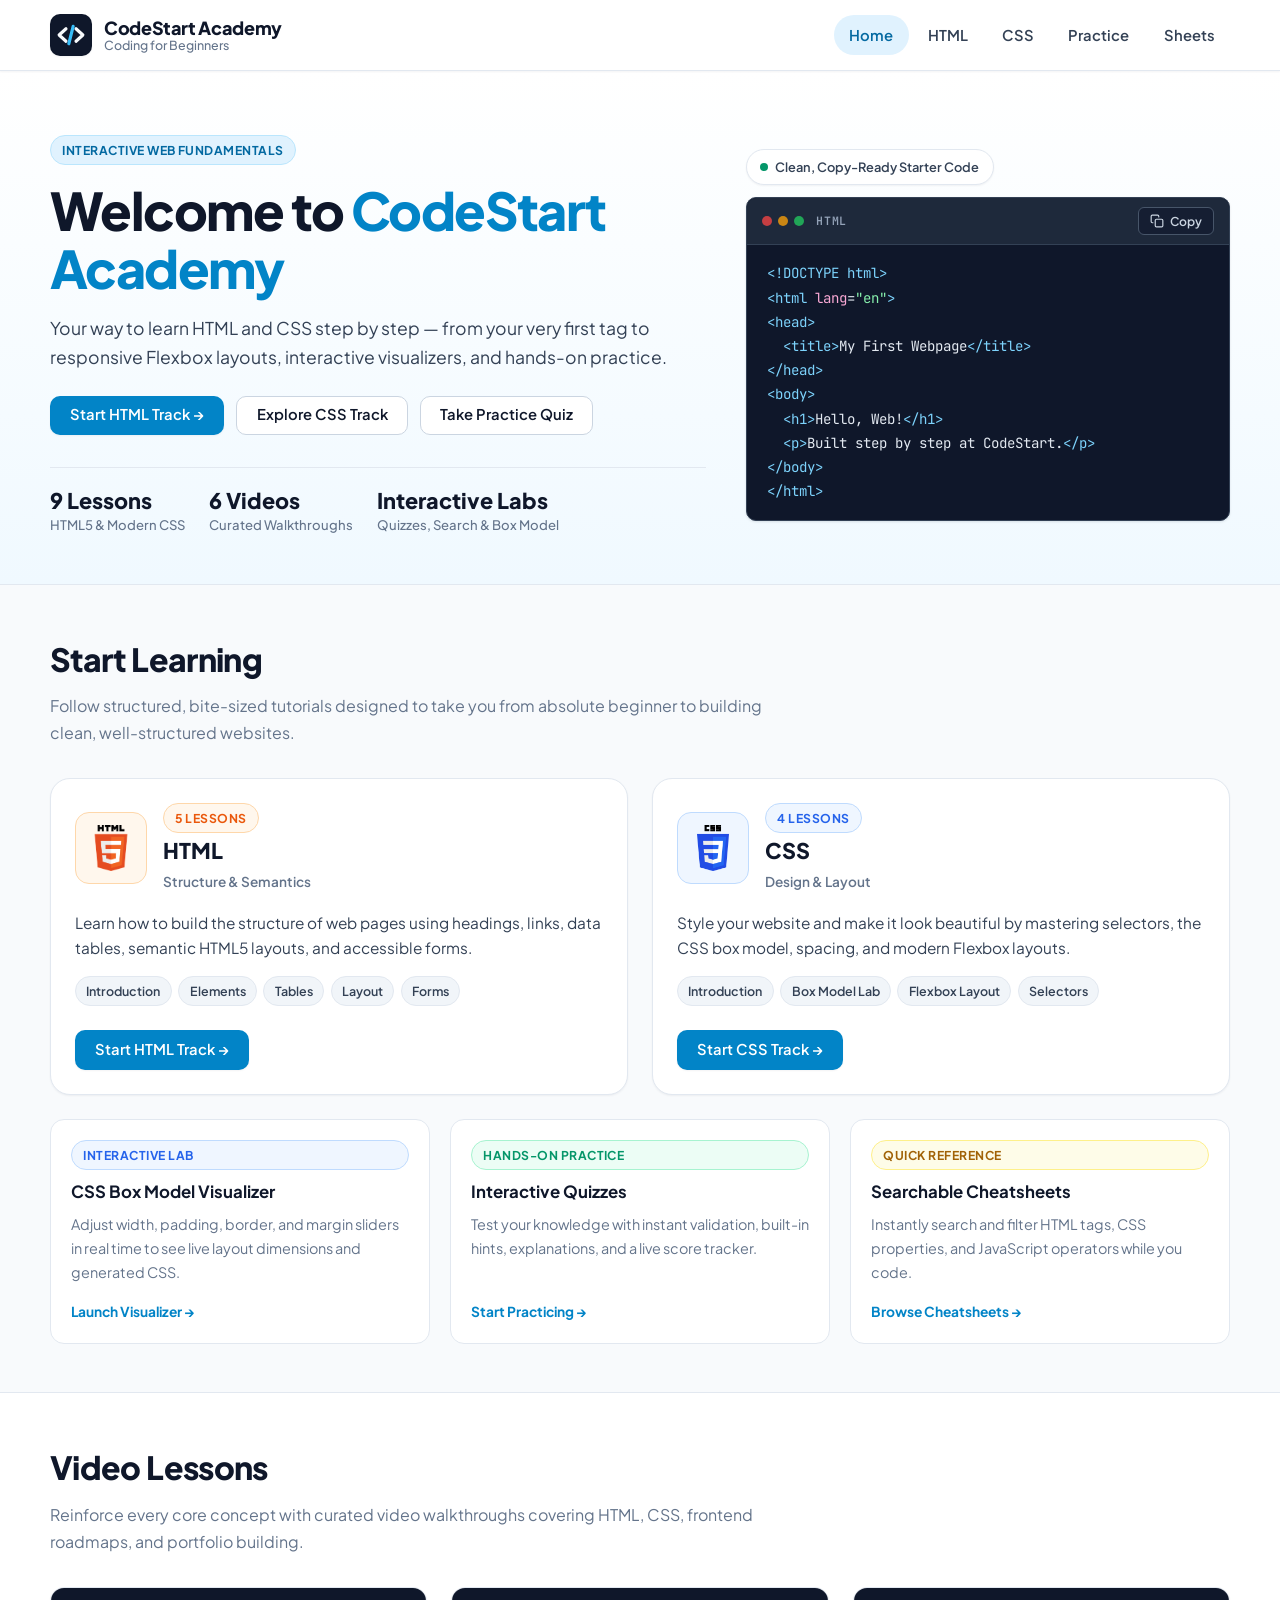
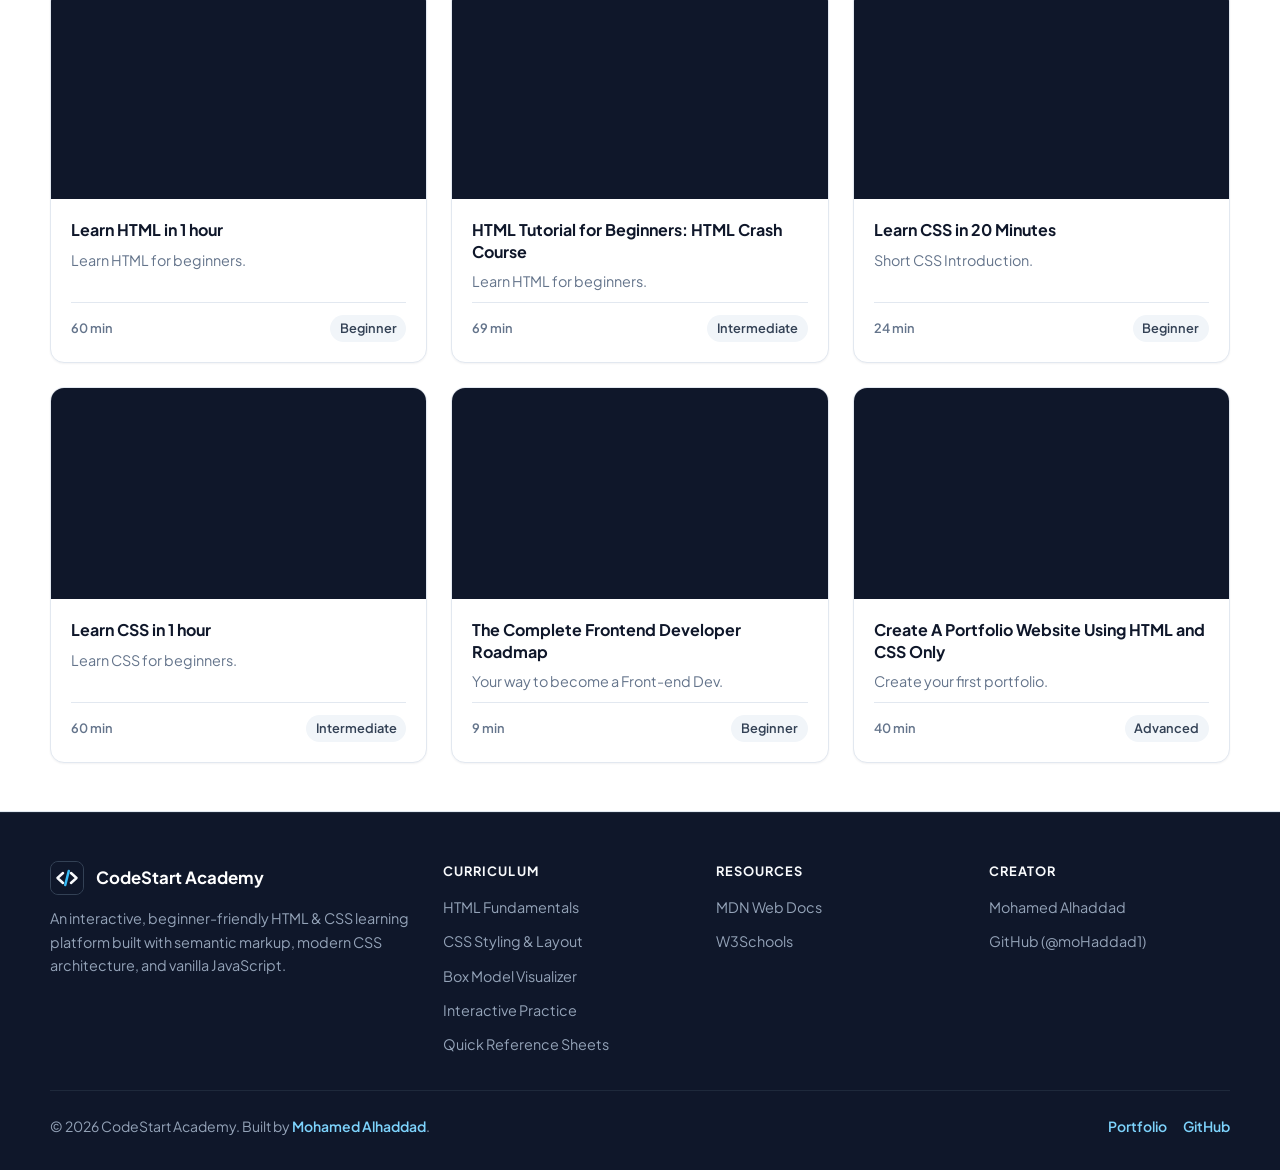
<file: index.html>
<!DOCTYPE html>
<html lang="en">
<head>
  <meta charset="UTF-8">
  <meta name="viewport" content="width=device-width, initial-scale=1.0">
  <meta name="description" content="CodeStart Academy — Learn HTML and CSS step by step with structured lessons, interactive labs, quizzes, and searchable quick-reference cheatsheets.">
  <meta name="author" content="Mohamed Alhaddad">
  <title>CodeStart Academy — Learn HTML &amp; CSS Step by Step</title>
  <link rel="preconnect" href="https://fonts.googleapis.com">
  <link rel="preconnect" href="https://fonts.gstatic.com" crossorigin>
  <link href="https://fonts.googleapis.com/css2?family=JetBrains+Mono:wght@400;500;600;700&amp;family=Plus+Jakarta+Sans:wght@400;500;600;700;800&amp;display=swap" rel="stylesheet">
  <link rel="stylesheet" href="assets/css/styles.css">
  <link rel="icon" type="image/svg+xml" href="favicon.svg">
  <script src="assets/js/app.js" defer></script>
</head>

<body>
<div class="page-wrapper">

  <header class="top-bar">
    <div class="container top-bar-inner">
      <a href="index.html" class="site-brand">
        <span class="site-logo-box">
          <img src="favicon.svg" alt="CodeStart Academy Logo" width="42" height="42">
        </span>
        <span class="site-brand-text">
          <span class="site-title">CodeStart Academy</span>
          <span class="site-subtitle">Coding for Beginners</span>
        </span>
      </a>

      <button type="button" class="nav-toggle" aria-expanded="false" aria-controls="primary-navigation" aria-label="Open navigation menu">
        <svg viewBox="0 0 24 24" fill="none" stroke="currentColor" stroke-width="2" stroke-linecap="round" stroke-linejoin="round" aria-hidden="true">
          <line x1="3" y1="6" x2="21" y2="6"></line>
          <line x1="3" y1="12" x2="21" y2="12"></line>
          <line x1="3" y1="18" x2="21" y2="18"></line>
        </svg>
      </button>

      <nav class="main-nav" id="primary-navigation" aria-label="Primary">
        <ul>
          <li><a href="index.html" class="active">Home</a></li>
          <li><a href="html-intro.html">HTML</a></li>
          <li><a href="css-intro.html">CSS</a></li>
          <li><a href="exercises.html">Practice</a></li>
          <li><a href="cheatsheets.html">Sheets</a></li>
        </ul>
      </nav>
    </div>
  </header>

  <main>
    <section class="hero-section">
      <div class="container hero-grid">
        <div>
          <div class="hero-eyebrow">
            <span class="badge badge-accent">Interactive Web Fundamentals</span>
          </div>
          <h1 class="hero-title">Welcome to <span>CodeStart Academy</span></h1>
          <p class="hero-lead">Your way to learn HTML and CSS step by step — from your very first tag to responsive Flexbox layouts, interactive visualizers, and hands-on practice.</p>

          <div class="hero-actions">
            <a href="html-intro.html" class="btn btn-primary">Start HTML Track &rarr;</a>
            <a href="css-intro.html" class="btn btn-secondary">Explore CSS Track</a>
            <a href="exercises.html" class="btn btn-secondary">Take Practice Quiz</a>
          </div>

          <div class="hero-stats">
            <div class="hero-stat">
              <strong>9 Lessons</strong>
              <span>HTML5 &amp; Modern CSS</span>
            </div>
            <div class="hero-stat">
              <strong>6 Videos</strong>
              <span>Curated Walkthroughs</span>
            </div>
            <div class="hero-stat">
              <strong>Interactive Labs</strong>
              <span>Quizzes, Search &amp; Box Model</span>
            </div>
          </div>
        </div>

        <div class="hero-visual">
          <div class="hero-preview-pill">
            <span class="hero-preview-dot" aria-hidden="true"></span>
            Clean, Copy-Ready Starter Code
          </div>
          <div class="code-card" data-lang="HTML">
            <pre><code><span class="tok-tag">&lt;!DOCTYPE html&gt;</span>
<span class="tok-tag">&lt;html</span> <span class="tok-attr">lang</span>=<span class="tok-str">"en"</span><span class="tok-tag">&gt;</span>
<span class="tok-tag">&lt;head&gt;</span>
  <span class="tok-tag">&lt;title&gt;</span>My First Webpage<span class="tok-tag">&lt;/title&gt;</span>
<span class="tok-tag">&lt;/head&gt;</span>
<span class="tok-tag">&lt;body&gt;</span>
  <span class="tok-tag">&lt;h1&gt;</span>Hello, Web!<span class="tok-tag">&lt;/h1&gt;</span>
  <span class="tok-tag">&lt;p&gt;</span>Built step by step at CodeStart.<span class="tok-tag">&lt;/p&gt;</span>
<span class="tok-tag">&lt;/body&gt;</span>
<span class="tok-tag">&lt;/html&gt;</span></code></pre>
          </div>
        </div>
      </div>
    </section>

    <section class="home-section">
      <div class="container">
        <div class="section-heading">
          <h2>Start Learning</h2>
          <p>Follow structured, bite-sized tutorials designed to take you from absolute beginner to building clean, well-structured websites.</p>
        </div>

        <div class="course-cards-grid">
          <article class="course-card">
            <div class="course-card-top">
              <div class="course-card-icon is-html">
                <img src="assets/images/html-logo.png" alt="HTML5 Logo" width="56" height="56">
              </div>
              <div>
                <span class="badge badge-html">5 Lessons</span>
                <h3>HTML</h3>
                <p class="course-card-subtitle">Structure &amp; Semantics</p>
              </div>
            </div>
            <p class="course-card-desc">Learn how to build the structure of web pages using headings, links, data tables, semantic HTML5 layouts, and accessible forms.</p>
            <div class="course-topic-pills">
              <span>Introduction</span>
              <span>Elements</span>
              <span>Tables</span>
              <span>Layout</span>
              <span>Forms</span>
            </div>
            <div class="course-card-footer">
              <a href="html-intro.html" class="btn btn-primary">Start HTML Track &rarr;</a>
            </div>
          </article>

          <article class="course-card">
            <div class="course-card-top">
              <div class="course-card-icon is-css">
                <img src="assets/images/css-logo.png" alt="CSS3 Logo" width="56" height="56">
              </div>
              <div>
                <span class="badge badge-css">4 Lessons</span>
                <h3>CSS</h3>
                <p class="course-card-subtitle">Design &amp; Layout</p>
              </div>
            </div>
            <p class="course-card-desc">Style your website and make it look beautiful by mastering selectors, the CSS box model, spacing, and modern Flexbox layouts.</p>
            <div class="course-topic-pills">
              <span>Introduction</span>
              <span>Box Model Lab</span>
              <span>Flexbox Layout</span>
              <span>Selectors</span>
            </div>
            <div class="course-card-footer">
              <a href="css-intro.html" class="btn btn-primary">Start CSS Track &rarr;</a>
            </div>
          </article>
        </div>

        <div class="quick-tools-grid">
          <a href="css-boxmodel.html" class="quick-tool-card">
            <span class="badge badge-css">Interactive Lab</span>
            <h3>CSS Box Model Visualizer</h3>
            <p>Adjust width, padding, border, and margin sliders in real time to see live layout dimensions and generated CSS.</p>
            <span class="quick-tool-cta">Launch Visualizer &rarr;</span>
          </a>

          <a href="exercises.html" class="quick-tool-card">
            <span class="badge badge-success">Hands-On Practice</span>
            <h3>Interactive Quizzes</h3>
            <p>Test your knowledge with instant validation, built-in hints, explanations, and a live score tracker.</p>
            <span class="quick-tool-cta">Start Practicing &rarr;</span>
          </a>

          <a href="cheatsheets.html" class="quick-tool-card">
            <span class="badge badge-js">Quick Reference</span>
            <h3>Searchable Cheatsheets</h3>
            <p>Instantly search and filter HTML tags, CSS properties, and JavaScript operators while you code.</p>
            <span class="quick-tool-cta">Browse Cheatsheets &rarr;</span>
          </a>
        </div>
      </div>
    </section>

    <section class="home-section home-section-alt">
      <div class="container">
        <div class="section-heading">
          <h2>Video Lessons</h2>
          <p>Reinforce every core concept with curated video walkthroughs covering HTML, CSS, frontend roadmaps, and portfolio building.</p>
        </div>

        <div class="video-grid">
          <article class="video-card">
            <div class="video-thumbnail">
              <iframe src="https://www.youtube.com/embed/HD13eq_Pmp8?si=lAJnQm1dvPcUPhL5" title="Learn HTML in 1 hour" loading="lazy" allow="accelerometer; autoplay; clipboard-write; encrypted-media; gyroscope; picture-in-picture; web-share" referrerpolicy="strict-origin-when-cross-origin" allowfullscreen></iframe>
            </div>
            <div class="video-details">
              <h3>Learn HTML in 1 hour</h3>
              <p>Learn HTML for beginners.</p>
              <div class="video-meta">
                <span>60 min</span>
                <span class="level-pill">Beginner</span>
              </div>
            </div>
          </article>

          <article class="video-card">
            <div class="video-thumbnail">
              <iframe src="https://www.youtube.com/embed/qz0aGYrrlhU?si=DffZNlHeiVyJZXyz" title="HTML Tutorial for Beginners: HTML Crash Course" loading="lazy" allow="accelerometer; autoplay; clipboard-write; encrypted-media; gyroscope; picture-in-picture; web-share" referrerpolicy="strict-origin-when-cross-origin" allowfullscreen></iframe>
            </div>
            <div class="video-details">
              <h3>HTML Tutorial for Beginners: HTML Crash Course</h3>
              <p>Learn HTML for beginners.</p>
              <div class="video-meta">
                <span>69 min</span>
                <span class="level-pill">Intermediate</span>
              </div>
            </div>
          </article>

          <article class="video-card">
            <div class="video-thumbnail">
              <iframe src="https://www.youtube.com/embed/1PnVor36_40?si=GQXmKsVrVGN1P1hh" title="Learn CSS in 20 Minutes" loading="lazy" allow="accelerometer; autoplay; clipboard-write; encrypted-media; gyroscope; picture-in-picture; web-share" referrerpolicy="strict-origin-when-cross-origin" allowfullscreen></iframe>
            </div>
            <div class="video-details">
              <h3>Learn CSS in 20 Minutes</h3>
              <p>Short CSS Introduction.</p>
              <div class="video-meta">
                <span>24 min</span>
                <span class="level-pill">Beginner</span>
              </div>
            </div>
          </article>

          <article class="video-card">
            <div class="video-thumbnail">
              <iframe src="https://www.youtube.com/embed/wRNinF7YQqQ?si=BdQgJ1-TwgeV7Cv5" title="Learn CSS in 1 hour" loading="lazy" allow="accelerometer; autoplay; clipboard-write; encrypted-media; gyroscope; picture-in-picture; web-share" referrerpolicy="strict-origin-when-cross-origin" allowfullscreen></iframe>
            </div>
            <div class="video-details">
              <h3>Learn CSS in 1 hour</h3>
              <p>Learn CSS for beginners.</p>
              <div class="video-meta">
                <span>60 min</span>
                <span class="level-pill">Intermediate</span>
              </div>
            </div>
          </article>

          <article class="video-card">
            <div class="video-thumbnail">
              <iframe src="https://www.youtube.com/embed/Tef1e9FiSR0?si=lFopAVijfDsfkyl3" title="The Complete Frontend Developer Roadmap" loading="lazy" allow="accelerometer; autoplay; clipboard-write; encrypted-media; gyroscope; picture-in-picture; web-share" referrerpolicy="strict-origin-when-cross-origin" allowfullscreen></iframe>
            </div>
            <div class="video-details">
              <h3>The Complete Frontend Developer Roadmap</h3>
              <p>Your way to become a Front-end Dev.</p>
              <div class="video-meta">
                <span>9 min</span>
                <span class="level-pill">Beginner</span>
              </div>
            </div>
          </article>

          <article class="video-card">
            <div class="video-thumbnail">
              <iframe src="https://www.youtube.com/embed/-u3vE84Wo_U?si=rHq2PiLGIrBMpJVK" title="Create A Portfolio Website Using HTML and CSS Only" loading="lazy" allow="accelerometer; autoplay; clipboard-write; encrypted-media; gyroscope; picture-in-picture; web-share" referrerpolicy="strict-origin-when-cross-origin" allowfullscreen></iframe>
            </div>
            <div class="video-details">
              <h3>Create A Portfolio Website Using HTML and CSS Only</h3>
              <p>Create your first portfolio.</p>
              <div class="video-meta">
                <span>40 min</span>
                <span class="level-pill">Advanced</span>
              </div>
            </div>
          </article>
        </div>
      </div>
    </section>
  </main>

  <footer class="site-footer">
    <div class="container">
      <div class="footer-grid">
        <div>
          <div class="footer-brand-title">
            <img src="favicon.svg" alt="CodeStart Academy" width="34" height="34">
            <span>CodeStart Academy</span>
          </div>
          <p class="footer-description">An interactive, beginner-friendly HTML &amp; CSS learning platform built with semantic markup, modern CSS architecture, and vanilla JavaScript.</p>
        </div>

        <div>
          <h3>Curriculum</h3>
          <ul class="footer-links">
            <li><a href="html-intro.html">HTML Fundamentals</a></li>
            <li><a href="css-intro.html">CSS Styling &amp; Layout</a></li>
            <li><a href="css-boxmodel.html">Box Model Visualizer</a></li>
            <li><a href="exercises.html">Interactive Practice</a></li>
            <li><a href="cheatsheets.html">Quick Reference Sheets</a></li>
          </ul>
        </div>

        <div>
          <h3>Resources</h3>
          <ul class="footer-links">
            <li><a href="https://developer.mozilla.org/" target="_blank" rel="noopener noreferrer">MDN Web Docs</a></li>
            <li><a href="https://www.w3schools.com/" target="_blank" rel="noopener noreferrer">W3Schools</a></li>
          </ul>
        </div>

        <div>
          <h3>Creator</h3>
          <ul class="footer-links">
            <li><a href="https://mohamedalhaddad.com" target="_blank" rel="noopener noreferrer">Mohamed Alhaddad</a></li>
            <li><a href="https://github.com/moHaddad1" target="_blank" rel="noopener noreferrer">GitHub (@moHaddad1)</a></li>
          </ul>
        </div>
      </div>

      <div class="footer-bottom">
        <p>&copy; 2026 CodeStart Academy. Built by <a href="https://mohamedalhaddad.com" target="_blank" rel="noopener noreferrer">Mohamed Alhaddad</a>.</p>
        <div class="footer-credit-links">
          <a href="https://mohamedalhaddad.com" target="_blank" rel="noopener noreferrer">Portfolio</a>
          <a href="https://github.com/moHaddad1" target="_blank" rel="noopener noreferrer">GitHub</a>
        </div>
      </div>
    </div>
  </footer>

</div>
</body>
</html>
</file>
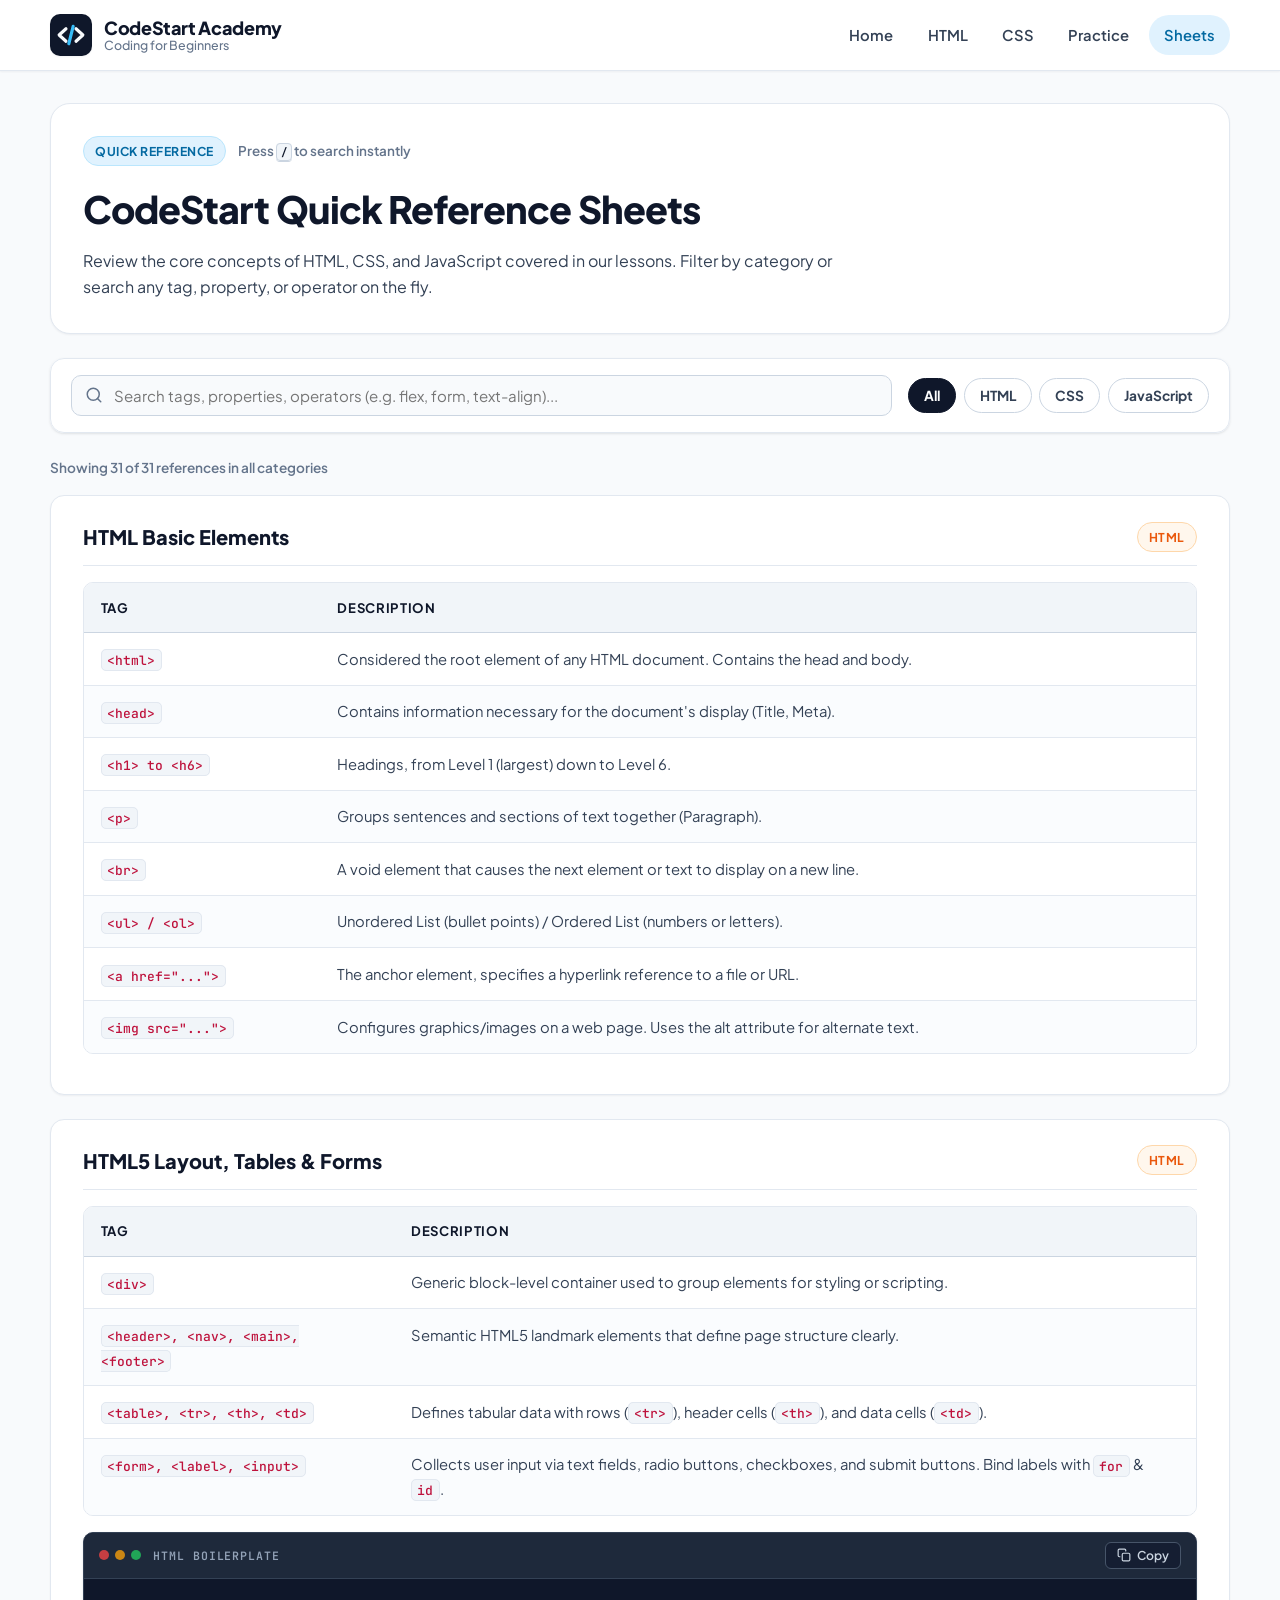
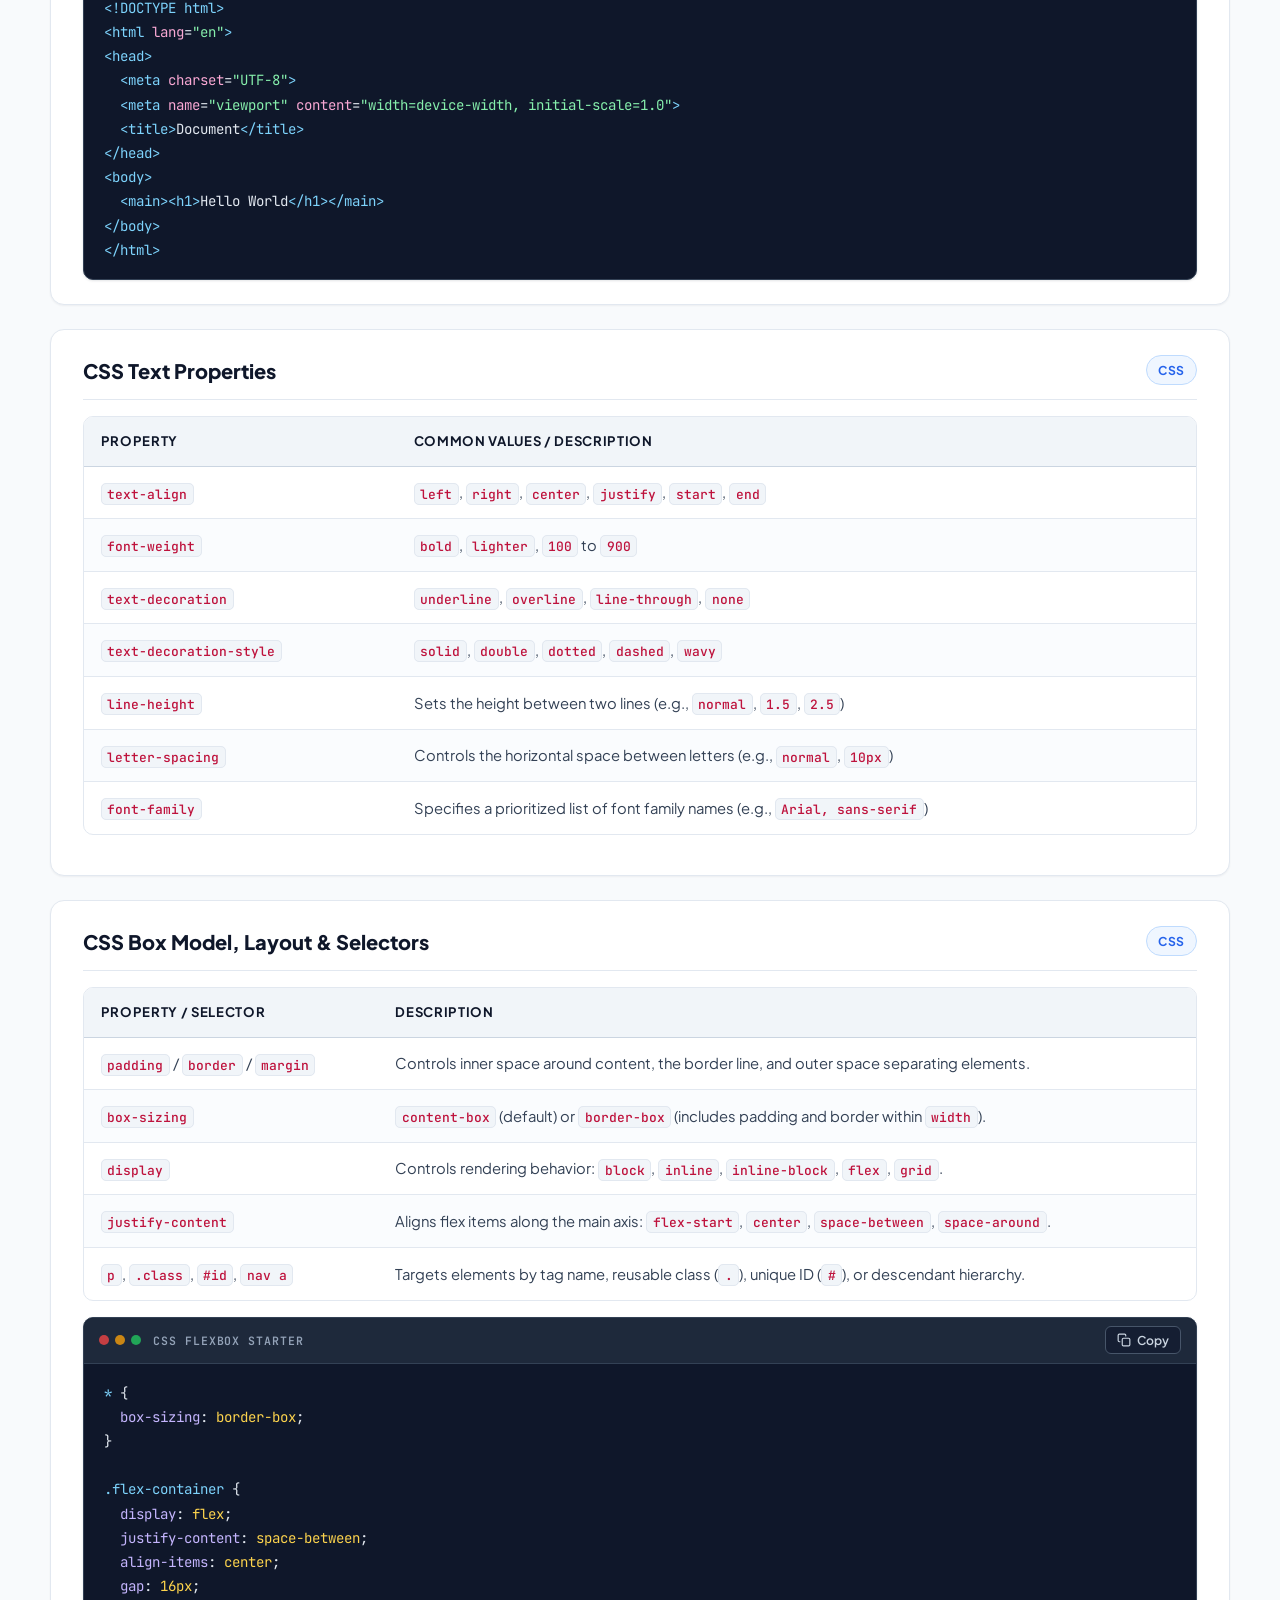
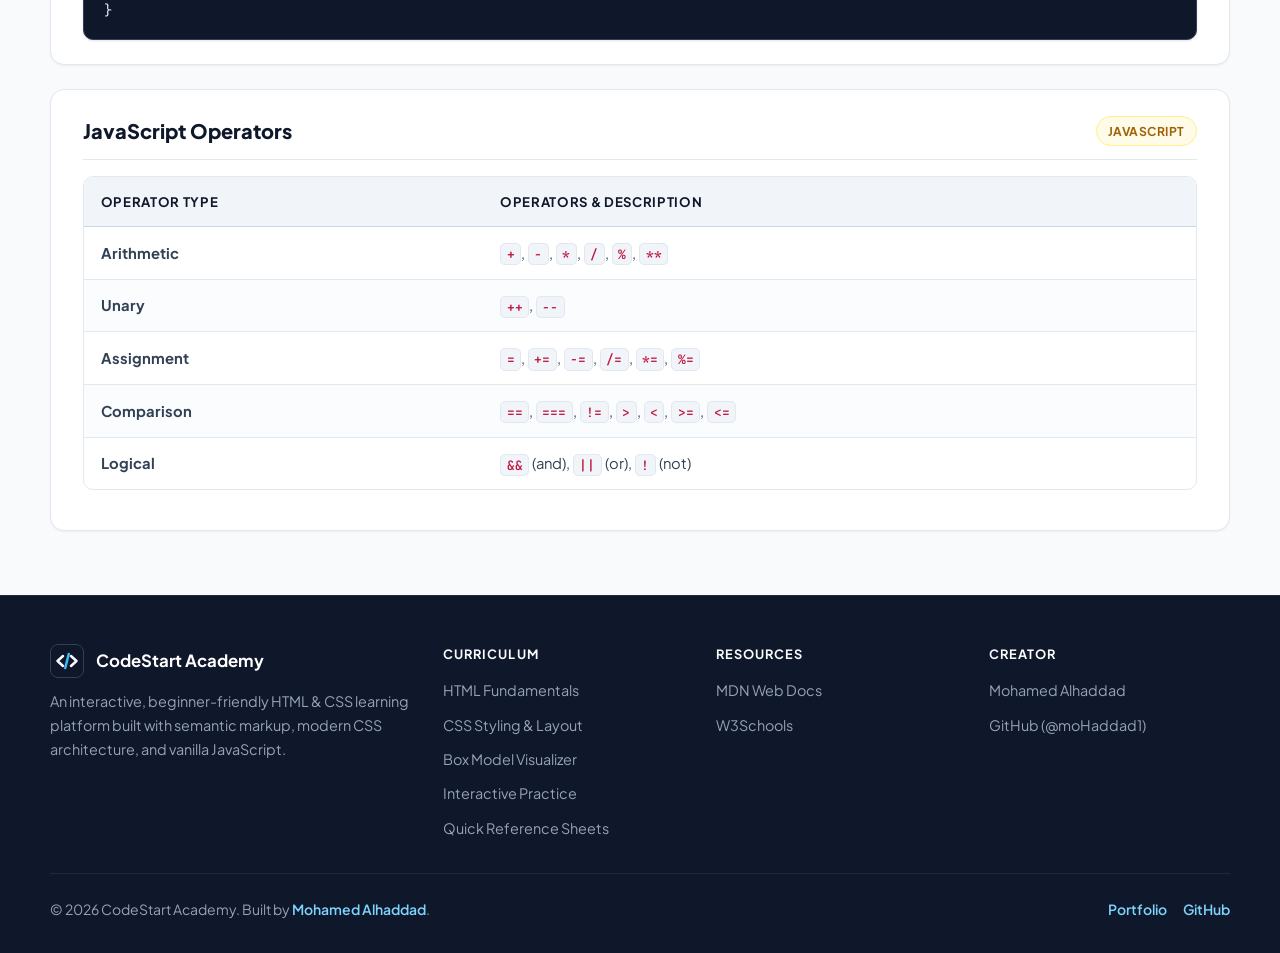
<file: cheatsheets.html>
<!DOCTYPE html>
<html lang="en">
<head>
  <meta charset="UTF-8">
  <meta name="viewport" content="width=device-width, initial-scale=1.0">
  <meta name="description" content="Searchable HTML, CSS, and JavaScript quick-reference cheatsheets with copy-ready code snippets.">
  <meta name="author" content="Mohamed Alhaddad">
  <title>CodeStart Academy — Quick Reference Cheatsheets</title>
  <link rel="preconnect" href="https://fonts.googleapis.com">
  <link rel="preconnect" href="https://fonts.gstatic.com" crossorigin>
  <link href="https://fonts.googleapis.com/css2?family=JetBrains+Mono:wght@400;500;600;700&amp;family=Plus+Jakarta+Sans:wght@400;500;600;700;800&amp;display=swap" rel="stylesheet">
  <link rel="stylesheet" href="assets/css/styles.css">
  <link rel="icon" type="image/svg+xml" href="favicon.svg">
  <script src="assets/js/app.js" defer></script>
</head>

<body>
<div class="page-wrapper">

  <header class="top-bar">
    <div class="container top-bar-inner">
      <a href="index.html" class="site-brand">
        <span class="site-logo-box">
          <img src="favicon.svg" alt="CodeStart Academy Logo" width="42" height="42">
        </span>
        <span class="site-brand-text">
          <span class="site-title">CodeStart Academy</span>
          <span class="site-subtitle">Coding for Beginners</span>
        </span>
      </a>

      <button type="button" class="nav-toggle" aria-expanded="false" aria-controls="primary-navigation" aria-label="Open navigation menu">
        <svg viewBox="0 0 24 24" fill="none" stroke="currentColor" stroke-width="2" stroke-linecap="round" stroke-linejoin="round" aria-hidden="true">
          <line x1="3" y1="6" x2="21" y2="6"></line>
          <line x1="3" y1="12" x2="21" y2="12"></line>
          <line x1="3" y1="18" x2="21" y2="18"></line>
        </svg>
      </button>

      <nav class="main-nav" id="primary-navigation" aria-label="Primary">
        <ul>
          <li><a href="index.html">Home</a></li>
          <li><a href="html-intro.html">HTML</a></li>
          <li><a href="css-intro.html">CSS</a></li>
          <li><a href="exercises.html">Practice</a></li>
          <li><a href="cheatsheets.html" class="active">Sheets</a></li>
        </ul>
      </nav>
    </div>
  </header>

  <main class="page-content">
    <div class="container" data-cheatsheet-root>

      <header class="page-banner">
        <div class="lesson-header-meta">
          <span class="badge badge-accent">Quick Reference</span>
          <span class="lesson-step-label">Press <kbd>/</kbd> to search instantly</span>
        </div>
        <h1>CodeStart Quick Reference Sheets</h1>
        <p>Review the core concepts of HTML, CSS, and JavaScript covered in our lessons. Filter by category or search any tag, property, or operator on the fly.</p>
      </header>

      <div class="cheatsheet-toolbar" role="region" aria-label="Search and filter cheatsheets">
        <div class="search-input-wrap">
          <svg viewBox="0 0 24 24" fill="none" stroke="currentColor" stroke-width="2" stroke-linecap="round" stroke-linejoin="round" aria-hidden="true">
            <circle cx="11" cy="11" r="8"></circle>
            <line x1="21" y1="21" x2="16.65" y2="16.65"></line>
          </svg>
          <label for="cheatsheet-search" class="sr-only">Search HTML tags, CSS properties, or JS operators</label>
          <input type="search" id="cheatsheet-search" class="search-input" placeholder="Search tags, properties, operators (e.g. flex, form, text-align)..." autocomplete="off">
          <button type="button" id="cheatsheet-search-clear" class="search-clear-btn" aria-label="Clear search">&times;</button>
        </div>

        <div class="filter-pills" role="group" aria-label="Filter by category">
          <button type="button" class="filter-pill is-active" data-filter-category="all" aria-pressed="true">All</button>
          <button type="button" class="filter-pill" data-filter-category="html" aria-pressed="false">HTML</button>
          <button type="button" class="filter-pill" data-filter-category="css" aria-pressed="false">CSS</button>
          <button type="button" class="filter-pill" data-filter-category="js" aria-pressed="false">JavaScript</button>
        </div>
      </div>

      <p id="cheatsheet-status" class="cheatsheet-status" aria-live="polite"></p>

      <div class="cheatsheet-sections">

        <section class="lesson-section" data-cheat-section data-category="html">
          <div class="cheatsheet-section-header">
            <h2>HTML Basic Elements</h2>
            <span class="badge badge-html">HTML</span>
          </div>

          <div class="table-scroll">
            <table class="lesson-table">
              <thead>
                <tr>
                  <th>Tag</th>
                  <th>Description</th>
                </tr>
              </thead>
              <tbody>
                <tr data-cheat-item data-keywords="html root document">
                  <td><code>&lt;html&gt;</code></td>
                  <td>Considered the root element of any HTML document. Contains the head and body.</td>
                </tr>
                <tr data-cheat-item data-keywords="head metadata title link">
                  <td><code>&lt;head&gt;</code></td>
                  <td>Contains information necessary for the document's display (Title, Meta).</td>
                </tr>
                <tr data-cheat-item data-keywords="headings h1 h2 h3 h4 h5 h6 title">
                  <td><code>&lt;h1&gt; to &lt;h6&gt;</code></td>
                  <td>Headings, from Level 1 (largest) down to Level 6.</td>
                </tr>
                <tr data-cheat-item data-keywords="paragraph text p">
                  <td><code>&lt;p&gt;</code></td>
                  <td>Groups sentences and sections of text together (Paragraph).</td>
                </tr>
                <tr data-cheat-item data-keywords="br line break void empty">
                  <td><code>&lt;br&gt;</code></td>
                  <td>A void element that causes the next element or text to display on a new line.</td>
                </tr>
                <tr data-cheat-item data-keywords="ul ol li list bullets ordered unordered">
                  <td><code>&lt;ul&gt; / &lt;ol&gt;</code></td>
                  <td>Unordered List (bullet points) / Ordered List (numbers or letters).</td>
                </tr>
                <tr data-cheat-item data-keywords="anchor link hyperlink href a">
                  <td><code>&lt;a href="..."&gt;</code></td>
                  <td>The anchor element, specifies a hyperlink reference to a file or URL.</td>
                </tr>
                <tr data-cheat-item data-keywords="img image src alt picture">
                  <td><code>&lt;img src="..."&gt;</code></td>
                  <td>Configures graphics/images on a web page. Uses the alt attribute for alternate text.</td>
                </tr>
              </tbody>
            </table>
          </div>
        </section>

        <section class="lesson-section" data-cheat-section data-category="html">
          <div class="cheatsheet-section-header">
            <h2>HTML5 Layout, Tables &amp; Forms</h2>
            <span class="badge badge-html">HTML</span>
          </div>

          <div class="table-scroll">
            <table class="lesson-table">
              <thead>
                <tr>
                  <th>Tag</th>
                  <th>Description</th>
                </tr>
              </thead>
              <tbody>
                <tr data-cheat-item data-keywords="div container block wrapper layout">
                  <td><code>&lt;div&gt;</code></td>
                  <td>Generic block-level container used to group elements for styling or scripting.</td>
                </tr>
                <tr data-cheat-item data-keywords="header nav main footer semantic html5">
                  <td><code>&lt;header&gt;, &lt;nav&gt;, &lt;main&gt;, &lt;footer&gt;</code></td>
                  <td>Semantic HTML5 landmark elements that define page structure clearly.</td>
                </tr>
                <tr data-cheat-item data-keywords="table tr th td thead tbody rows columns">
                  <td><code>&lt;table&gt;, &lt;tr&gt;, &lt;th&gt;, &lt;td&gt;</code></td>
                  <td>Defines tabular data with rows (<code>&lt;tr&gt;</code>), header cells (<code>&lt;th&gt;</code>), and data cells (<code>&lt;td&gt;</code>).</td>
                </tr>
                <tr data-cheat-item data-keywords="form input label submit text radio checkbox name">
                  <td><code>&lt;form&gt;, &lt;label&gt;, &lt;input&gt;</code></td>
                  <td>Collects user input via text fields, radio buttons, checkboxes, and submit buttons. Bind labels with <code>for</code> &amp; <code>id</code>.</td>
                </tr>
              </tbody>
            </table>
          </div>

          <div data-cheat-item data-keywords="html5 boilerplate template starter snippet">
            <div class="code-card" data-lang="HTML Boilerplate">
              <pre><code><span class="tok-tag">&lt;!DOCTYPE html&gt;</span>
<span class="tok-tag">&lt;html</span> <span class="tok-attr">lang</span>=<span class="tok-str">"en"</span><span class="tok-tag">&gt;</span>
<span class="tok-tag">&lt;head&gt;</span>
  <span class="tok-tag">&lt;meta</span> <span class="tok-attr">charset</span>=<span class="tok-str">"UTF-8"</span><span class="tok-tag">&gt;</span>
  <span class="tok-tag">&lt;meta</span> <span class="tok-attr">name</span>=<span class="tok-str">"viewport"</span> <span class="tok-attr">content</span>=<span class="tok-str">"width=device-width, initial-scale=1.0"</span><span class="tok-tag">&gt;</span>
  <span class="tok-tag">&lt;title&gt;</span>Document<span class="tok-tag">&lt;/title&gt;</span>
<span class="tok-tag">&lt;/head&gt;</span>
<span class="tok-tag">&lt;body&gt;</span>
  <span class="tok-tag">&lt;main&gt;</span><span class="tok-tag">&lt;h1&gt;</span>Hello World<span class="tok-tag">&lt;/h1&gt;</span><span class="tok-tag">&lt;/main&gt;</span>
<span class="tok-tag">&lt;/body&gt;</span>
<span class="tok-tag">&lt;/html&gt;</span></code></pre>
            </div>
          </div>
        </section>

        <section class="lesson-section" data-cheat-section data-category="css">
          <div class="cheatsheet-section-header">
            <h2>CSS Text Properties</h2>
            <span class="badge badge-css">CSS</span>
          </div>

          <div class="table-scroll">
            <table class="lesson-table">
              <thead>
                <tr>
                  <th>Property</th>
                  <th>Common Values / Description</th>
                </tr>
              </thead>
              <tbody>
                <tr data-cheat-item data-keywords="text-align alignment center left right justify">
                  <td><code>text-align</code></td>
                  <td><code>left</code>, <code>right</code>, <code>center</code>, <code>justify</code>, <code>start</code>, <code>end</code></td>
                </tr>
                <tr data-cheat-item data-keywords="font-weight bold thickness typography">
                  <td><code>font-weight</code></td>
                  <td><code>bold</code>, <code>lighter</code>, <code>100</code> to <code>900</code></td>
                </tr>
                <tr data-cheat-item data-keywords="text-decoration underline overline line-through">
                  <td><code>text-decoration</code></td>
                  <td><code>underline</code>, <code>overline</code>, <code>line-through</code>, <code>none</code></td>
                </tr>
                <tr data-cheat-item data-keywords="text-decoration-style solid double dotted dashed wavy">
                  <td><code>text-decoration-style</code></td>
                  <td><code>solid</code>, <code>double</code>, <code>dotted</code>, <code>dashed</code>, <code>wavy</code></td>
                </tr>
                <tr data-cheat-item data-keywords="line-height leading spacing typography">
                  <td><code>line-height</code></td>
                  <td>Sets the height between two lines (e.g., <code>normal</code>, <code>1.5</code>, <code>2.5</code>)</td>
                </tr>
                <tr data-cheat-item data-keywords="letter-spacing tracking kerning">
                  <td><code>letter-spacing</code></td>
                  <td>Controls the horizontal space between letters (e.g., <code>normal</code>, <code>10px</code>)</td>
                </tr>
                <tr data-cheat-item data-keywords="font-family typeface fonts sans-serif">
                  <td><code>font-family</code></td>
                  <td>Specifies a prioritized list of font family names (e.g., <code>Arial, sans-serif</code>)</td>
                </tr>
              </tbody>
            </table>
          </div>
        </section>

        <section class="lesson-section" data-cheat-section data-category="css">
          <div class="cheatsheet-section-header">
            <h2>CSS Box Model, Layout &amp; Selectors</h2>
            <span class="badge badge-css">CSS</span>
          </div>

          <div class="table-scroll">
            <table class="lesson-table">
              <thead>
                <tr>
                  <th>Property / Selector</th>
                  <th>Description</th>
                </tr>
              </thead>
              <tbody>
                <tr data-cheat-item data-keywords="margin padding border box model spacing">
                  <td><code>padding</code> / <code>border</code> / <code>margin</code></td>
                  <td>Controls inner space around content, the border line, and outer space separating elements.</td>
                </tr>
                <tr data-cheat-item data-keywords="box-sizing border-box content-box width">
                  <td><code>box-sizing</code></td>
                  <td><code>content-box</code> (default) or <code>border-box</code> (includes padding and border within <code>width</code>).</td>
                </tr>
                <tr data-cheat-item data-keywords="display block inline flex flexbox layout">
                  <td><code>display</code></td>
                  <td>Controls rendering behavior: <code>block</code>, <code>inline</code>, <code>inline-block</code>, <code>flex</code>, <code>grid</code>.</td>
                </tr>
                <tr data-cheat-item data-keywords="justify-content align-items flexbox alignment">
                  <td><code>justify-content</code></td>
                  <td>Aligns flex items along the main axis: <code>flex-start</code>, <code>center</code>, <code>space-between</code>, <code>space-around</code>.</td>
                </tr>
                <tr data-cheat-item data-keywords="selectors element class id descendant dot hash">
                  <td><code>p</code>, <code>.class</code>, <code>#id</code>, <code>nav a</code></td>
                  <td>Targets elements by tag name, reusable class (<code>.</code>), unique ID (<code>#</code>), or descendant hierarchy.</td>
                </tr>
              </tbody>
            </table>
          </div>

          <div data-cheat-item data-keywords="css flexbox center box-sizing reset snippet">
            <div class="code-card" data-lang="CSS Flexbox Starter">
              <pre><code><span class="tok-tag">*</span> {
  <span class="tok-prop">box-sizing</span>: <span class="tok-val">border-box</span>;
}

<span class="tok-tag">.flex-container</span> {
  <span class="tok-prop">display</span>: <span class="tok-val">flex</span>;
  <span class="tok-prop">justify-content</span>: <span class="tok-val">space-between</span>;
  <span class="tok-prop">align-items</span>: <span class="tok-val">center</span>;
  <span class="tok-prop">gap</span>: <span class="tok-val">16px</span>;
}</code></pre>
            </div>
          </div>
        </section>

        <section class="lesson-section" data-cheat-section data-category="js">
          <div class="cheatsheet-section-header">
            <h2>JavaScript Operators</h2>
            <span class="badge badge-js">JavaScript</span>
          </div>

          <div class="table-scroll">
            <table class="lesson-table">
              <thead>
                <tr>
                  <th>Operator Type</th>
                  <th>Operators &amp; Description</th>
                </tr>
              </thead>
              <tbody>
                <tr data-cheat-item data-keywords="arithmetic math add subtract multiply divide modulo power">
                  <td><strong>Arithmetic</strong></td>
                  <td><code>+</code>, <code>-</code>, <code>*</code>, <code>/</code>, <code>%</code>, <code>**</code></td>
                </tr>
                <tr data-cheat-item data-keywords="unary increment decrement">
                  <td><strong>Unary</strong></td>
                  <td><code>++</code>, <code>--</code></td>
                </tr>
                <tr data-cheat-item data-keywords="assignment equals assign">
                  <td><strong>Assignment</strong></td>
                  <td><code>=</code>, <code>+=</code>, <code>-=</code>, <code>/=</code>, <code>*=</code>, <code>%=</code></td>
                </tr>
                <tr data-cheat-item data-keywords="comparison equality strict greater less">
                  <td><strong>Comparison</strong></td>
                  <td><code>==</code>, <code>===</code>, <code>!=</code>, <code>&gt;</code>, <code>&lt;</code>, <code>&gt;=</code>, <code>&lt;=</code></td>
                </tr>
                <tr data-cheat-item data-keywords="logical and or not boolean">
                  <td><strong>Logical</strong></td>
                  <td><code>&amp;&amp;</code> (and), <code>||</code> (or), <code>!</code> (not)</td>
                </tr>
              </tbody>
            </table>
          </div>
        </section>

      </div>

      <div id="cheatsheet-empty" class="cheatsheet-empty" role="status">
        <h3>No matching references found</h3>
        <p>Try searching for another HTML tag, CSS property, or JavaScript operator.</p>
        <button type="button" id="cheatsheet-reset-empty" class="btn btn-primary">Reset Search &amp; Filters</button>
      </div>

    </div>
  </main>

  <footer class="site-footer">
    <div class="container">
      <div class="footer-grid">
        <div>
          <div class="footer-brand-title">
            <img src="favicon.svg" alt="CodeStart Academy" width="34" height="34">
            <span>CodeStart Academy</span>
          </div>
          <p class="footer-description">An interactive, beginner-friendly HTML &amp; CSS learning platform built with semantic markup, modern CSS architecture, and vanilla JavaScript.</p>
        </div>

        <div>
          <h3>Curriculum</h3>
          <ul class="footer-links">
            <li><a href="html-intro.html">HTML Fundamentals</a></li>
            <li><a href="css-intro.html">CSS Styling &amp; Layout</a></li>
            <li><a href="css-boxmodel.html">Box Model Visualizer</a></li>
            <li><a href="exercises.html">Interactive Practice</a></li>
            <li><a href="cheatsheets.html">Quick Reference Sheets</a></li>
          </ul>
        </div>

        <div>
          <h3>Resources</h3>
          <ul class="footer-links">
            <li><a href="https://developer.mozilla.org/" target="_blank" rel="noopener noreferrer">MDN Web Docs</a></li>
            <li><a href="https://www.w3schools.com/" target="_blank" rel="noopener noreferrer">W3Schools</a></li>
          </ul>
        </div>

        <div>
          <h3>Creator</h3>
          <ul class="footer-links">
            <li><a href="https://mohamedalhaddad.com" target="_blank" rel="noopener noreferrer">Mohamed Alhaddad</a></li>
            <li><a href="https://github.com/moHaddad1" target="_blank" rel="noopener noreferrer">GitHub (@moHaddad1)</a></li>
          </ul>
        </div>
      </div>

      <div class="footer-bottom">
        <p>&copy; 2026 CodeStart Academy. Built by <a href="https://mohamedalhaddad.com" target="_blank" rel="noopener noreferrer">Mohamed Alhaddad</a>.</p>
        <div class="footer-credit-links">
          <a href="https://mohamedalhaddad.com" target="_blank" rel="noopener noreferrer">Portfolio</a>
          <a href="https://github.com/moHaddad1" target="_blank" rel="noopener noreferrer">GitHub</a>
        </div>
      </div>
    </div>
  </footer>

</div>
</body>
</html>
</file>
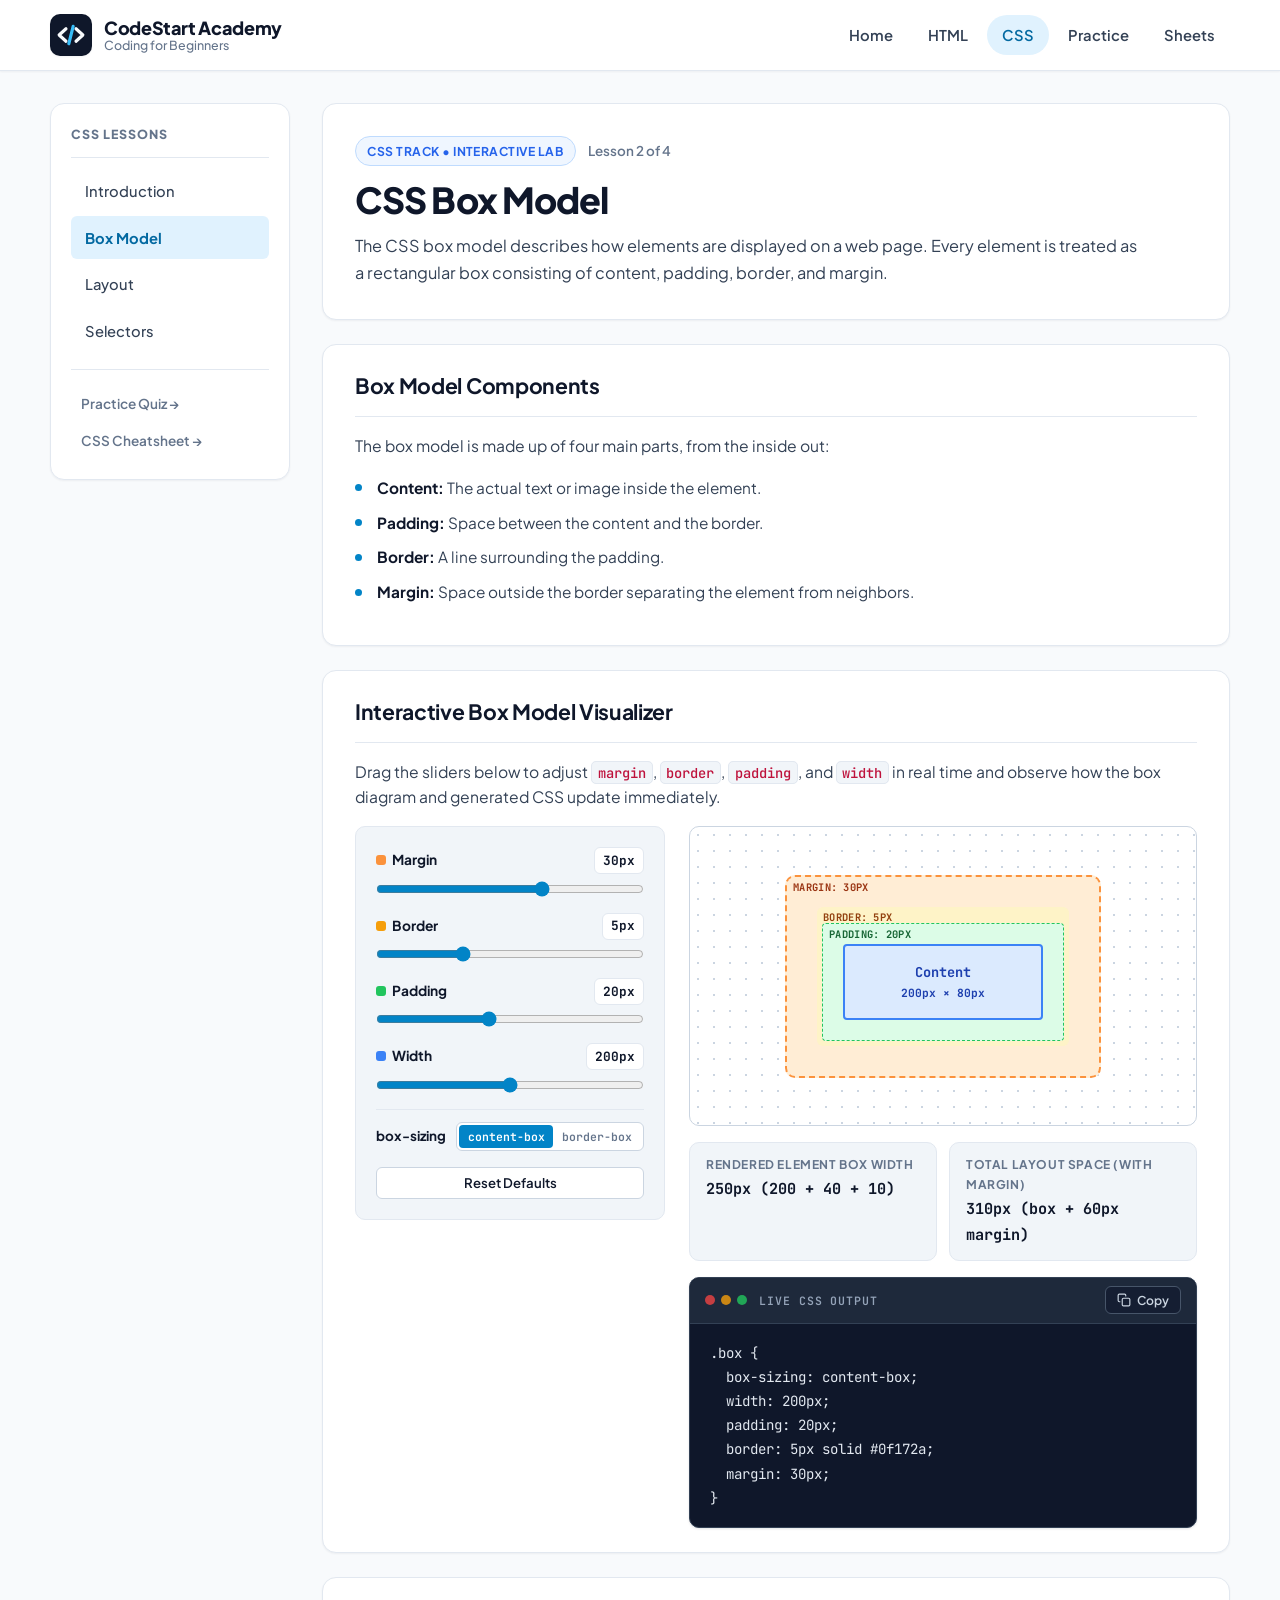
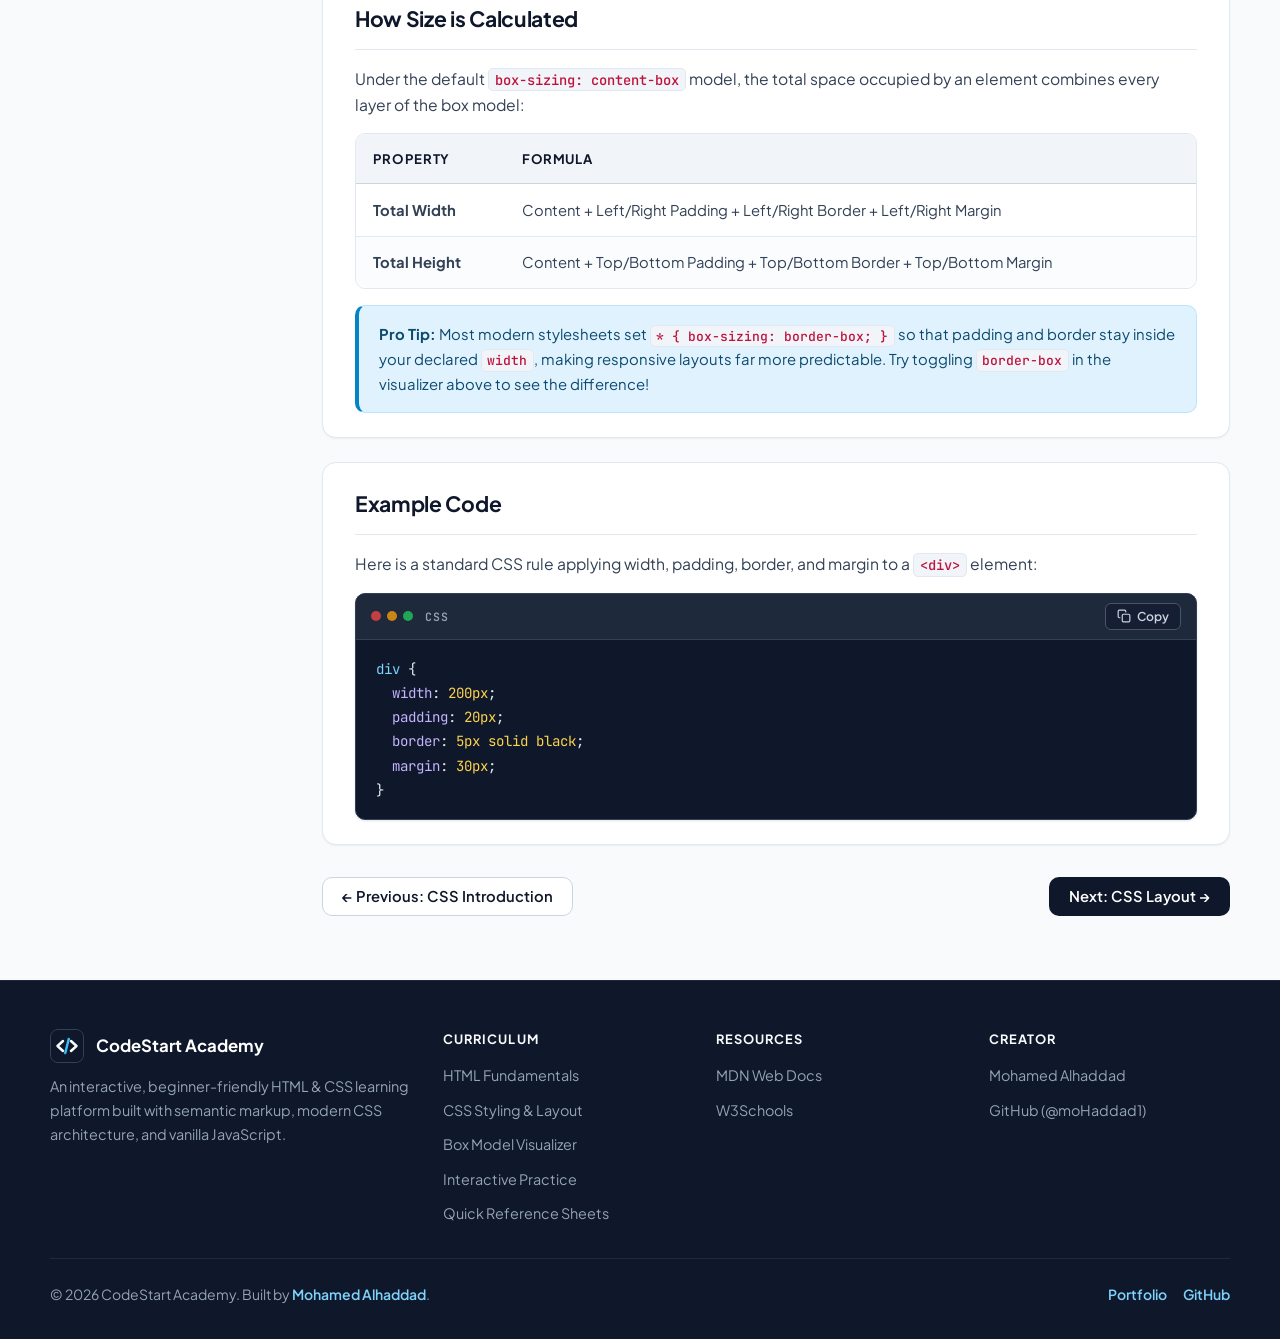
<file: css-boxmodel.html>
<!DOCTYPE html>
<html lang="en">
<head>
  <meta charset="UTF-8">
  <meta name="viewport" content="width=device-width, initial-scale=1.0">
  <meta name="description" content="Master the CSS Box Model with an interactive live visualizer for content width, padding, border, margin, and box-sizing.">
  <meta name="author" content="Mohamed Alhaddad">
  <title>CodeStart Academy — CSS Box Model</title>
  <link rel="preconnect" href="https://fonts.googleapis.com">
  <link rel="preconnect" href="https://fonts.gstatic.com" crossorigin>
  <link href="https://fonts.googleapis.com/css2?family=JetBrains+Mono:wght@400;500;600;700&amp;family=Plus+Jakarta+Sans:wght@400;500;600;700;800&amp;display=swap" rel="stylesheet">
  <link rel="stylesheet" href="assets/css/styles.css">
  <link rel="icon" type="image/svg+xml" href="favicon.svg">
  <script src="assets/js/app.js" defer></script>
</head>

<body>
<div class="page-wrapper">

  <header class="top-bar">
    <div class="container top-bar-inner">
      <a href="index.html" class="site-brand">
        <span class="site-logo-box">
          <img src="favicon.svg" alt="CodeStart Academy Logo" width="42" height="42">
        </span>
        <span class="site-brand-text">
          <span class="site-title">CodeStart Academy</span>
          <span class="site-subtitle">Coding for Beginners</span>
        </span>
      </a>

      <button type="button" class="nav-toggle" aria-expanded="false" aria-controls="primary-navigation" aria-label="Open navigation menu">
        <svg viewBox="0 0 24 24" fill="none" stroke="currentColor" stroke-width="2" stroke-linecap="round" stroke-linejoin="round" aria-hidden="true">
          <line x1="3" y1="6" x2="21" y2="6"></line>
          <line x1="3" y1="12" x2="21" y2="12"></line>
          <line x1="3" y1="18" x2="21" y2="18"></line>
        </svg>
      </button>

      <nav class="main-nav" id="primary-navigation" aria-label="Primary">
        <ul>
          <li><a href="index.html">Home</a></li>
          <li><a href="html-intro.html">HTML</a></li>
          <li><a href="css-intro.html" class="active">CSS</a></li>
          <li><a href="exercises.html">Practice</a></li>
          <li><a href="cheatsheets.html">Sheets</a></li>
        </ul>
      </nav>
    </div>
  </header>

  <main class="page-content">
    <div class="lesson-layout">

      <aside class="lesson-sidebar" aria-label="CSS lessons">
        <h2 class="sidebar-title">CSS Lessons</h2>
        <ul class="sidebar-links">
          <li><a href="css-intro.html">Introduction</a></li>
          <li><a href="css-boxmodel.html" class="active">Box Model</a></li>
          <li><a href="css-layout.html">Layout</a></li>
          <li><a href="css-selectors.html">Selectors</a></li>
        </ul>
        <div class="sidebar-divider"></div>
        <a href="exercises.html" class="sidebar-secondary-link">Practice Quiz &rarr;</a>
        <a href="cheatsheets.html" class="sidebar-secondary-link">CSS Cheatsheet &rarr;</a>
      </aside>

      <div class="lesson-content">

        <header class="lesson-header">
          <div class="lesson-header-meta">
            <span class="badge badge-css">CSS Track &bull; Interactive Lab</span>
            <span class="lesson-step-label">Lesson 2 of 4</span>
          </div>
          <h1 class="lesson-page-title">CSS Box Model</h1>
          <p class="lesson-page-lead">The CSS box model describes how elements are displayed on a web page. Every element is treated as a rectangular box consisting of content, padding, border, and margin.</p>
        </header>

        <section class="lesson-section">
          <h2 class="lesson-title">Box Model Components</h2>
          <p class="lesson-text">The box model is made up of four main parts, from the inside out:</p>
          <ul class="lesson-list">
            <li><strong>Content:</strong> The actual text or image inside the element.</li>
            <li><strong>Padding:</strong> Space between the content and the border.</li>
            <li><strong>Border:</strong> A line surrounding the padding.</li>
            <li><strong>Margin:</strong> Space outside the border separating the element from neighbors.</li>
          </ul>
        </section>

        <section class="lesson-section" data-boxmodel-visualizer>
          <h2 class="lesson-title">Interactive Box Model Visualizer</h2>
          <p class="lesson-text">Drag the sliders below to adjust <code>margin</code>, <code>border</code>, <code>padding</code>, and <code>width</code> in real time and observe how the box diagram and generated CSS update immediately.</p>

          <div class="bm-workbench">
            <div class="bm-controls">
              <div class="bm-control-group">
                <div class="bm-control-header">
                  <label for="bm-margin"><span class="bm-control-dot is-margin"></span>Margin</label>
                  <span class="bm-value-pill" id="bm-margin-val">30px</span>
                </div>
                <input type="range" id="bm-margin" class="bm-slider" min="0" max="48" value="30">
              </div>

              <div class="bm-control-group">
                <div class="bm-control-header">
                  <label for="bm-border"><span class="bm-control-dot is-border"></span>Border</label>
                  <span class="bm-value-pill" id="bm-border-val">5px</span>
                </div>
                <input type="range" id="bm-border" class="bm-slider" min="0" max="16" value="5">
              </div>

              <div class="bm-control-group">
                <div class="bm-control-header">
                  <label for="bm-padding"><span class="bm-control-dot is-padding"></span>Padding</label>
                  <span class="bm-value-pill" id="bm-padding-val">20px</span>
                </div>
                <input type="range" id="bm-padding" class="bm-slider" min="0" max="48" value="20">
              </div>

              <div class="bm-control-group">
                <div class="bm-control-header">
                  <label for="bm-width"><span class="bm-control-dot is-content"></span>Width</label>
                  <span class="bm-value-pill" id="bm-width-val">200px</span>
                </div>
                <input type="range" id="bm-width" class="bm-slider" min="120" max="280" value="200">
              </div>

              <div class="bm-toggle-row">
                <span>box-sizing</span>
                <div class="bm-mode-switch" role="group" aria-label="Choose box-sizing mode">
                  <button type="button" class="bm-mode-btn is-active" data-box-sizing="content-box">content-box</button>
                  <button type="button" class="bm-mode-btn" data-box-sizing="border-box">border-box</button>
                </div>
              </div>

              <button type="button" id="bm-reset" class="btn btn-secondary btn-sm">Reset Defaults</button>
            </div>

            <div class="bm-stage-col">
              <div class="bm-stage" aria-label="Live CSS Box Model diagram">
                <div class="bm-layer-margin" id="bm-layer-margin">
                  <span class="bm-layer-tag" id="bm-label-margin">margin: 30px</span>
                  <div class="bm-layer-border" id="bm-layer-border">
                    <span class="bm-layer-tag" id="bm-label-border">border: 5px</span>
                    <div class="bm-layer-padding" id="bm-layer-padding">
                      <span class="bm-layer-tag" id="bm-label-padding">padding: 20px</span>
                      <div class="bm-layer-content" id="bm-layer-content">
                        <span>Content</span>
                        <small id="bm-content-dims">200px &times; 80px</small>
                      </div>
                    </div>
                  </div>
                </div>
              </div>

              <div class="bm-metrics-bar">
                <div class="bm-metric-card">
                  <span class="bm-metric-label">Rendered Element Box Width</span>
                  <span class="bm-metric-value" id="bm-metric-element">250px</span>
                </div>
                <div class="bm-metric-card">
                  <span class="bm-metric-label">Total Layout Space (with Margin)</span>
                  <span class="bm-metric-value" id="bm-metric-total">310px</span>
                </div>
              </div>

              <div class="code-card" data-lang="Live CSS Output">
                <pre><code id="bm-live-code">.box {
  box-sizing: content-box;
  width: 200px;
  padding: 20px;
  border: 5px solid #0f172a;
  margin: 30px;
}</code></pre>
              </div>
            </div>
          </div>
        </section>

        <section class="lesson-section">
          <h2 class="lesson-title">How Size is Calculated</h2>
          <p class="lesson-text">Under the default <code>box-sizing: content-box</code> model, the total space occupied by an element combines every layer of the box model:</p>

          <div class="table-scroll">
            <table class="lesson-table">
              <thead>
                <tr>
                  <th>Property</th>
                  <th>Formula</th>
                </tr>
              </thead>
              <tbody>
                <tr>
                  <td><strong>Total Width</strong></td>
                  <td>Content + Left/Right Padding + Left/Right Border + Left/Right Margin</td>
                </tr>
                <tr>
                  <td><strong>Total Height</strong></td>
                  <td>Content + Top/Bottom Padding + Top/Bottom Border + Top/Bottom Margin</td>
                </tr>
              </tbody>
            </table>
          </div>

          <div class="note-box note-info">
            <p><strong>Pro Tip:</strong> Most modern stylesheets set <code>* { box-sizing: border-box; }</code> so that padding and border stay inside your declared <code>width</code>, making responsive layouts far more predictable. Try toggling <code>border-box</code> in the visualizer above to see the difference!</p>
          </div>
        </section>

        <section class="lesson-section">
          <h2 class="lesson-title">Example Code</h2>
          <p class="lesson-text">Here is a standard CSS rule applying width, padding, border, and margin to a <code>&lt;div&gt;</code> element:</p>

          <div class="code-card" data-lang="CSS">
            <pre><code><span class="tok-tag">div</span> {
  <span class="tok-prop">width</span>: <span class="tok-val">200px</span>;
  <span class="tok-prop">padding</span>: <span class="tok-val">20px</span>;
  <span class="tok-prop">border</span>: <span class="tok-val">5px solid black</span>;
  <span class="tok-prop">margin</span>: <span class="tok-val">30px</span>;
}</code></pre>
          </div>
        </section>

        <nav class="lesson-nav-btns" aria-label="Lesson navigation">
          <a href="css-intro.html" class="btn btn-secondary">&larr; Previous: CSS Introduction</a>
          <a href="css-layout.html" class="btn btn-dark">Next: CSS Layout &rarr;</a>
        </nav>

      </div>
    </div>
  </main>

  <footer class="site-footer">
    <div class="container">
      <div class="footer-grid">
        <div>
          <div class="footer-brand-title">
            <img src="favicon.svg" alt="CodeStart Academy" width="34" height="34">
            <span>CodeStart Academy</span>
          </div>
          <p class="footer-description">An interactive, beginner-friendly HTML &amp; CSS learning platform built with semantic markup, modern CSS architecture, and vanilla JavaScript.</p>
        </div>

        <div>
          <h3>Curriculum</h3>
          <ul class="footer-links">
            <li><a href="html-intro.html">HTML Fundamentals</a></li>
            <li><a href="css-intro.html">CSS Styling &amp; Layout</a></li>
            <li><a href="css-boxmodel.html">Box Model Visualizer</a></li>
            <li><a href="exercises.html">Interactive Practice</a></li>
            <li><a href="cheatsheets.html">Quick Reference Sheets</a></li>
          </ul>
        </div>

        <div>
          <h3>Resources</h3>
          <ul class="footer-links">
            <li><a href="https://developer.mozilla.org/" target="_blank" rel="noopener noreferrer">MDN Web Docs</a></li>
            <li><a href="https://www.w3schools.com/" target="_blank" rel="noopener noreferrer">W3Schools</a></li>
          </ul>
        </div>

        <div>
          <h3>Creator</h3>
          <ul class="footer-links">
            <li><a href="https://mohamedalhaddad.com" target="_blank" rel="noopener noreferrer">Mohamed Alhaddad</a></li>
            <li><a href="https://github.com/moHaddad1" target="_blank" rel="noopener noreferrer">GitHub (@moHaddad1)</a></li>
          </ul>
        </div>
      </div>

      <div class="footer-bottom">
        <p>&copy; 2026 CodeStart Academy. Built by <a href="https://mohamedalhaddad.com" target="_blank" rel="noopener noreferrer">Mohamed Alhaddad</a>.</p>
        <div class="footer-credit-links">
          <a href="https://mohamedalhaddad.com" target="_blank" rel="noopener noreferrer">Portfolio</a>
          <a href="https://github.com/moHaddad1" target="_blank" rel="noopener noreferrer">GitHub</a>
        </div>
      </div>
    </div>
  </footer>

</div>
</body>
</html>
</file>
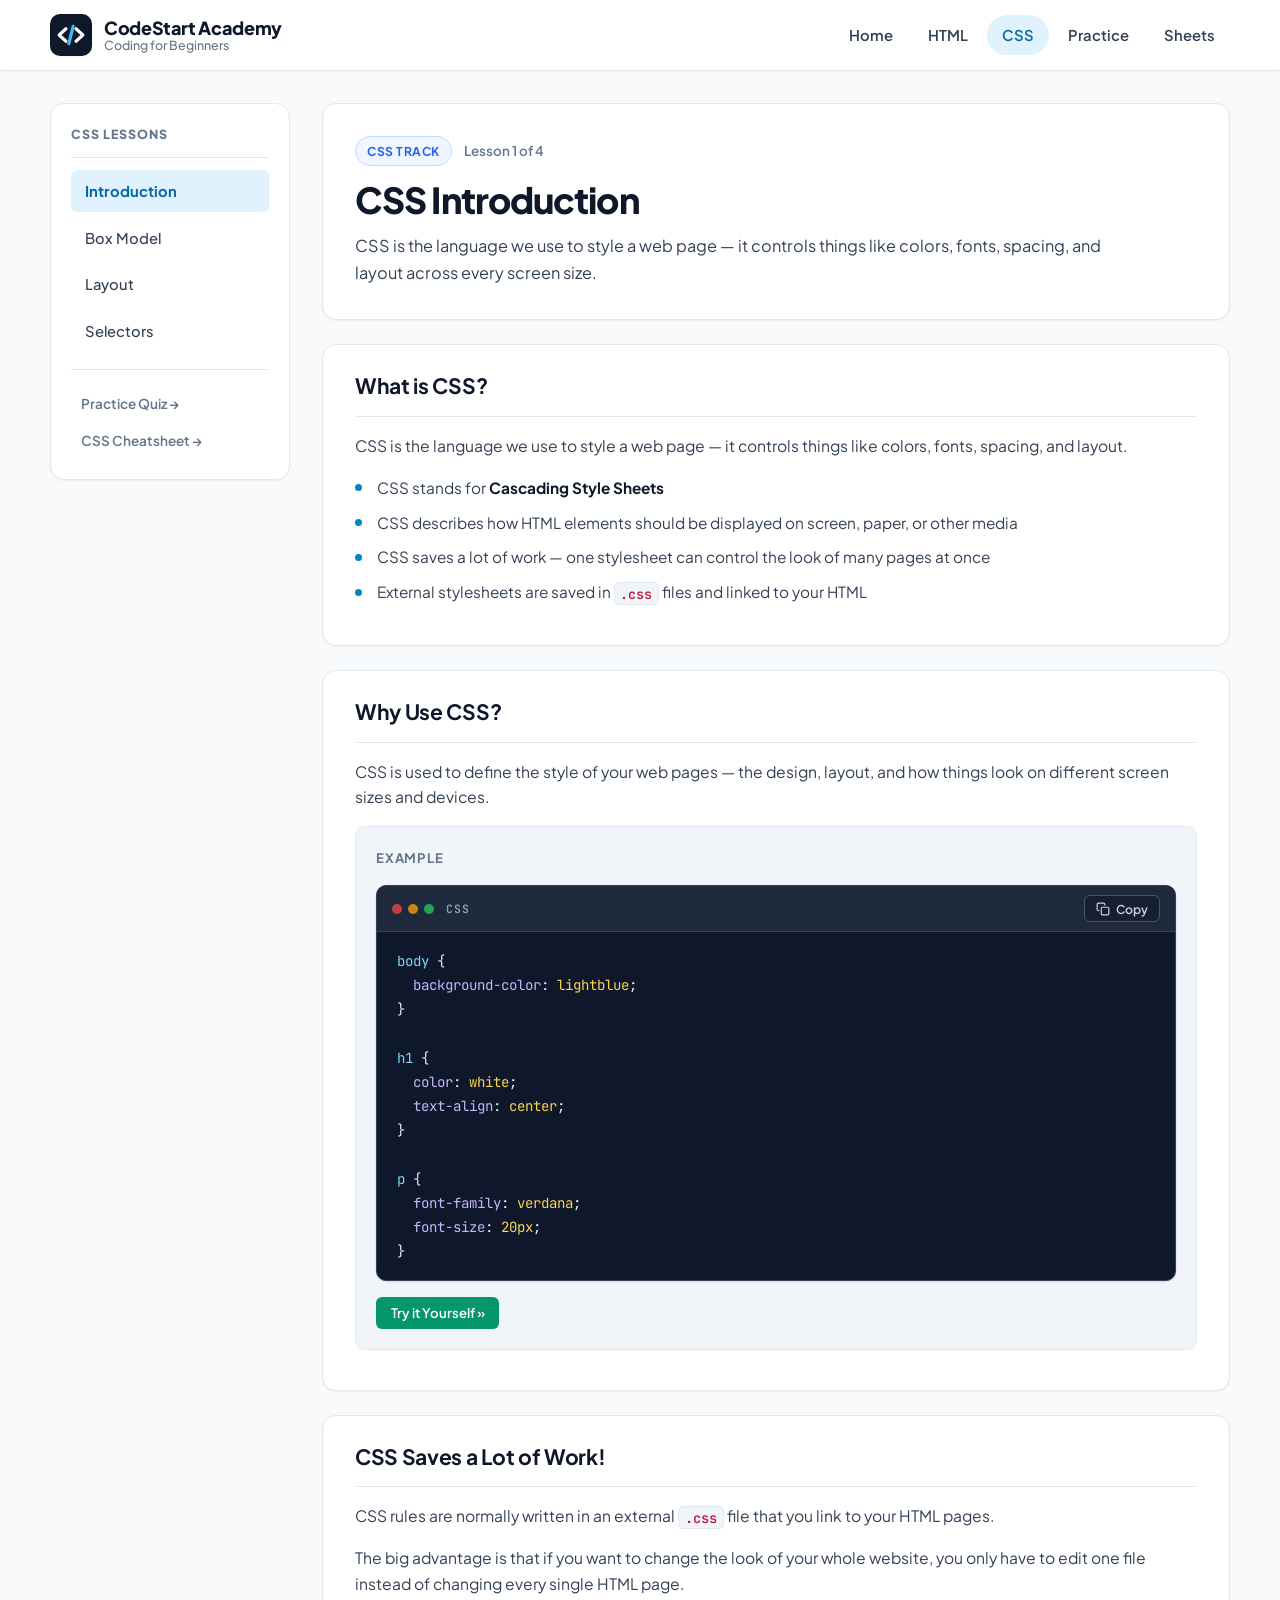
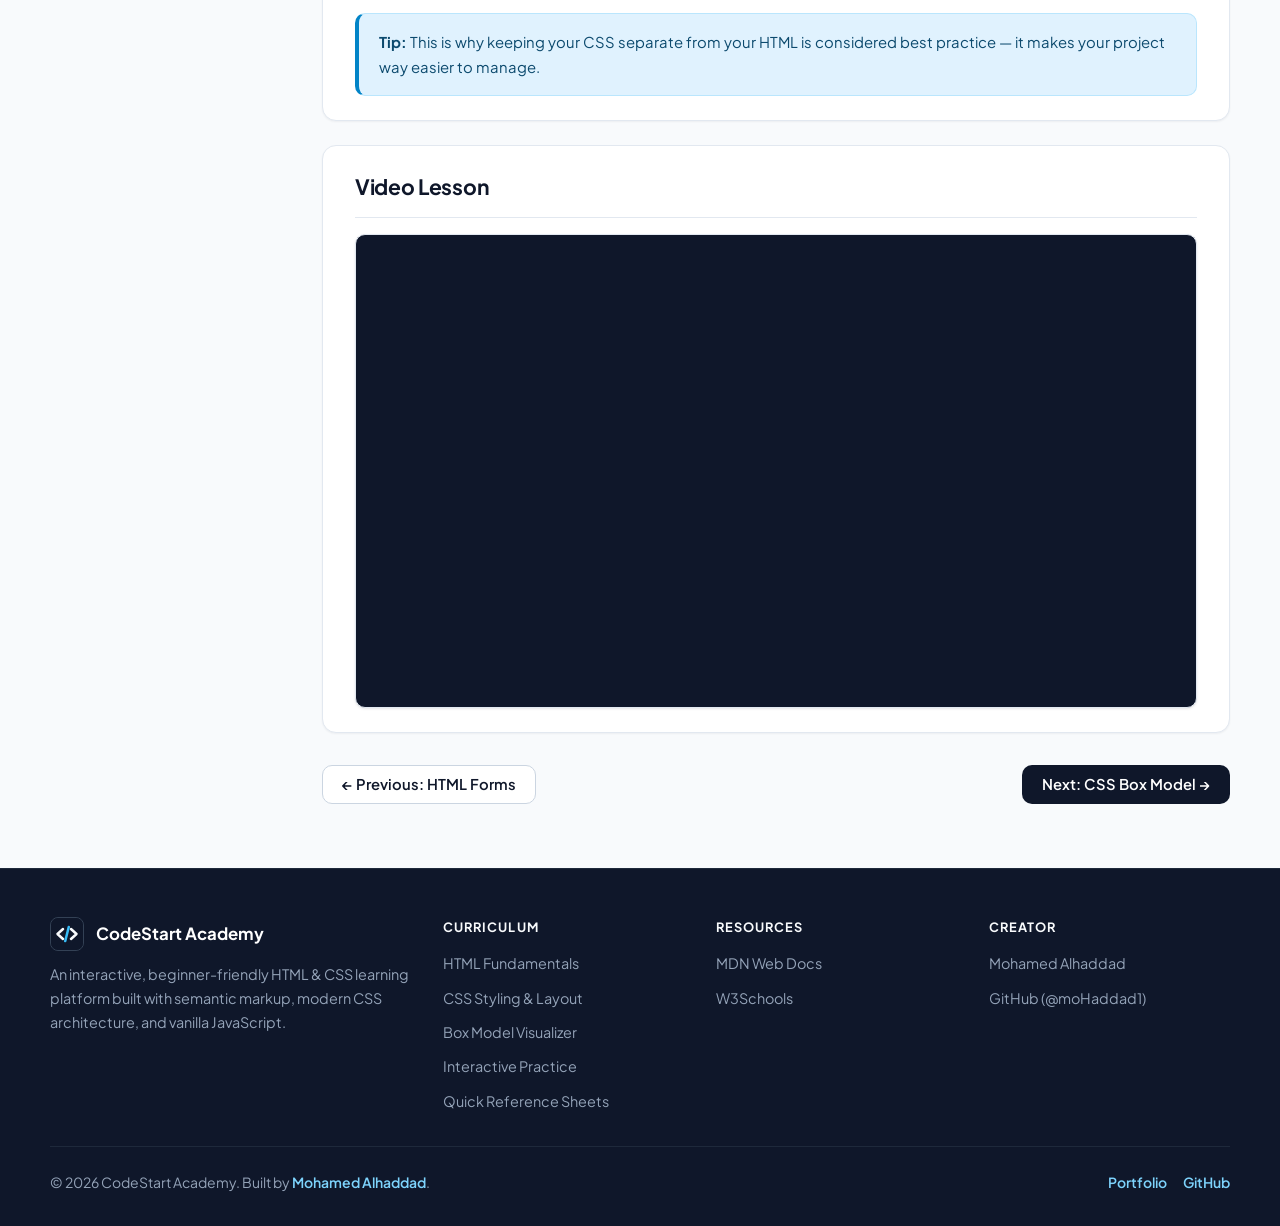
<file: css-intro.html>
<!DOCTYPE html>
<html lang="en">
<head>
  <meta charset="UTF-8">
  <meta name="viewport" content="width=device-width, initial-scale=1.0">
  <meta name="description" content="Learn what CSS is, why external stylesheets save time, and how CSS controls typography, colors, and responsive web design.">
  <meta name="author" content="Mohamed Alhaddad">
  <title>CodeStart Academy — CSS Introduction</title>
  <link rel="preconnect" href="https://fonts.googleapis.com">
  <link rel="preconnect" href="https://fonts.gstatic.com" crossorigin>
  <link href="https://fonts.googleapis.com/css2?family=JetBrains+Mono:wght@400;500;600;700&amp;family=Plus+Jakarta+Sans:wght@400;500;600;700;800&amp;display=swap" rel="stylesheet">
  <link rel="stylesheet" href="assets/css/styles.css">
  <link rel="icon" type="image/svg+xml" href="favicon.svg">
  <script src="assets/js/app.js" defer></script>
</head>

<body>
<div class="page-wrapper">

  <header class="top-bar">
    <div class="container top-bar-inner">
      <a href="index.html" class="site-brand">
        <span class="site-logo-box">
          <img src="favicon.svg" alt="CodeStart Academy Logo" width="42" height="42">
        </span>
        <span class="site-brand-text">
          <span class="site-title">CodeStart Academy</span>
          <span class="site-subtitle">Coding for Beginners</span>
        </span>
      </a>

      <button type="button" class="nav-toggle" aria-expanded="false" aria-controls="primary-navigation" aria-label="Open navigation menu">
        <svg viewBox="0 0 24 24" fill="none" stroke="currentColor" stroke-width="2" stroke-linecap="round" stroke-linejoin="round" aria-hidden="true">
          <line x1="3" y1="6" x2="21" y2="6"></line>
          <line x1="3" y1="12" x2="21" y2="12"></line>
          <line x1="3" y1="18" x2="21" y2="18"></line>
        </svg>
      </button>

      <nav class="main-nav" id="primary-navigation" aria-label="Primary">
        <ul>
          <li><a href="index.html">Home</a></li>
          <li><a href="html-intro.html">HTML</a></li>
          <li><a href="css-intro.html" class="active">CSS</a></li>
          <li><a href="exercises.html">Practice</a></li>
          <li><a href="cheatsheets.html">Sheets</a></li>
        </ul>
      </nav>
    </div>
  </header>

  <main class="page-content">
    <div class="lesson-layout">

      <aside class="lesson-sidebar" aria-label="CSS lessons">
        <h2 class="sidebar-title">CSS Lessons</h2>
        <ul class="sidebar-links">
          <li><a href="css-intro.html" class="active">Introduction</a></li>
          <li><a href="css-boxmodel.html">Box Model</a></li>
          <li><a href="css-layout.html">Layout</a></li>
          <li><a href="css-selectors.html">Selectors</a></li>
        </ul>
        <div class="sidebar-divider"></div>
        <a href="exercises.html" class="sidebar-secondary-link">Practice Quiz &rarr;</a>
        <a href="cheatsheets.html" class="sidebar-secondary-link">CSS Cheatsheet &rarr;</a>
      </aside>

      <div class="lesson-content">

        <header class="lesson-header">
          <div class="lesson-header-meta">
            <span class="badge badge-css">CSS Track</span>
            <span class="lesson-step-label">Lesson 1 of 4</span>
          </div>
          <h1 class="lesson-page-title">CSS Introduction</h1>
          <p class="lesson-page-lead">CSS is the language we use to style a web page — it controls things like colors, fonts, spacing, and layout across every screen size.</p>
        </header>

        <section class="lesson-section">
          <h2 class="lesson-title">What is CSS?</h2>
          <p class="lesson-text">CSS is the language we use to style a web page — it controls things like colors, fonts, spacing, and layout.</p>

          <ul class="lesson-list">
            <li>CSS stands for <strong>Cascading Style Sheets</strong></li>
            <li>CSS describes how HTML elements should be displayed on screen, paper, or other media</li>
            <li>CSS saves a lot of work — one stylesheet can control the look of many pages at once</li>
            <li>External stylesheets are saved in <code>.css</code> files and linked to your HTML</li>
          </ul>
        </section>

        <section class="lesson-section">
          <h2 class="lesson-title">Why Use CSS?</h2>
          <p class="lesson-text">CSS is used to define the style of your web pages — the design, layout, and how things look on different screen sizes and devices.</p>

          <div class="example-box">
            <div class="example-box-header">
              <span class="example-label">Example</span>
            </div>
            <div class="code-card" data-lang="CSS">
              <pre><code><span class="tok-tag">body</span> {
  <span class="tok-prop">background-color</span>: <span class="tok-val">lightblue</span>;
}

<span class="tok-tag">h1</span> {
  <span class="tok-prop">color</span>: <span class="tok-val">white</span>;
  <span class="tok-prop">text-align</span>: <span class="tok-val">center</span>;
}

<span class="tok-tag">p</span> {
  <span class="tok-prop">font-family</span>: <span class="tok-val">verdana</span>;
  <span class="tok-prop">font-size</span>: <span class="tok-val">20px</span>;
}</code></pre>
            </div>
            <div class="example-actions">
              <a href="https://www.w3schools.com/css/tryit.asp?filename=trycss_intro" target="_blank" rel="noopener noreferrer" class="btn btn-success btn-sm">Try it Yourself &raquo;</a>
            </div>
          </div>
        </section>

        <section class="lesson-section">
          <h2 class="lesson-title">CSS Saves a Lot of Work!</h2>
          <p class="lesson-text">CSS rules are normally written in an external <code>.css</code> file that you link to your HTML pages.</p>
          <p class="lesson-text">The big advantage is that if you want to change the look of your whole website, you only have to edit one file instead of changing every single HTML page.</p>

          <div class="note-box note-info">
            <p><strong>Tip:</strong> This is why keeping your CSS separate from your HTML is considered best practice — it makes your project way easier to manage.</p>
          </div>
        </section>

        <section class="lesson-section">
          <h2 class="lesson-title">Video Lesson</h2>
          <div class="lesson-video-wrapper">
            <iframe src="https://www.youtube.com/embed/AGDDdsiZ0Ko" title="CSS Introduction Video Lesson" loading="lazy" allow="accelerometer; autoplay; clipboard-write; encrypted-media; gyroscope; picture-in-picture; web-share" referrerpolicy="strict-origin-when-cross-origin" allowfullscreen></iframe>
          </div>
        </section>

        <nav class="lesson-nav-btns" aria-label="Lesson navigation">
          <a href="html-forms.html" class="btn btn-secondary">&larr; Previous: HTML Forms</a>
          <a href="css-boxmodel.html" class="btn btn-dark">Next: CSS Box Model &rarr;</a>
        </nav>

      </div>
    </div>
  </main>

  <footer class="site-footer">
    <div class="container">
      <div class="footer-grid">
        <div>
          <div class="footer-brand-title">
            <img src="favicon.svg" alt="CodeStart Academy" width="34" height="34">
            <span>CodeStart Academy</span>
          </div>
          <p class="footer-description">An interactive, beginner-friendly HTML &amp; CSS learning platform built with semantic markup, modern CSS architecture, and vanilla JavaScript.</p>
        </div>

        <div>
          <h3>Curriculum</h3>
          <ul class="footer-links">
            <li><a href="html-intro.html">HTML Fundamentals</a></li>
            <li><a href="css-intro.html">CSS Styling &amp; Layout</a></li>
            <li><a href="css-boxmodel.html">Box Model Visualizer</a></li>
            <li><a href="exercises.html">Interactive Practice</a></li>
            <li><a href="cheatsheets.html">Quick Reference Sheets</a></li>
          </ul>
        </div>

        <div>
          <h3>Resources</h3>
          <ul class="footer-links">
            <li><a href="https://developer.mozilla.org/" target="_blank" rel="noopener noreferrer">MDN Web Docs</a></li>
            <li><a href="https://www.w3schools.com/" target="_blank" rel="noopener noreferrer">W3Schools</a></li>
          </ul>
        </div>

        <div>
          <h3>Creator</h3>
          <ul class="footer-links">
            <li><a href="https://mohamedalhaddad.com" target="_blank" rel="noopener noreferrer">Mohamed Alhaddad</a></li>
            <li><a href="https://github.com/moHaddad1" target="_blank" rel="noopener noreferrer">GitHub (@moHaddad1)</a></li>
          </ul>
        </div>
      </div>

      <div class="footer-bottom">
        <p>&copy; 2026 CodeStart Academy. Built by <a href="https://mohamedalhaddad.com" target="_blank" rel="noopener noreferrer">Mohamed Alhaddad</a>.</p>
        <div class="footer-credit-links">
          <a href="https://mohamedalhaddad.com" target="_blank" rel="noopener noreferrer">Portfolio</a>
          <a href="https://github.com/moHaddad1" target="_blank" rel="noopener noreferrer">GitHub</a>
        </div>
      </div>
    </div>
  </footer>

</div>
</body>
</html>
</file>
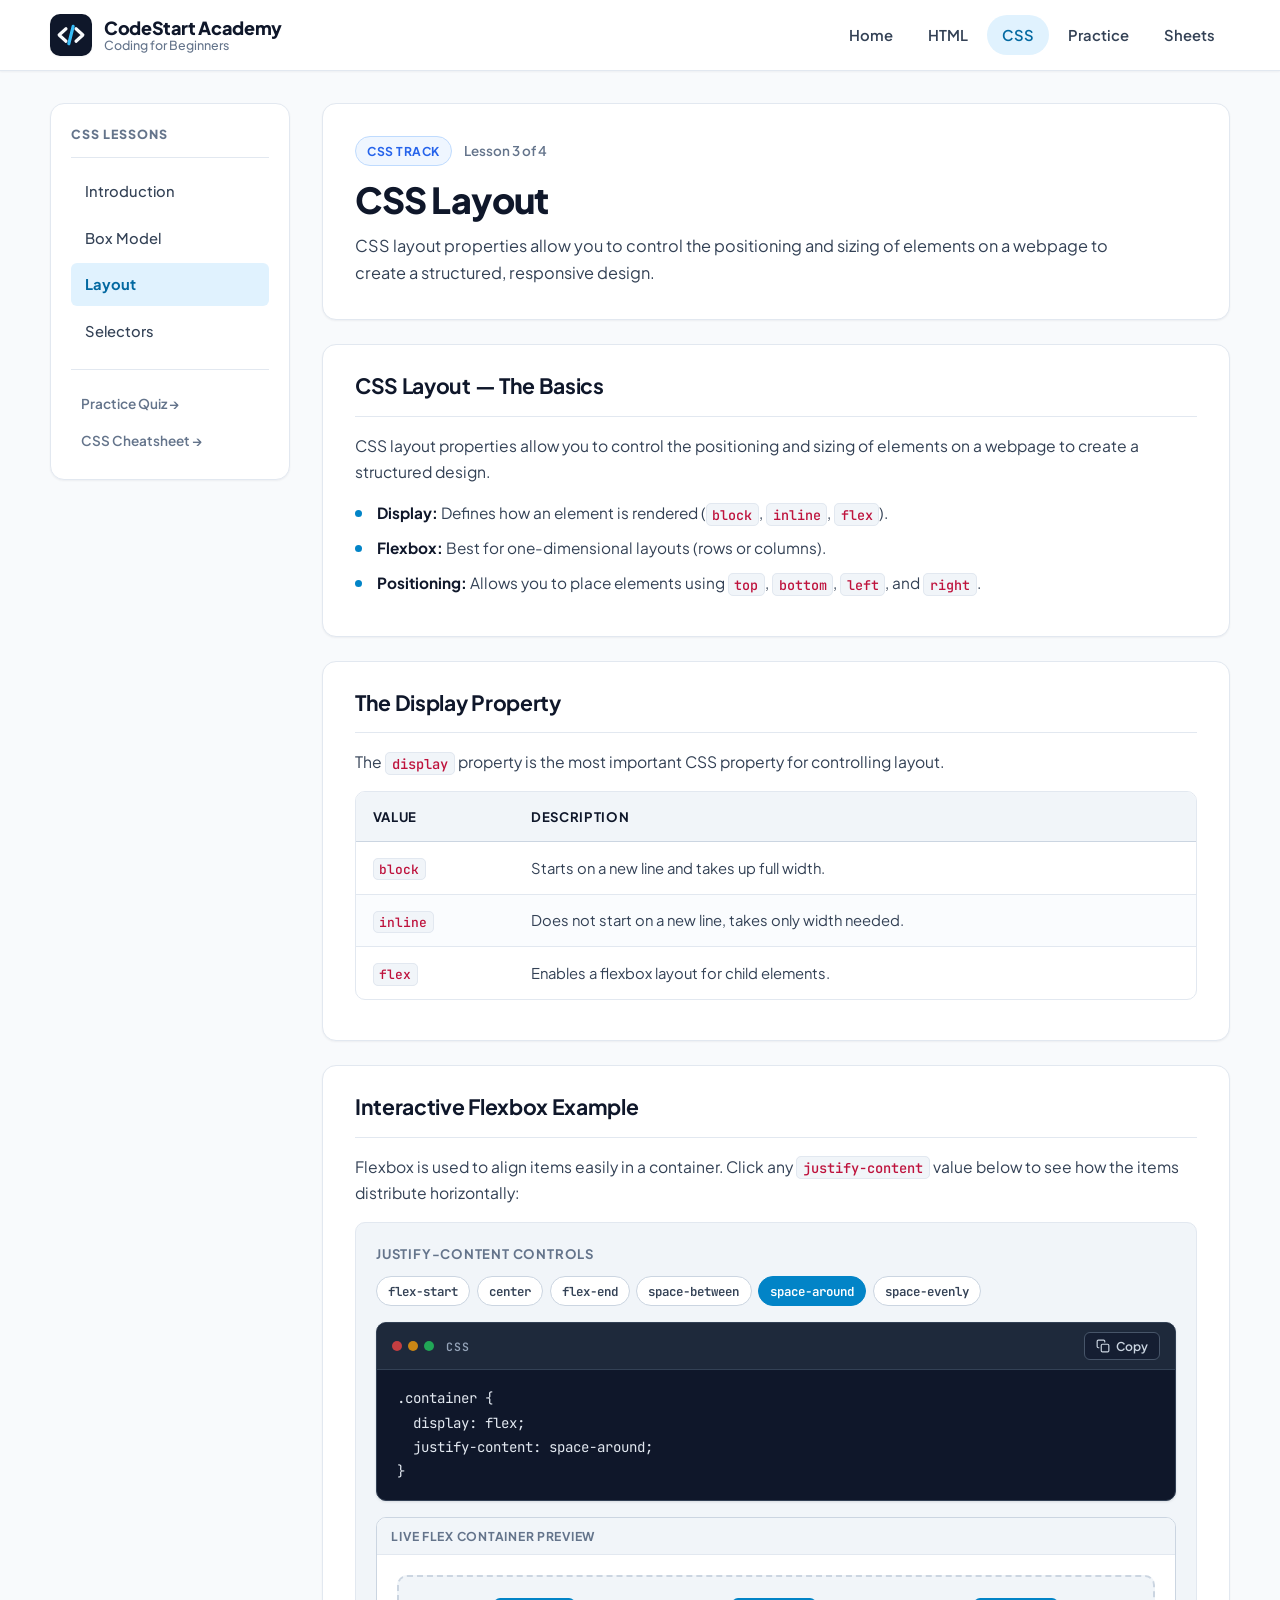
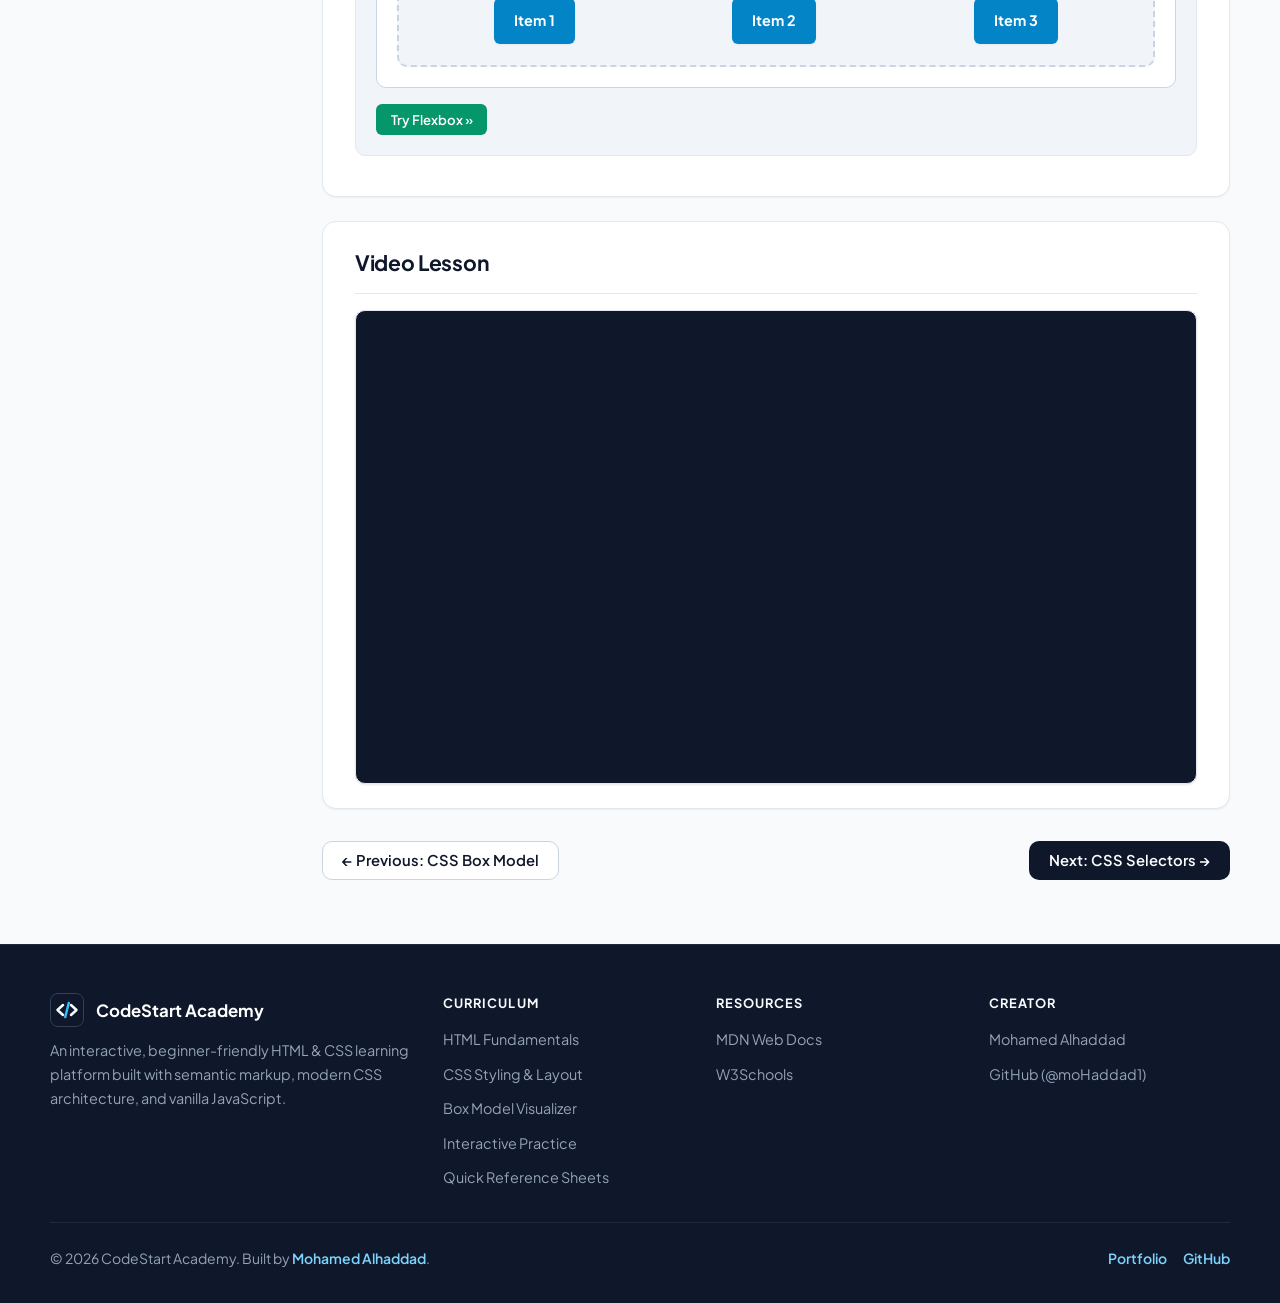
<file: css-layout.html>
<!DOCTYPE html>
<html lang="en">
<head>
  <meta charset="UTF-8">
  <meta name="viewport" content="width=device-width, initial-scale=1.0">
  <meta name="description" content="Learn CSS layout fundamentals including the display property, positioning, and an interactive Flexbox alignment demo.">
  <meta name="author" content="Mohamed Alhaddad">
  <title>CodeStart Academy — CSS Layout</title>
  <link rel="preconnect" href="https://fonts.googleapis.com">
  <link rel="preconnect" href="https://fonts.gstatic.com" crossorigin>
  <link href="https://fonts.googleapis.com/css2?family=JetBrains+Mono:wght@400;500;600;700&amp;family=Plus+Jakarta+Sans:wght@400;500;600;700;800&amp;display=swap" rel="stylesheet">
  <link rel="stylesheet" href="assets/css/styles.css">
  <link rel="icon" type="image/svg+xml" href="favicon.svg">
  <script src="assets/js/app.js" defer></script>
</head>

<body>
<div class="page-wrapper">

  <header class="top-bar">
    <div class="container top-bar-inner">
      <a href="index.html" class="site-brand">
        <span class="site-logo-box">
          <img src="favicon.svg" alt="CodeStart Academy Logo" width="42" height="42">
        </span>
        <span class="site-brand-text">
          <span class="site-title">CodeStart Academy</span>
          <span class="site-subtitle">Coding for Beginners</span>
        </span>
      </a>

      <button type="button" class="nav-toggle" aria-expanded="false" aria-controls="primary-navigation" aria-label="Open navigation menu">
        <svg viewBox="0 0 24 24" fill="none" stroke="currentColor" stroke-width="2" stroke-linecap="round" stroke-linejoin="round" aria-hidden="true">
          <line x1="3" y1="6" x2="21" y2="6"></line>
          <line x1="3" y1="12" x2="21" y2="12"></line>
          <line x1="3" y1="18" x2="21" y2="18"></line>
        </svg>
      </button>

      <nav class="main-nav" id="primary-navigation" aria-label="Primary">
        <ul>
          <li><a href="index.html">Home</a></li>
          <li><a href="html-intro.html">HTML</a></li>
          <li><a href="css-intro.html" class="active">CSS</a></li>
          <li><a href="exercises.html">Practice</a></li>
          <li><a href="cheatsheets.html">Sheets</a></li>
        </ul>
      </nav>
    </div>
  </header>

  <main class="page-content">
    <div class="lesson-layout">

      <aside class="lesson-sidebar" aria-label="CSS lessons">
        <h2 class="sidebar-title">CSS Lessons</h2>
        <ul class="sidebar-links">
          <li><a href="css-intro.html">Introduction</a></li>
          <li><a href="css-boxmodel.html">Box Model</a></li>
          <li><a href="css-layout.html" class="active">Layout</a></li>
          <li><a href="css-selectors.html">Selectors</a></li>
        </ul>
        <div class="sidebar-divider"></div>
        <a href="exercises.html" class="sidebar-secondary-link">Practice Quiz &rarr;</a>
        <a href="cheatsheets.html" class="sidebar-secondary-link">CSS Cheatsheet &rarr;</a>
      </aside>

      <div class="lesson-content">

        <header class="lesson-header">
          <div class="lesson-header-meta">
            <span class="badge badge-css">CSS Track</span>
            <span class="lesson-step-label">Lesson 3 of 4</span>
          </div>
          <h1 class="lesson-page-title">CSS Layout</h1>
          <p class="lesson-page-lead">CSS layout properties allow you to control the positioning and sizing of elements on a webpage to create a structured, responsive design.</p>
        </header>

        <section class="lesson-section">
          <h2 class="lesson-title">CSS Layout — The Basics</h2>
          <p class="lesson-text">CSS layout properties allow you to control the positioning and sizing of elements on a webpage to create a structured design.</p>

          <ul class="lesson-list">
            <li><strong>Display:</strong> Defines how an element is rendered (<code>block</code>, <code>inline</code>, <code>flex</code>).</li>
            <li><strong>Flexbox:</strong> Best for one-dimensional layouts (rows or columns).</li>
            <li><strong>Positioning:</strong> Allows you to place elements using <code>top</code>, <code>bottom</code>, <code>left</code>, and <code>right</code>.</li>
          </ul>
        </section>

        <section class="lesson-section">
          <h2 class="lesson-title">The Display Property</h2>
          <p class="lesson-text">The <code>display</code> property is the most important CSS property for controlling layout.</p>

          <div class="table-scroll">
            <table class="lesson-table">
              <thead>
                <tr>
                  <th>Value</th>
                  <th>Description</th>
                </tr>
              </thead>
              <tbody>
                <tr>
                  <td><code>block</code></td>
                  <td>Starts on a new line and takes up full width.</td>
                </tr>
                <tr>
                  <td><code>inline</code></td>
                  <td>Does not start on a new line, takes only width needed.</td>
                </tr>
                <tr>
                  <td><code>flex</code></td>
                  <td>Enables a flexbox layout for child elements.</td>
                </tr>
              </tbody>
            </table>
          </div>
        </section>

        <section class="lesson-section" data-flex-playground>
          <h2 class="lesson-title">Interactive Flexbox Example</h2>
          <p class="lesson-text">Flexbox is used to align items easily in a container. Click any <code>justify-content</code> value below to see how the items distribute horizontally:</p>

          <div class="example-box">
            <div class="example-box-header">
              <span class="example-label">justify-content Controls</span>
              <div class="flex-playground-controls" role="group" aria-label="Change justify-content alignment">
                <button type="button" class="flex-chip" data-justify="flex-start" aria-pressed="false">flex-start</button>
                <button type="button" class="flex-chip" data-justify="center" aria-pressed="false">center</button>
                <button type="button" class="flex-chip" data-justify="flex-end" aria-pressed="false">flex-end</button>
                <button type="button" class="flex-chip" data-justify="space-between" aria-pressed="false">space-between</button>
                <button type="button" class="flex-chip is-active" data-justify="space-around" aria-pressed="true">space-around</button>
                <button type="button" class="flex-chip" data-justify="space-evenly" aria-pressed="false">space-evenly</button>
              </div>
            </div>

            <div class="code-card" data-lang="CSS">
              <pre><code id="flex-demo-code">.container {
  display: flex;
  justify-content: space-around;
}</code></pre>
            </div>

            <div class="preview-card">
              <div class="preview-card-bar">Live Flex Container Preview</div>
              <div class="preview-card-body">
                <div class="flex-demo-stage" id="flex-demo-stage">
                  <div class="flex-demo-item">Item 1</div>
                  <div class="flex-demo-item">Item 2</div>
                  <div class="flex-demo-item">Item 3</div>
                </div>
              </div>
            </div>

            <div class="example-actions">
              <a href="https://www.w3schools.com/css/css3_flexbox.asp" target="_blank" rel="noopener noreferrer" class="btn btn-success btn-sm">Try Flexbox &raquo;</a>
            </div>
          </div>
        </section>

        <section class="lesson-section">
          <h2 class="lesson-title">Video Lesson</h2>
          <div class="lesson-video-wrapper">
            <iframe src="https://www.youtube.com/embed/AGDDdsiZ0Ko" title="CSS Layout &amp; Styling Video Lesson" loading="lazy" allow="accelerometer; autoplay; clipboard-write; encrypted-media; gyroscope; picture-in-picture; web-share" referrerpolicy="strict-origin-when-cross-origin" allowfullscreen></iframe>
          </div>
        </section>

        <nav class="lesson-nav-btns" aria-label="Lesson navigation">
          <a href="css-boxmodel.html" class="btn btn-secondary">&larr; Previous: CSS Box Model</a>
          <a href="css-selectors.html" class="btn btn-dark">Next: CSS Selectors &rarr;</a>
        </nav>

      </div>
    </div>
  </main>

  <footer class="site-footer">
    <div class="container">
      <div class="footer-grid">
        <div>
          <div class="footer-brand-title">
            <img src="favicon.svg" alt="CodeStart Academy" width="34" height="34">
            <span>CodeStart Academy</span>
          </div>
          <p class="footer-description">An interactive, beginner-friendly HTML &amp; CSS learning platform built with semantic markup, modern CSS architecture, and vanilla JavaScript.</p>
        </div>

        <div>
          <h3>Curriculum</h3>
          <ul class="footer-links">
            <li><a href="html-intro.html">HTML Fundamentals</a></li>
            <li><a href="css-intro.html">CSS Styling &amp; Layout</a></li>
            <li><a href="css-boxmodel.html">Box Model Visualizer</a></li>
            <li><a href="exercises.html">Interactive Practice</a></li>
            <li><a href="cheatsheets.html">Quick Reference Sheets</a></li>
          </ul>
        </div>

        <div>
          <h3>Resources</h3>
          <ul class="footer-links">
            <li><a href="https://developer.mozilla.org/" target="_blank" rel="noopener noreferrer">MDN Web Docs</a></li>
            <li><a href="https://www.w3schools.com/" target="_blank" rel="noopener noreferrer">W3Schools</a></li>
          </ul>
        </div>

        <div>
          <h3>Creator</h3>
          <ul class="footer-links">
            <li><a href="https://mohamedalhaddad.com" target="_blank" rel="noopener noreferrer">Mohamed Alhaddad</a></li>
            <li><a href="https://github.com/moHaddad1" target="_blank" rel="noopener noreferrer">GitHub (@moHaddad1)</a></li>
          </ul>
        </div>
      </div>

      <div class="footer-bottom">
        <p>&copy; 2026 CodeStart Academy. Built by <a href="https://mohamedalhaddad.com" target="_blank" rel="noopener noreferrer">Mohamed Alhaddad</a>.</p>
        <div class="footer-credit-links">
          <a href="https://mohamedalhaddad.com" target="_blank" rel="noopener noreferrer">Portfolio</a>
          <a href="https://github.com/moHaddad1" target="_blank" rel="noopener noreferrer">GitHub</a>
        </div>
      </div>
    </div>
  </footer>

</div>
</body>
</html>
</file>
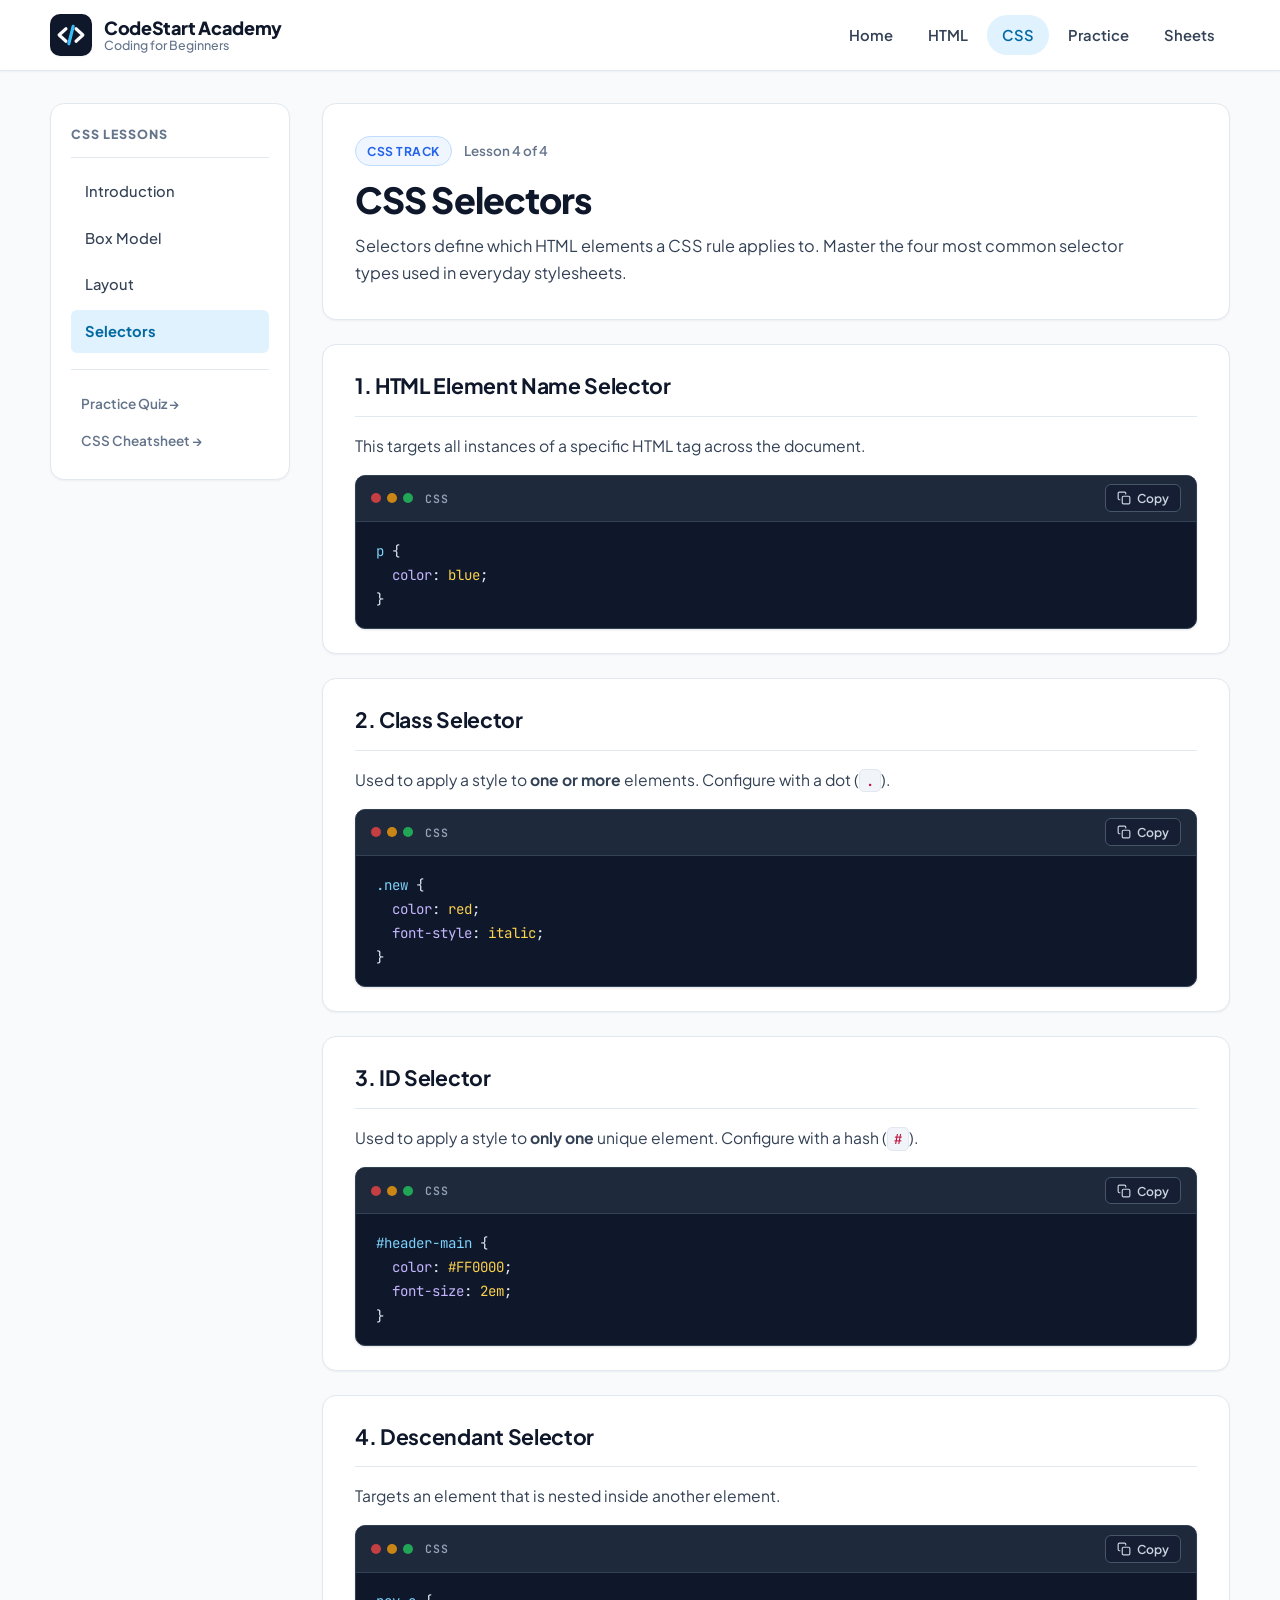
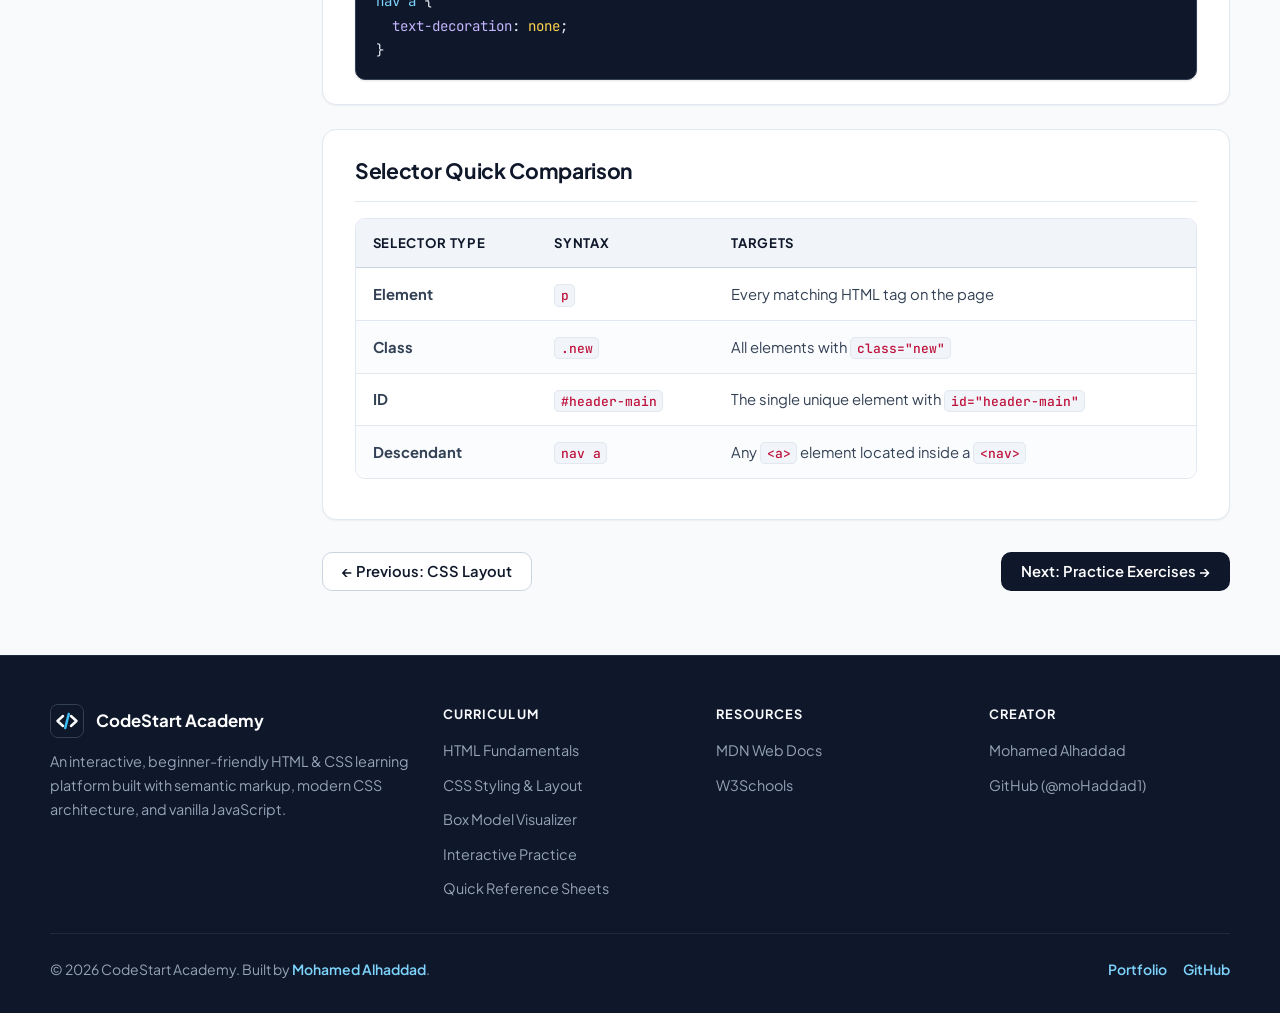
<file: css-selectors.html>
<!DOCTYPE html>
<html lang="en">
<head>
  <meta charset="UTF-8">
  <meta name="viewport" content="width=device-width, initial-scale=1.0">
  <meta name="description" content="Learn the four essential CSS selectors: element selectors, class selectors, ID selectors, and descendant selectors.">
  <meta name="author" content="Mohamed Alhaddad">
  <title>CodeStart Academy — CSS Selectors</title>
  <link rel="preconnect" href="https://fonts.googleapis.com">
  <link rel="preconnect" href="https://fonts.gstatic.com" crossorigin>
  <link href="https://fonts.googleapis.com/css2?family=JetBrains+Mono:wght@400;500;600;700&amp;family=Plus+Jakarta+Sans:wght@400;500;600;700;800&amp;display=swap" rel="stylesheet">
  <link rel="stylesheet" href="assets/css/styles.css">
  <link rel="icon" type="image/svg+xml" href="favicon.svg">
  <script src="assets/js/app.js" defer></script>
</head>

<body>
<div class="page-wrapper">

  <header class="top-bar">
    <div class="container top-bar-inner">
      <a href="index.html" class="site-brand">
        <span class="site-logo-box">
          <img src="favicon.svg" alt="CodeStart Academy Logo" width="42" height="42">
        </span>
        <span class="site-brand-text">
          <span class="site-title">CodeStart Academy</span>
          <span class="site-subtitle">Coding for Beginners</span>
        </span>
      </a>

      <button type="button" class="nav-toggle" aria-expanded="false" aria-controls="primary-navigation" aria-label="Open navigation menu">
        <svg viewBox="0 0 24 24" fill="none" stroke="currentColor" stroke-width="2" stroke-linecap="round" stroke-linejoin="round" aria-hidden="true">
          <line x1="3" y1="6" x2="21" y2="6"></line>
          <line x1="3" y1="12" x2="21" y2="12"></line>
          <line x1="3" y1="18" x2="21" y2="18"></line>
        </svg>
      </button>

      <nav class="main-nav" id="primary-navigation" aria-label="Primary">
        <ul>
          <li><a href="index.html">Home</a></li>
          <li><a href="html-intro.html">HTML</a></li>
          <li><a href="css-intro.html" class="active">CSS</a></li>
          <li><a href="exercises.html">Practice</a></li>
          <li><a href="cheatsheets.html">Sheets</a></li>
        </ul>
      </nav>
    </div>
  </header>

  <main class="page-content">
    <div class="lesson-layout">

      <aside class="lesson-sidebar" aria-label="CSS lessons">
        <h2 class="sidebar-title">CSS Lessons</h2>
        <ul class="sidebar-links">
          <li><a href="css-intro.html">Introduction</a></li>
          <li><a href="css-boxmodel.html">Box Model</a></li>
          <li><a href="css-layout.html">Layout</a></li>
          <li><a href="css-selectors.html" class="active">Selectors</a></li>
        </ul>
        <div class="sidebar-divider"></div>
        <a href="exercises.html" class="sidebar-secondary-link">Practice Quiz &rarr;</a>
        <a href="cheatsheets.html" class="sidebar-secondary-link">CSS Cheatsheet &rarr;</a>
      </aside>

      <div class="lesson-content">

        <header class="lesson-header">
          <div class="lesson-header-meta">
            <span class="badge badge-css">CSS Track</span>
            <span class="lesson-step-label">Lesson 4 of 4</span>
          </div>
          <h1 class="lesson-page-title">CSS Selectors</h1>
          <p class="lesson-page-lead">Selectors define which HTML elements a CSS rule applies to. Master the four most common selector types used in everyday stylesheets.</p>
        </header>

        <section class="lesson-section">
          <h2 class="lesson-title">1. HTML Element Name Selector</h2>
          <p class="lesson-text">This targets all instances of a specific HTML tag across the document.</p>
          <div class="code-card" data-lang="CSS">
            <pre><code><span class="tok-tag">p</span> {
  <span class="tok-prop">color</span>: <span class="tok-val">blue</span>;
}</code></pre>
          </div>
        </section>

        <section class="lesson-section">
          <h2 class="lesson-title">2. Class Selector</h2>
          <p class="lesson-text">Used to apply a style to <strong>one or more</strong> elements. Configure with a dot (<code>.</code>).</p>
          <div class="code-card" data-lang="CSS">
            <pre><code><span class="tok-tag">.new</span> {
  <span class="tok-prop">color</span>: <span class="tok-val">red</span>;
  <span class="tok-prop">font-style</span>: <span class="tok-val">italic</span>;
}</code></pre>
          </div>
        </section>

        <section class="lesson-section">
          <h2 class="lesson-title">3. ID Selector</h2>
          <p class="lesson-text">Used to apply a style to <strong>only one</strong> unique element. Configure with a hash (<code>#</code>).</p>
          <div class="code-card" data-lang="CSS">
            <pre><code><span class="tok-tag">#header-main</span> {
  <span class="tok-prop">color</span>: <span class="tok-val">#FF0000</span>;
  <span class="tok-prop">font-size</span>: <span class="tok-val">2em</span>;
}</code></pre>
          </div>
        </section>

        <section class="lesson-section">
          <h2 class="lesson-title">4. Descendant Selector</h2>
          <p class="lesson-text">Targets an element that is nested inside another element.</p>
          <div class="code-card" data-lang="CSS">
            <pre><code><span class="tok-tag">nav a</span> {
  <span class="tok-prop">text-decoration</span>: <span class="tok-val">none</span>;
}</code></pre>
          </div>
        </section>

        <section class="lesson-section">
          <h2 class="lesson-title">Selector Quick Comparison</h2>
          <div class="table-scroll">
            <table class="lesson-table">
              <thead>
                <tr>
                  <th>Selector Type</th>
                  <th>Syntax</th>
                  <th>Targets</th>
                </tr>
              </thead>
              <tbody>
                <tr>
                  <td><strong>Element</strong></td>
                  <td><code>p</code></td>
                  <td>Every matching HTML tag on the page</td>
                </tr>
                <tr>
                  <td><strong>Class</strong></td>
                  <td><code>.new</code></td>
                  <td>All elements with <code>class="new"</code></td>
                </tr>
                <tr>
                  <td><strong>ID</strong></td>
                  <td><code>#header-main</code></td>
                  <td>The single unique element with <code>id="header-main"</code></td>
                </tr>
                <tr>
                  <td><strong>Descendant</strong></td>
                  <td><code>nav a</code></td>
                  <td>Any <code>&lt;a&gt;</code> element located inside a <code>&lt;nav&gt;</code></td>
                </tr>
              </tbody>
            </table>
          </div>
        </section>

        <nav class="lesson-nav-btns" aria-label="Lesson navigation">
          <a href="css-layout.html" class="btn btn-secondary">&larr; Previous: CSS Layout</a>
          <a href="exercises.html" class="btn btn-dark">Next: Practice Exercises &rarr;</a>
        </nav>

      </div>
    </div>
  </main>

  <footer class="site-footer">
    <div class="container">
      <div class="footer-grid">
        <div>
          <div class="footer-brand-title">
            <img src="favicon.svg" alt="CodeStart Academy" width="34" height="34">
            <span>CodeStart Academy</span>
          </div>
          <p class="footer-description">An interactive, beginner-friendly HTML &amp; CSS learning platform built with semantic markup, modern CSS architecture, and vanilla JavaScript.</p>
        </div>

        <div>
          <h3>Curriculum</h3>
          <ul class="footer-links">
            <li><a href="html-intro.html">HTML Fundamentals</a></li>
            <li><a href="css-intro.html">CSS Styling &amp; Layout</a></li>
            <li><a href="css-boxmodel.html">Box Model Visualizer</a></li>
            <li><a href="exercises.html">Interactive Practice</a></li>
            <li><a href="cheatsheets.html">Quick Reference Sheets</a></li>
          </ul>
        </div>

        <div>
          <h3>Resources</h3>
          <ul class="footer-links">
            <li><a href="https://developer.mozilla.org/" target="_blank" rel="noopener noreferrer">MDN Web Docs</a></li>
            <li><a href="https://www.w3schools.com/" target="_blank" rel="noopener noreferrer">W3Schools</a></li>
          </ul>
        </div>

        <div>
          <h3>Creator</h3>
          <ul class="footer-links">
            <li><a href="https://mohamedalhaddad.com" target="_blank" rel="noopener noreferrer">Mohamed Alhaddad</a></li>
            <li><a href="https://github.com/moHaddad1" target="_blank" rel="noopener noreferrer">GitHub (@moHaddad1)</a></li>
          </ul>
        </div>
      </div>

      <div class="footer-bottom">
        <p>&copy; 2026 CodeStart Academy. Built by <a href="https://mohamedalhaddad.com" target="_blank" rel="noopener noreferrer">Mohamed Alhaddad</a>.</p>
        <div class="footer-credit-links">
          <a href="https://mohamedalhaddad.com" target="_blank" rel="noopener noreferrer">Portfolio</a>
          <a href="https://github.com/moHaddad1" target="_blank" rel="noopener noreferrer">GitHub</a>
        </div>
      </div>
    </div>
  </footer>

</div>
</body>
</html>
</file>
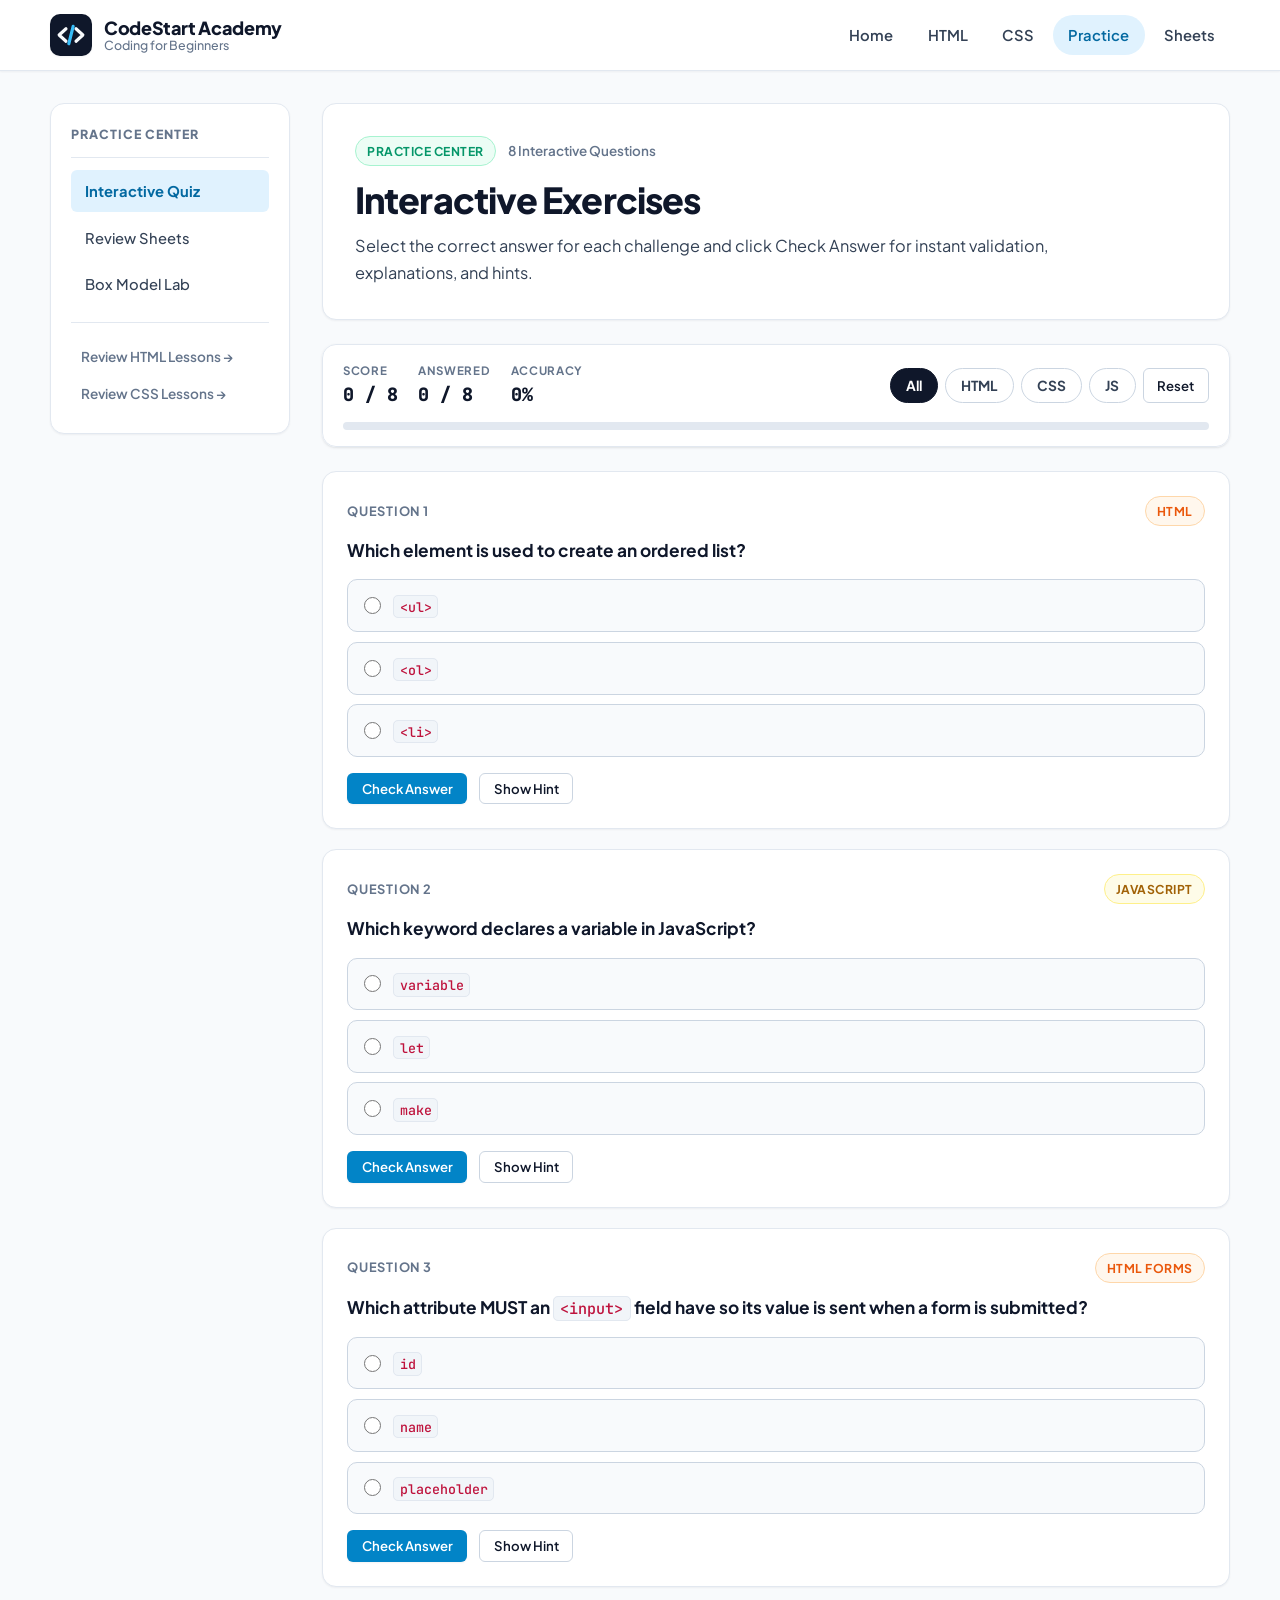
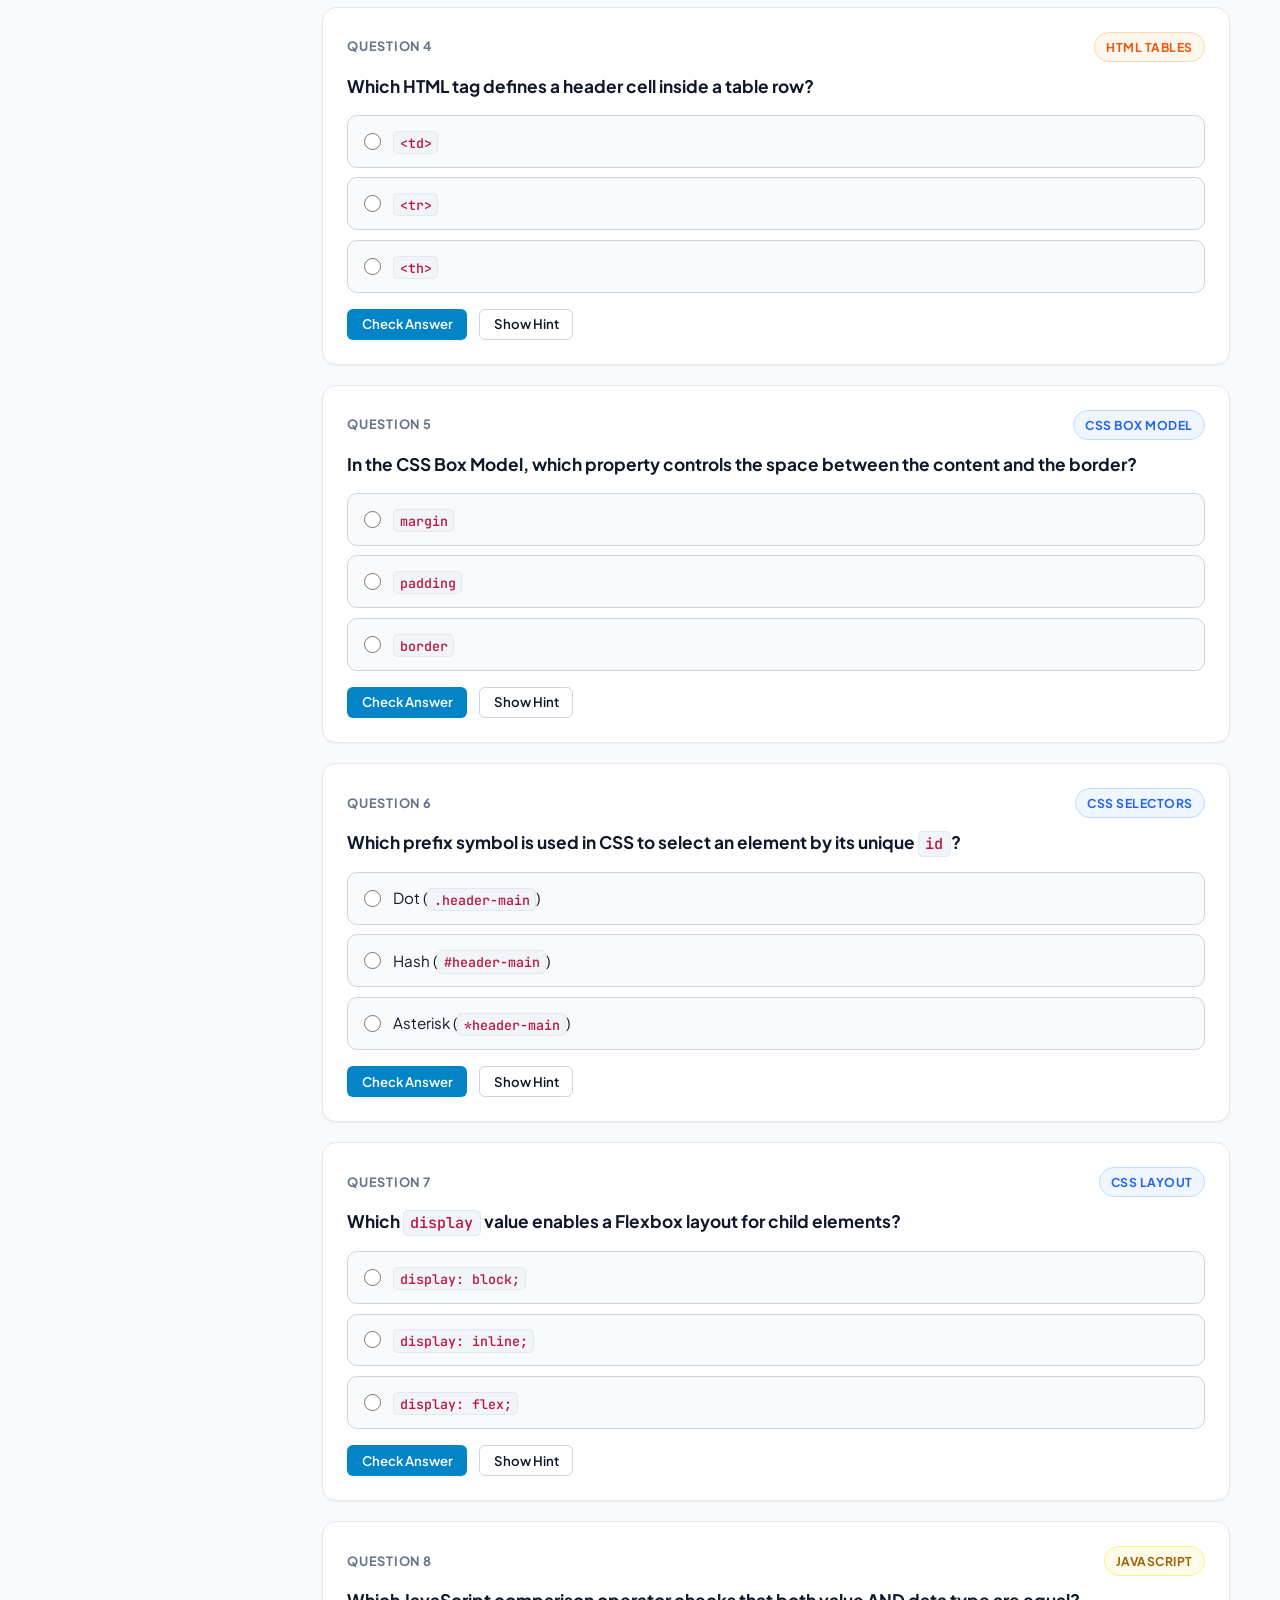
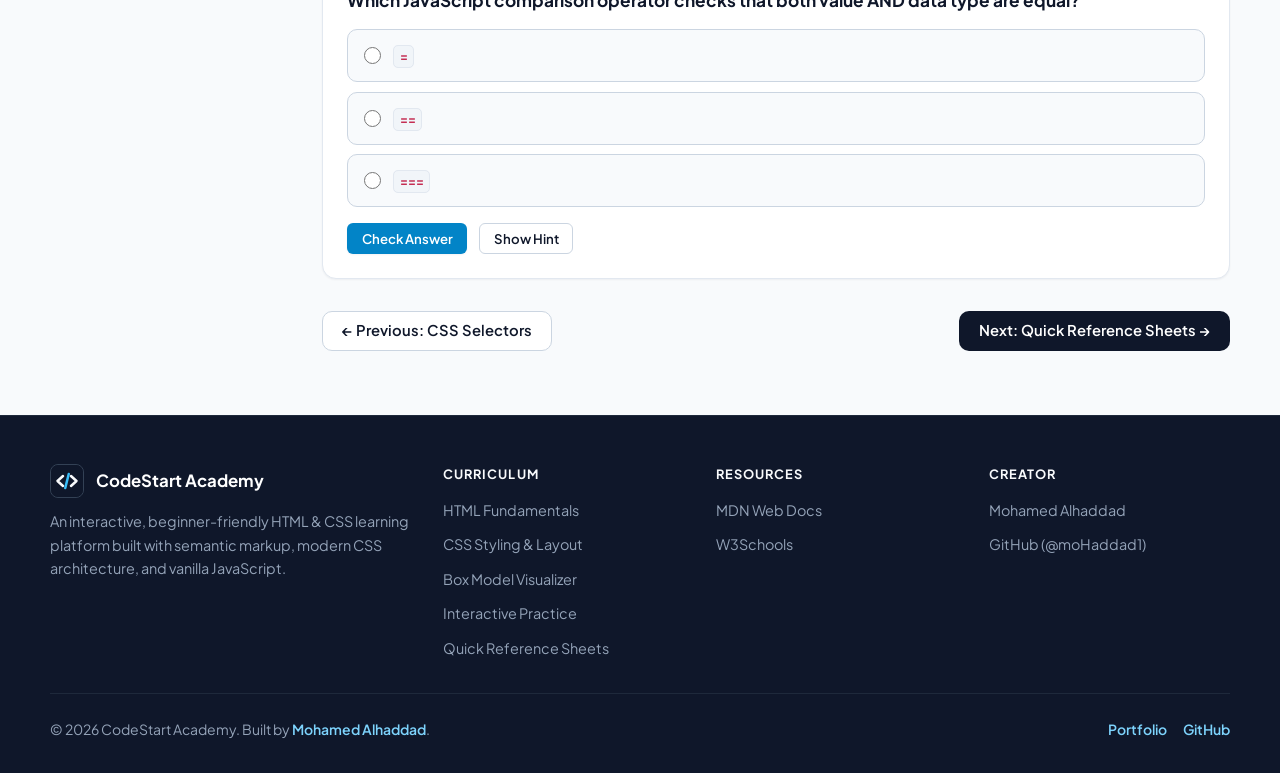
<file: exercises.html>
<!DOCTYPE html>
<html lang="en">
<head>
  <meta charset="UTF-8">
  <meta name="viewport" content="width=device-width, initial-scale=1.0">
  <meta name="description" content="Practice HTML, CSS, and JavaScript fundamentals with interactive exercises, instant feedback, hints, and live scoring.">
  <meta name="author" content="Mohamed Alhaddad">
  <title>CodeStart Academy — Interactive Practice Exercises</title>
  <link rel="preconnect" href="https://fonts.googleapis.com">
  <link rel="preconnect" href="https://fonts.gstatic.com" crossorigin>
  <link href="https://fonts.googleapis.com/css2?family=JetBrains+Mono:wght@400;500;600;700&amp;family=Plus+Jakarta+Sans:wght@400;500;600;700;800&amp;display=swap" rel="stylesheet">
  <link rel="stylesheet" href="assets/css/styles.css">
  <link rel="icon" type="image/svg+xml" href="favicon.svg">
  <script src="assets/js/app.js" defer></script>
</head>

<body>
<div class="page-wrapper">

  <header class="top-bar">
    <div class="container top-bar-inner">
      <a href="index.html" class="site-brand">
        <span class="site-logo-box">
          <img src="favicon.svg" alt="CodeStart Academy Logo" width="42" height="42">
        </span>
        <span class="site-brand-text">
          <span class="site-title">CodeStart Academy</span>
          <span class="site-subtitle">Coding for Beginners</span>
        </span>
      </a>

      <button type="button" class="nav-toggle" aria-expanded="false" aria-controls="primary-navigation" aria-label="Open navigation menu">
        <svg viewBox="0 0 24 24" fill="none" stroke="currentColor" stroke-width="2" stroke-linecap="round" stroke-linejoin="round" aria-hidden="true">
          <line x1="3" y1="6" x2="21" y2="6"></line>
          <line x1="3" y1="12" x2="21" y2="12"></line>
          <line x1="3" y1="18" x2="21" y2="18"></line>
        </svg>
      </button>

      <nav class="main-nav" id="primary-navigation" aria-label="Primary">
        <ul>
          <li><a href="index.html">Home</a></li>
          <li><a href="html-intro.html">HTML</a></li>
          <li><a href="css-intro.html">CSS</a></li>
          <li><a href="exercises.html" class="active">Practice</a></li>
          <li><a href="cheatsheets.html">Sheets</a></li>
        </ul>
      </nav>
    </div>
  </header>

  <main class="page-content">
    <div class="lesson-layout">

      <aside class="lesson-sidebar" aria-label="Practice navigation">
        <h2 class="sidebar-title">Practice Center</h2>
        <ul class="sidebar-links">
          <li><a href="exercises.html" class="active">Interactive Quiz</a></li>
          <li><a href="cheatsheets.html">Review Sheets</a></li>
          <li><a href="css-boxmodel.html">Box Model Lab</a></li>
        </ul>
        <div class="sidebar-divider"></div>
        <a href="html-intro.html" class="sidebar-secondary-link">Review HTML Lessons &rarr;</a>
        <a href="css-intro.html" class="sidebar-secondary-link">Review CSS Lessons &rarr;</a>
      </aside>

      <div class="lesson-content" data-quiz-root>

        <header class="lesson-header">
          <div class="lesson-header-meta">
            <span class="badge badge-success">Practice Center</span>
            <span class="lesson-step-label">8 Interactive Questions</span>
          </div>
          <h1 class="lesson-page-title">Interactive Exercises</h1>
          <p class="lesson-page-lead">Select the correct answer for each challenge and click Check Answer for instant validation, explanations, and hints.</p>
        </header>

        <div class="quiz-scoreboard" role="region" aria-label="Quiz progress and score">
          <div class="quiz-scoreboard-top">
            <div class="quiz-stats-group">
              <div class="quiz-stat">
                <span class="quiz-stat-label">Score</span>
                <span class="quiz-stat-value" id="quiz-score">0 / 8</span>
              </div>
              <div class="quiz-stat">
                <span class="quiz-stat-label">Answered</span>
                <span class="quiz-stat-value" id="quiz-answered">0 / 8</span>
              </div>
              <div class="quiz-stat">
                <span class="quiz-stat-label">Accuracy</span>
                <span class="quiz-stat-value" id="quiz-accuracy">0%</span>
              </div>
            </div>

            <div class="filter-pills" role="group" aria-label="Filter exercises by topic">
              <button type="button" class="filter-pill is-active" data-quiz-filter="all" aria-pressed="true">All</button>
              <button type="button" class="filter-pill" data-quiz-filter="html" aria-pressed="false">HTML</button>
              <button type="button" class="filter-pill" data-quiz-filter="css" aria-pressed="false">CSS</button>
              <button type="button" class="filter-pill" data-quiz-filter="js" aria-pressed="false">JS</button>
              <button type="button" id="quiz-reset-btn" class="btn btn-secondary btn-sm">Reset</button>
            </div>
          </div>

          <div class="quiz-progress-track" aria-hidden="true">
            <div class="quiz-progress-fill" id="quiz-progress-fill"></div>
          </div>
        </div>

        <div id="quiz-completion-banner" class="quiz-completion-banner" role="status" aria-live="polite">
          <h3>Challenge Complete!</h3>
          <p id="quiz-completion-text"></p>
          <button type="button" id="quiz-completion-reset" class="btn btn-primary">Try Again</button>
        </div>

        <div class="quiz-list">

          <article class="quiz-card" data-category="html" data-answer="ol" data-feedback-correct="Correct! The &lt;ol&gt; element creates a numbered Ordered List, while &lt;ul&gt; is unordered and &lt;li&gt; represents each list item." data-feedback-wrong="Not quite — &lt;ul&gt; creates bullet points and &lt;li&gt; defines a single list item. Try again!">
            <div class="quiz-card-header">
              <span class="quiz-number">Question 1</span>
              <span class="badge badge-html">HTML</span>
            </div>
            <h2 class="quiz-question">Which element is used to create an ordered list?</h2>
            <div class="quiz-options">
              <label class="quiz-option">
                <input type="radio" name="q1" value="ul">
                <span><code>&lt;ul&gt;</code></span>
              </label>
              <label class="quiz-option">
                <input type="radio" name="q1" value="ol">
                <span><code>&lt;ol&gt;</code></span>
              </label>
              <label class="quiz-option">
                <input type="radio" name="q1" value="li">
                <span><code>&lt;li&gt;</code></span>
              </label>
            </div>
            <div class="quiz-actions">
              <button type="button" class="btn btn-primary btn-sm" data-action="check">Check Answer</button>
              <button type="button" class="btn btn-secondary btn-sm" data-action="hint" aria-expanded="false">Show Hint</button>
            </div>
            <div class="quiz-hint-box"><strong>Hint:</strong> Look at the initials of "Ordered List".</div>
            <div class="quiz-feedback" role="status" aria-live="polite"></div>
          </article>

          <article class="quiz-card" data-category="js" data-answer="let" data-feedback-correct="Correct! 'let' declares a block-scoped variable in modern JavaScript (alongside 'const' for constants)." data-feedback-wrong="Not quite — 'variable' and 'make' are not JavaScript keywords. Check the hint and try again!">
            <div class="quiz-card-header">
              <span class="quiz-number">Question 2</span>
              <span class="badge badge-js">JavaScript</span>
            </div>
            <h2 class="quiz-question">Which keyword declares a variable in JavaScript?</h2>
            <div class="quiz-options">
              <label class="quiz-option">
                <input type="radio" name="q2" value="variable">
                <span><code>variable</code></span>
              </label>
              <label class="quiz-option">
                <input type="radio" name="q2" value="let">
                <span><code>let</code></span>
              </label>
              <label class="quiz-option">
                <input type="radio" name="q2" value="make">
                <span><code>make</code></span>
              </label>
            </div>
            <div class="quiz-actions">
              <button type="button" class="btn btn-primary btn-sm" data-action="check">Check Answer</button>
              <button type="button" class="btn btn-secondary btn-sm" data-action="hint" aria-expanded="false">Show Hint</button>
            </div>
            <div class="quiz-hint-box"><strong>Hint:</strong> It is a short three-letter ES6 keyword used to define variables whose value can be reassigned.</div>
            <div class="quiz-feedback" role="status" aria-live="polite"></div>
          </article>

          <article class="quiz-card" data-category="html" data-answer="name" data-feedback-correct="Correct! Without a 'name' attribute, an input field's value is omitted when the HTML form is submitted." data-feedback-wrong="Not quite — 'id' binds a &lt;label&gt; and 'placeholder' shows hint text, but another attribute is required for form submission.">
            <div class="quiz-card-header">
              <span class="quiz-number">Question 3</span>
              <span class="badge badge-html">HTML Forms</span>
            </div>
            <h2 class="quiz-question">Which attribute MUST an <code>&lt;input&gt;</code> field have so its value is sent when a form is submitted?</h2>
            <div class="quiz-options">
              <label class="quiz-option">
                <input type="radio" name="q3" value="id">
                <span><code>id</code></span>
              </label>
              <label class="quiz-option">
                <input type="radio" name="q3" value="name">
                <span><code>name</code></span>
              </label>
              <label class="quiz-option">
                <input type="radio" name="q3" value="placeholder">
                <span><code>placeholder</code></span>
              </label>
            </div>
            <div class="quiz-actions">
              <button type="button" class="btn btn-primary btn-sm" data-action="check">Check Answer</button>
              <button type="button" class="btn btn-secondary btn-sm" data-action="hint" aria-expanded="false">Show Hint</button>
            </div>
            <div class="quiz-hint-box"><strong>Hint:</strong> Review the last section of the HTML Forms lesson — it acts as the key in the submitted key/value pair.</div>
            <div class="quiz-feedback" role="status" aria-live="polite"></div>
          </article>

          <article class="quiz-card" data-category="html" data-answer="th" data-feedback-correct="Correct! &lt;th&gt; stands for Table Header and browsers render it bold and centered by default." data-feedback-wrong="Not quite — &lt;tr&gt; creates a row and &lt;td&gt; creates a standard data cell. Try again!">
            <div class="quiz-card-header">
              <span class="quiz-number">Question 4</span>
              <span class="badge badge-html">HTML Tables</span>
            </div>
            <h2 class="quiz-question">Which HTML tag defines a header cell inside a table row?</h2>
            <div class="quiz-options">
              <label class="quiz-option">
                <input type="radio" name="q4" value="td">
                <span><code>&lt;td&gt;</code></span>
              </label>
              <label class="quiz-option">
                <input type="radio" name="q4" value="tr">
                <span><code>&lt;tr&gt;</code></span>
              </label>
              <label class="quiz-option">
                <input type="radio" name="q4" value="th">
                <span><code>&lt;th&gt;</code></span>
              </label>
            </div>
            <div class="quiz-actions">
              <button type="button" class="btn btn-primary btn-sm" data-action="check">Check Answer</button>
              <button type="button" class="btn btn-secondary btn-sm" data-action="hint" aria-expanded="false">Show Hint</button>
            </div>
            <div class="quiz-hint-box"><strong>Hint:</strong> "td" = table data, "tr" = table row, so what is "table header"?</div>
            <div class="quiz-feedback" role="status" aria-live="polite"></div>
          </article>

          <article class="quiz-card" data-category="css" data-answer="padding" data-feedback-correct="Correct! Padding creates breathing room inside the border, right around the element's content." data-feedback-wrong="Not quite — margin sits outside the border, while border is the line itself. Try again!">
            <div class="quiz-card-header">
              <span class="quiz-number">Question 5</span>
              <span class="badge badge-css">CSS Box Model</span>
            </div>
            <h2 class="quiz-question">In the CSS Box Model, which property controls the space between the content and the border?</h2>
            <div class="quiz-options">
              <label class="quiz-option">
                <input type="radio" name="q5" value="margin">
                <span><code>margin</code></span>
              </label>
              <label class="quiz-option">
                <input type="radio" name="q5" value="padding">
                <span><code>padding</code></span>
              </label>
              <label class="quiz-option">
                <input type="radio" name="q5" value="border">
                <span><code>border</code></span>
              </label>
            </div>
            <div class="quiz-actions">
              <button type="button" class="btn btn-primary btn-sm" data-action="check">Check Answer</button>
              <button type="button" class="btn btn-secondary btn-sm" data-action="hint" aria-expanded="false">Show Hint</button>
            </div>
            <div class="quiz-hint-box"><strong>Hint:</strong> From inside out, the Box Model order is: Content &rarr; ? &rarr; Border &rarr; Margin.</div>
            <div class="quiz-feedback" role="status" aria-live="polite"></div>
          </article>

          <article class="quiz-card" data-category="css" data-answer="hash" data-feedback-correct="Correct! A hash (#) targets a unique element by its id attribute, whereas a dot (.) targets reusable classes." data-feedback-wrong="Not quite — a dot (.) selects a class, and a space creates a descendant selector. Try again!">
            <div class="quiz-card-header">
              <span class="quiz-number">Question 6</span>
              <span class="badge badge-css">CSS Selectors</span>
            </div>
            <h2 class="quiz-question">Which prefix symbol is used in CSS to select an element by its unique <code>id</code>?</h2>
            <div class="quiz-options">
              <label class="quiz-option">
                <input type="radio" name="q6" value="dot">
                <span>Dot (<code>.header-main</code>)</span>
              </label>
              <label class="quiz-option">
                <input type="radio" name="q6" value="hash">
                <span>Hash (<code>#header-main</code>)</span>
              </label>
              <label class="quiz-option">
                <input type="radio" name="q6" value="star">
                <span>Asterisk (<code>*header-main</code>)</span>
              </label>
            </div>
            <div class="quiz-actions">
              <button type="button" class="btn btn-primary btn-sm" data-action="check">Check Answer</button>
              <button type="button" class="btn btn-secondary btn-sm" data-action="hint" aria-expanded="false">Show Hint</button>
            </div>
            <div class="quiz-hint-box"><strong>Hint:</strong> Remember the CSS Selectors lesson: class uses a dot (.), ID uses a # symbol.</div>
            <div class="quiz-feedback" role="status" aria-live="polite"></div>
          </article>

          <article class="quiz-card" data-category="css" data-answer="flex" data-feedback-correct="Correct! Setting display: flex turns a container into a Flexbox layout so child items can be aligned easily." data-feedback-wrong="Not quite — block stacks elements vertically and inline flows text horizontally without Flexbox alignment.">
            <div class="quiz-card-header">
              <span class="quiz-number">Question 7</span>
              <span class="badge badge-css">CSS Layout</span>
            </div>
            <h2 class="quiz-question">Which <code>display</code> value enables a Flexbox layout for child elements?</h2>
            <div class="quiz-options">
              <label class="quiz-option">
                <input type="radio" name="q7" value="block">
                <span><code>display: block;</code></span>
              </label>
              <label class="quiz-option">
                <input type="radio" name="q7" value="inline">
                <span><code>display: inline;</code></span>
              </label>
              <label class="quiz-option">
                <input type="radio" name="q7" value="flex">
                <span><code>display: flex;</code></span>
              </label>
            </div>
            <div class="quiz-actions">
              <button type="button" class="btn btn-primary btn-sm" data-action="check">Check Answer</button>
              <button type="button" class="btn btn-secondary btn-sm" data-action="hint" aria-expanded="false">Show Hint</button>
            </div>
            <div class="quiz-hint-box"><strong>Hint:</strong> Once enabled, properties like <code>justify-content: space-around;</code> start working on the container.</div>
            <div class="quiz-feedback" role="status" aria-live="polite"></div>
          </article>

          <article class="quiz-card" data-category="js" data-answer="strict" data-feedback-correct="Correct! === checks strict equality (both value AND data type), avoiding unexpected type coercion." data-feedback-wrong="Not quite — = is assignment and == compares values after type conversion. Try again!">
            <div class="quiz-card-header">
              <span class="quiz-number">Question 8</span>
              <span class="badge badge-js">JavaScript</span>
            </div>
            <h2 class="quiz-question">Which JavaScript comparison operator checks that both value AND data type are equal?</h2>
            <div class="quiz-options">
              <label class="quiz-option">
                <input type="radio" name="q8" value="assign">
                <span><code>=</code></span>
              </label>
              <label class="quiz-option">
                <input type="radio" name="q8" value="loose">
                <span><code>==</code></span>
              </label>
              <label class="quiz-option">
                <input type="radio" name="q8" value="strict">
                <span><code>===</code></span>
              </label>
            </div>
            <div class="quiz-actions">
              <button type="button" class="btn btn-primary btn-sm" data-action="check">Check Answer</button>
              <button type="button" class="btn btn-secondary btn-sm" data-action="hint" aria-expanded="false">Show Hint</button>
            </div>
            <div class="quiz-hint-box"><strong>Hint:</strong> Look at the Comparison row in the JavaScript Operators cheatsheet — strict equality uses three equals signs.</div>
            <div class="quiz-feedback" role="status" aria-live="polite"></div>
          </article>

        </div>

        <nav class="lesson-nav-btns" aria-label="Lesson navigation">
          <a href="css-selectors.html" class="btn btn-secondary">&larr; Previous: CSS Selectors</a>
          <a href="cheatsheets.html" class="btn btn-dark">Next: Quick Reference Sheets &rarr;</a>
        </nav>

      </div>

    </div>
  </main>

  <footer class="site-footer">
    <div class="container">
      <div class="footer-grid">
        <div>
          <div class="footer-brand-title">
            <img src="favicon.svg" alt="CodeStart Academy" width="34" height="34">
            <span>CodeStart Academy</span>
          </div>
          <p class="footer-description">An interactive, beginner-friendly HTML &amp; CSS learning platform built with semantic markup, modern CSS architecture, and vanilla JavaScript.</p>
        </div>

        <div>
          <h3>Curriculum</h3>
          <ul class="footer-links">
            <li><a href="html-intro.html">HTML Fundamentals</a></li>
            <li><a href="css-intro.html">CSS Styling &amp; Layout</a></li>
            <li><a href="css-boxmodel.html">Box Model Visualizer</a></li>
            <li><a href="exercises.html">Interactive Practice</a></li>
            <li><a href="cheatsheets.html">Quick Reference Sheets</a></li>
          </ul>
        </div>

        <div>
          <h3>Resources</h3>
          <ul class="footer-links">
            <li><a href="https://developer.mozilla.org/" target="_blank" rel="noopener noreferrer">MDN Web Docs</a></li>
            <li><a href="https://www.w3schools.com/" target="_blank" rel="noopener noreferrer">W3Schools</a></li>
          </ul>
        </div>

        <div>
          <h3>Creator</h3>
          <ul class="footer-links">
            <li><a href="https://mohamedalhaddad.com" target="_blank" rel="noopener noreferrer">Mohamed Alhaddad</a></li>
            <li><a href="https://github.com/moHaddad1" target="_blank" rel="noopener noreferrer">GitHub (@moHaddad1)</a></li>
          </ul>
        </div>
      </div>

      <div class="footer-bottom">
        <p>&copy; 2026 CodeStart Academy. Built by <a href="https://mohamedalhaddad.com" target="_blank" rel="noopener noreferrer">Mohamed Alhaddad</a>.</p>
        <div class="footer-credit-links">
          <a href="https://mohamedalhaddad.com" target="_blank" rel="noopener noreferrer">Portfolio</a>
          <a href="https://github.com/moHaddad1" target="_blank" rel="noopener noreferrer">GitHub</a>
        </div>
      </div>
    </div>
  </footer>

</div>
</body>
</html>
</file>
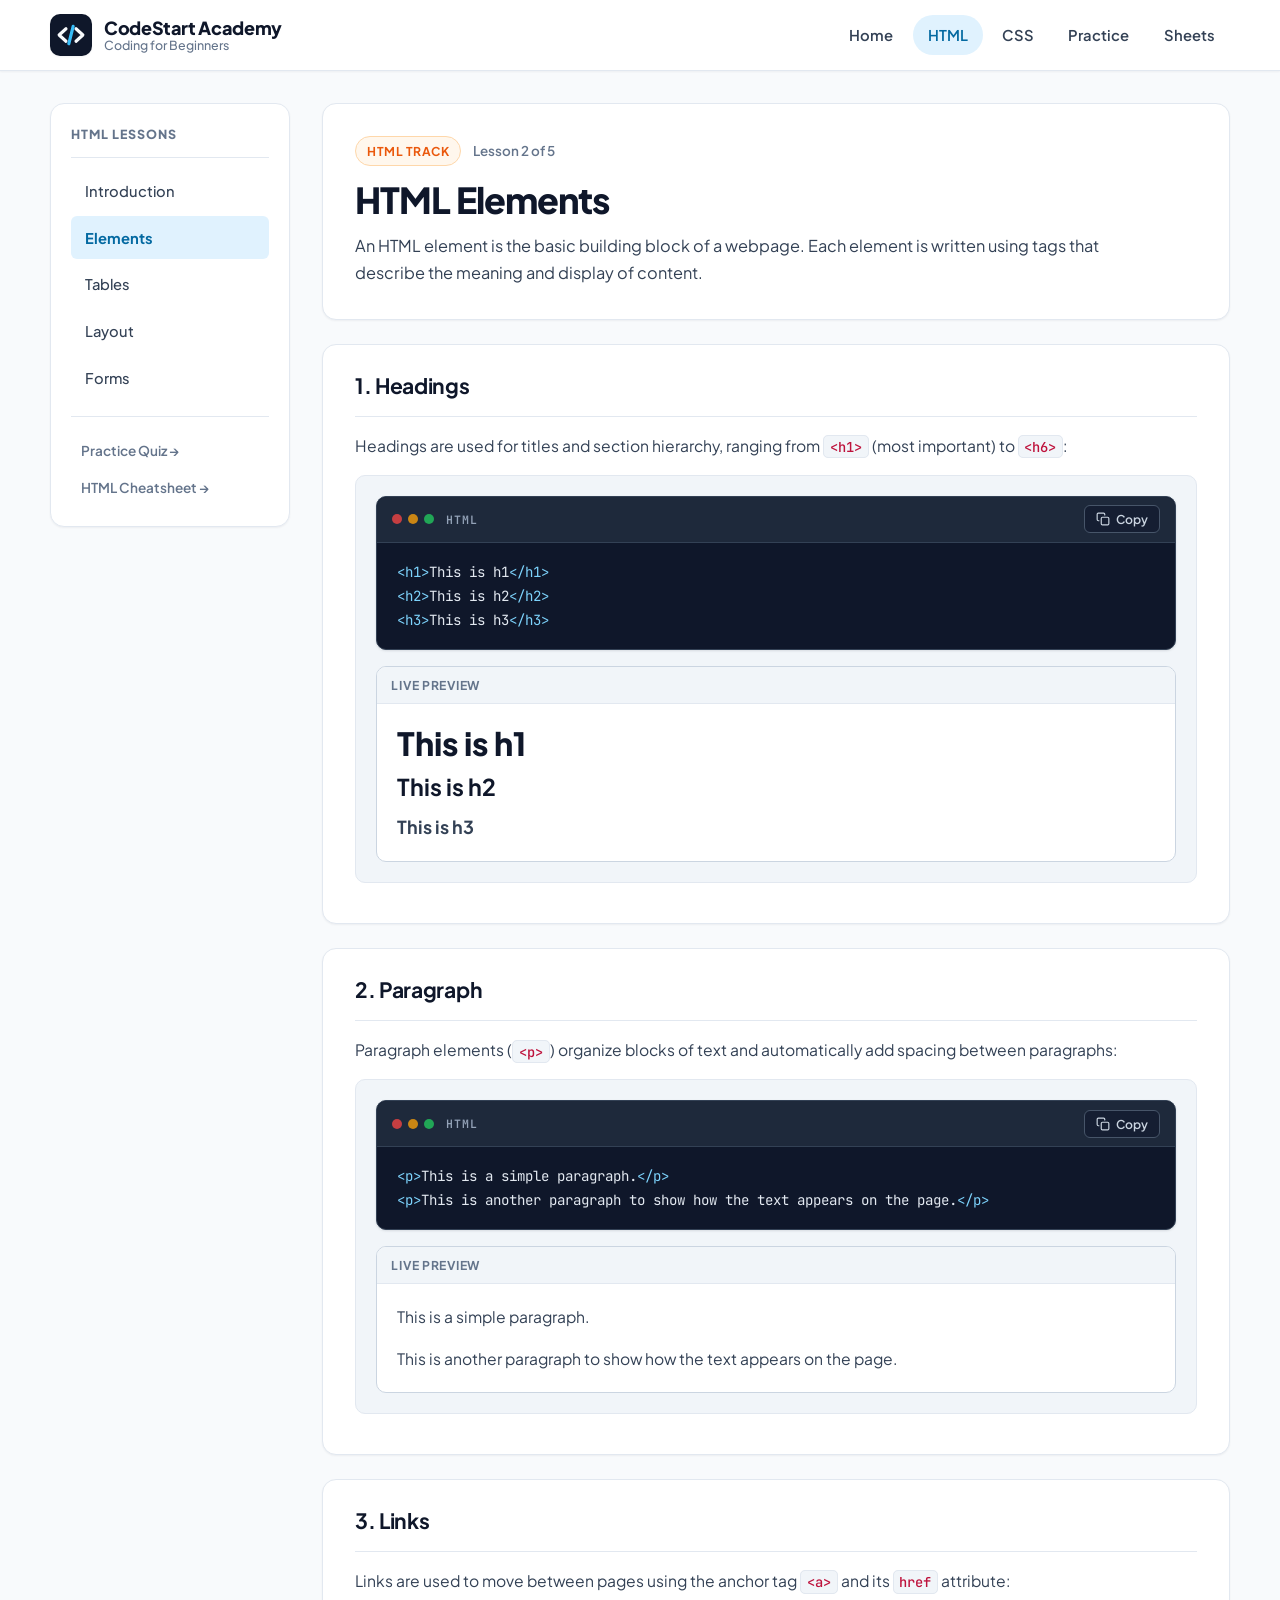
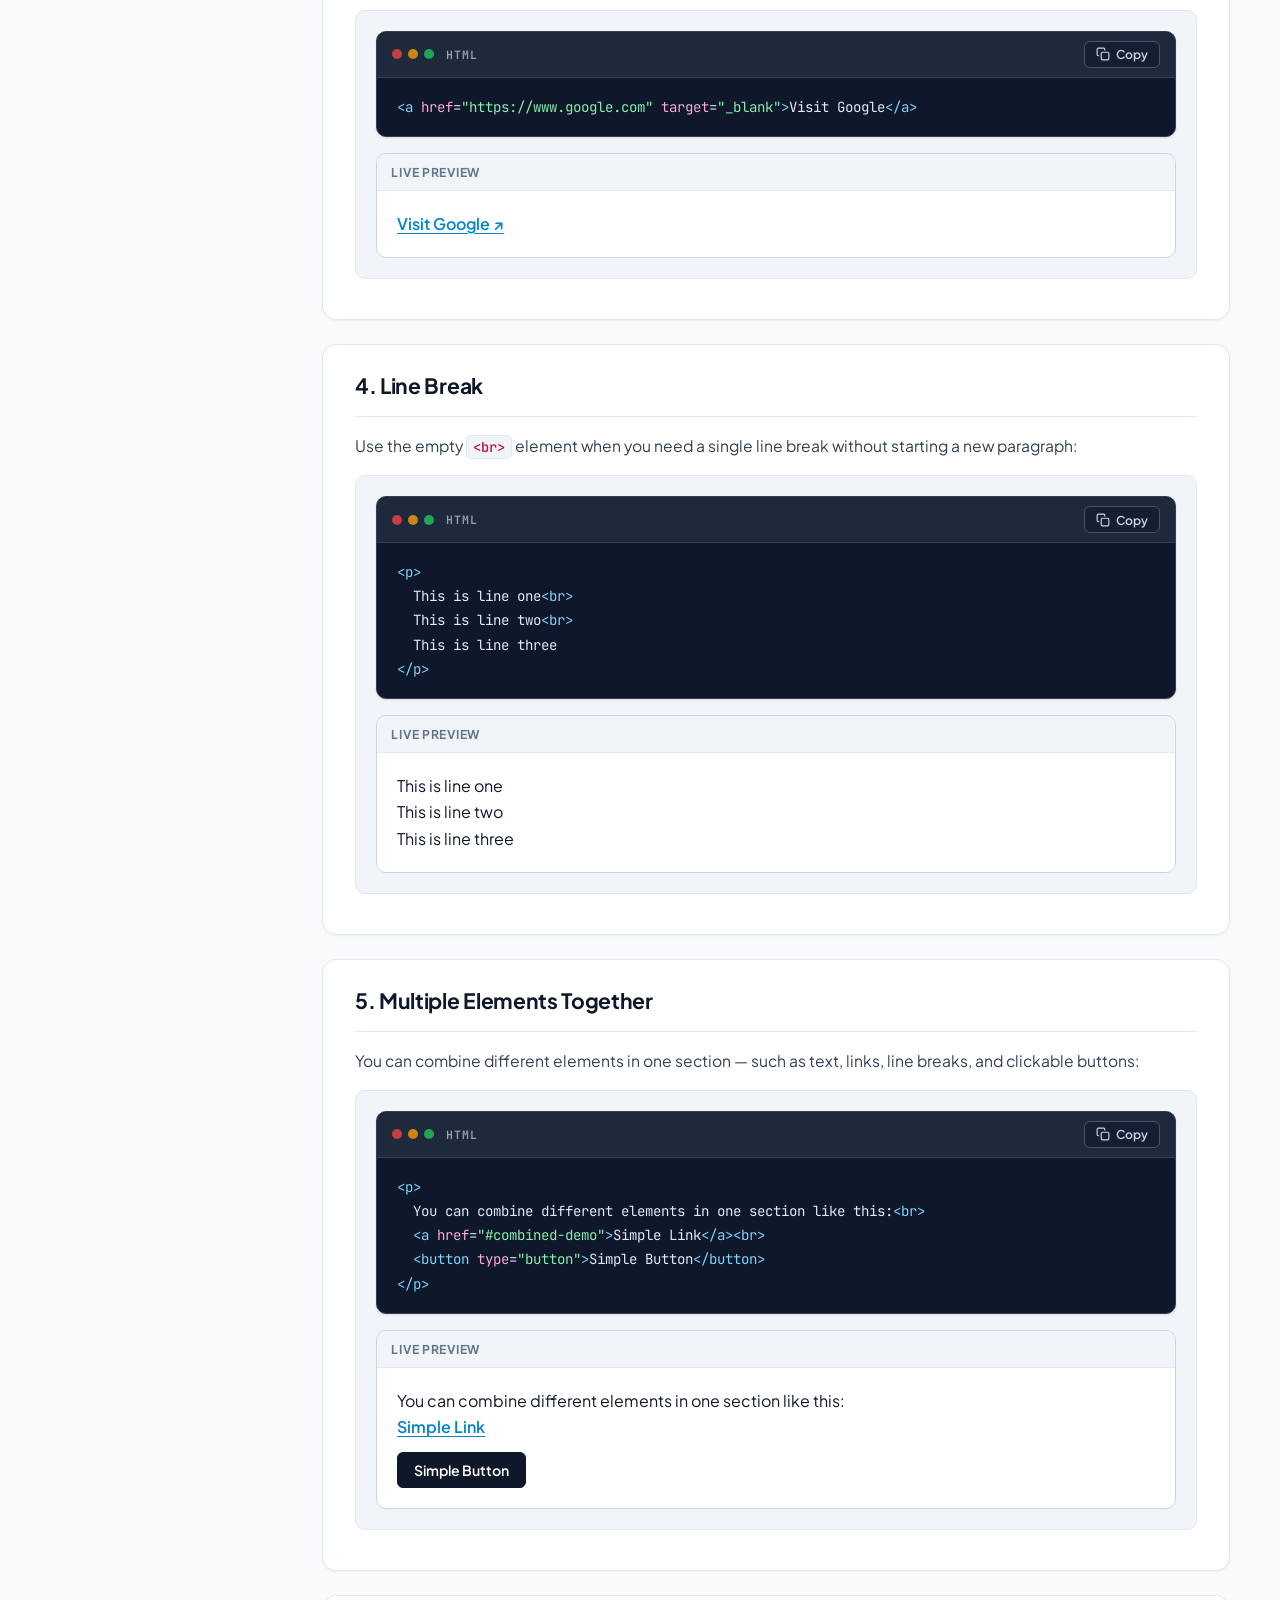
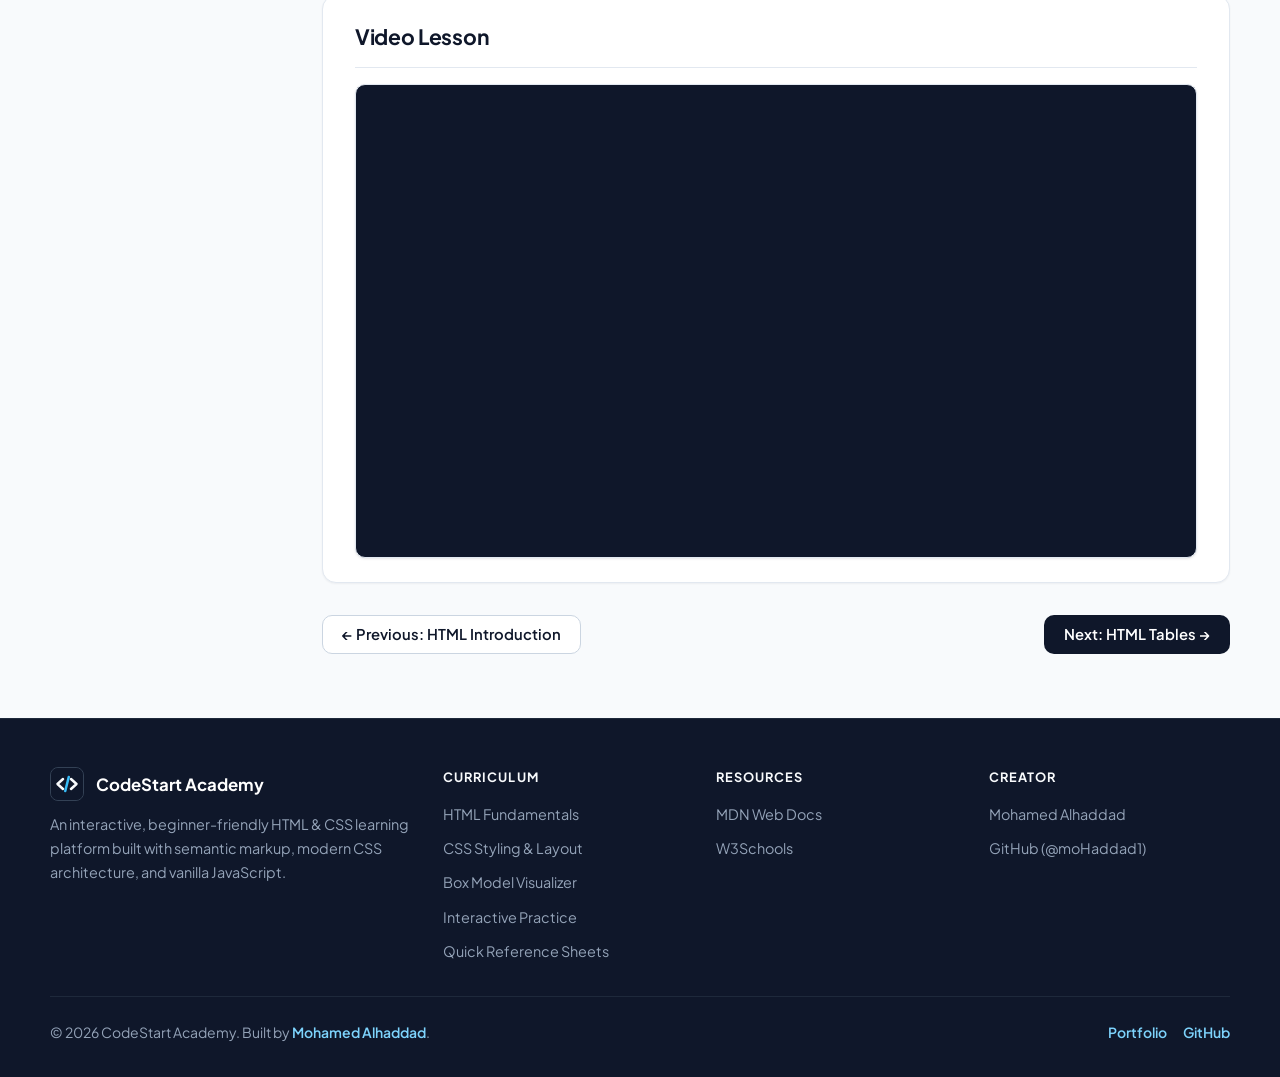
<file: html-elements.html>
<!DOCTYPE html>
<html lang="en">
<head>
  <meta charset="UTF-8">
  <meta name="viewport" content="width=device-width, initial-scale=1.0">
  <meta name="description" content="Explore core HTML elements including headings, paragraphs, hyperlinks, line breaks, and buttons with live examples.">
  <meta name="author" content="Mohamed Alhaddad">
  <title>CodeStart Academy — HTML Elements</title>
  <link rel="preconnect" href="https://fonts.googleapis.com">
  <link rel="preconnect" href="https://fonts.gstatic.com" crossorigin>
  <link href="https://fonts.googleapis.com/css2?family=JetBrains+Mono:wght@400;500;600;700&amp;family=Plus+Jakarta+Sans:wght@400;500;600;700;800&amp;display=swap" rel="stylesheet">
  <link rel="stylesheet" href="assets/css/styles.css">
  <link rel="icon" type="image/svg+xml" href="favicon.svg">
  <script src="assets/js/app.js" defer></script>
</head>

<body>
<div class="page-wrapper">

  <header class="top-bar">
    <div class="container top-bar-inner">
      <a href="index.html" class="site-brand">
        <span class="site-logo-box">
          <img src="favicon.svg" alt="CodeStart Academy Logo" width="42" height="42">
        </span>
        <span class="site-brand-text">
          <span class="site-title">CodeStart Academy</span>
          <span class="site-subtitle">Coding for Beginners</span>
        </span>
      </a>

      <button type="button" class="nav-toggle" aria-expanded="false" aria-controls="primary-navigation" aria-label="Open navigation menu">
        <svg viewBox="0 0 24 24" fill="none" stroke="currentColor" stroke-width="2" stroke-linecap="round" stroke-linejoin="round" aria-hidden="true">
          <line x1="3" y1="6" x2="21" y2="6"></line>
          <line x1="3" y1="12" x2="21" y2="12"></line>
          <line x1="3" y1="18" x2="21" y2="18"></line>
        </svg>
      </button>

      <nav class="main-nav" id="primary-navigation" aria-label="Primary">
        <ul>
          <li><a href="index.html">Home</a></li>
          <li><a href="html-intro.html" class="active">HTML</a></li>
          <li><a href="css-intro.html">CSS</a></li>
          <li><a href="exercises.html">Practice</a></li>
          <li><a href="cheatsheets.html">Sheets</a></li>
        </ul>
      </nav>
    </div>
  </header>

  <main class="page-content">
    <div class="lesson-layout">

      <aside class="lesson-sidebar" aria-label="HTML lessons">
        <h2 class="sidebar-title">HTML Lessons</h2>
        <ul class="sidebar-links">
          <li><a href="html-intro.html">Introduction</a></li>
          <li><a href="html-elements.html" class="active">Elements</a></li>
          <li><a href="html-tables.html">Tables</a></li>
          <li><a href="html-layout.html">Layout</a></li>
          <li><a href="html-forms.html">Forms</a></li>
        </ul>
        <div class="sidebar-divider"></div>
        <a href="exercises.html" class="sidebar-secondary-link">Practice Quiz &rarr;</a>
        <a href="cheatsheets.html" class="sidebar-secondary-link">HTML Cheatsheet &rarr;</a>
      </aside>

      <div class="lesson-content">

        <header class="lesson-header">
          <div class="lesson-header-meta">
            <span class="badge badge-html">HTML Track</span>
            <span class="lesson-step-label">Lesson 2 of 5</span>
          </div>
          <h1 class="lesson-page-title">HTML Elements</h1>
          <p class="lesson-page-lead">An HTML element is the basic building block of a webpage. Each element is written using tags that describe the meaning and display of content.</p>
        </header>

        <section class="lesson-section">
          <h2 class="lesson-title">1. Headings</h2>
          <p class="lesson-text">Headings are used for titles and section hierarchy, ranging from <code>&lt;h1&gt;</code> (most important) to <code>&lt;h6&gt;</code>:</p>

          <div class="example-box">
            <div class="code-card" data-lang="HTML">
              <pre><code><span class="tok-tag">&lt;h1&gt;</span>This is h1<span class="tok-tag">&lt;/h1&gt;</span>
<span class="tok-tag">&lt;h2&gt;</span>This is h2<span class="tok-tag">&lt;/h2&gt;</span>
<span class="tok-tag">&lt;h3&gt;</span>This is h3<span class="tok-tag">&lt;/h3&gt;</span></code></pre>
            </div>

            <div class="preview-card">
              <div class="preview-card-bar">Live Preview</div>
              <div class="preview-card-body">
                <p class="demo-rendered-h1">This is h1</p>
                <p class="demo-rendered-h2">This is h2</p>
                <p class="demo-rendered-h3">This is h3</p>
              </div>
            </div>
          </div>
        </section>

        <section class="lesson-section">
          <h2 class="lesson-title">2. Paragraph</h2>
          <p class="lesson-text">Paragraph elements (<code>&lt;p&gt;</code>) organize blocks of text and automatically add spacing between paragraphs:</p>

          <div class="example-box">
            <div class="code-card" data-lang="HTML">
              <pre><code><span class="tok-tag">&lt;p&gt;</span>This is a simple paragraph.<span class="tok-tag">&lt;/p&gt;</span>
<span class="tok-tag">&lt;p&gt;</span>This is another paragraph to show how the text appears on the page.<span class="tok-tag">&lt;/p&gt;</span></code></pre>
            </div>

            <div class="preview-card">
              <div class="preview-card-bar">Live Preview</div>
              <div class="preview-card-body">
                <p class="lesson-text">This is a simple paragraph.</p>
                <p class="lesson-text">This is another paragraph to show how the text appears on the page.</p>
              </div>
            </div>
          </div>
        </section>

        <section class="lesson-section">
          <h2 class="lesson-title">3. Links</h2>
          <p class="lesson-text">Links are used to move between pages using the anchor tag <code>&lt;a&gt;</code> and its <code>href</code> attribute:</p>

          <div class="example-box">
            <div class="code-card" data-lang="HTML">
              <pre><code><span class="tok-tag">&lt;a</span> <span class="tok-attr">href</span>=<span class="tok-str">"https://www.google.com"</span> <span class="tok-attr">target</span>=<span class="tok-str">"_blank"</span><span class="tok-tag">&gt;</span>Visit Google<span class="tok-tag">&lt;/a&gt;</span></code></pre>
            </div>

            <div class="preview-card">
              <div class="preview-card-bar">Live Preview</div>
              <div class="preview-card-body">
                <a href="https://www.google.com" target="_blank" rel="noopener noreferrer" class="demo-rendered-link">Visit Google &nearr;</a>
              </div>
            </div>
          </div>
        </section>

        <section class="lesson-section">
          <h2 class="lesson-title">4. Line Break</h2>
          <p class="lesson-text">Use the empty <code>&lt;br&gt;</code> element when you need a single line break without starting a new paragraph:</p>

          <div class="example-box">
            <div class="code-card" data-lang="HTML">
              <pre><code><span class="tok-tag">&lt;p&gt;</span>
  This is line one<span class="tok-tag">&lt;br&gt;</span>
  This is line two<span class="tok-tag">&lt;br&gt;</span>
  This is line three
<span class="tok-tag">&lt;/p&gt;</span></code></pre>
            </div>

            <div class="preview-card">
              <div class="preview-card-bar">Live Preview</div>
              <div class="preview-card-body">
                <p>
                  This is line one<br>
                  This is line two<br>
                  This is line three
                </p>
              </div>
            </div>
          </div>
        </section>

        <section class="lesson-section">
          <h2 class="lesson-title">5. Multiple Elements Together</h2>
          <p class="lesson-text">You can combine different elements in one section — such as text, links, line breaks, and clickable buttons:</p>

          <div class="example-box">
            <div class="code-card" data-lang="HTML">
              <pre><code><span class="tok-tag">&lt;p&gt;</span>
  You can combine different elements in one section like this:<span class="tok-tag">&lt;br&gt;</span>
  <span class="tok-tag">&lt;a</span> <span class="tok-attr">href</span>=<span class="tok-str">"#combined-demo"</span><span class="tok-tag">&gt;</span>Simple Link<span class="tok-tag">&lt;/a&gt;</span><span class="tok-tag">&lt;br&gt;</span>
  <span class="tok-tag">&lt;button</span> <span class="tok-attr">type</span>=<span class="tok-str">"button"</span><span class="tok-tag">&gt;</span>Simple Button<span class="tok-tag">&lt;/button&gt;</span>
<span class="tok-tag">&lt;/p&gt;</span></code></pre>
            </div>

            <div class="preview-card" id="combined-demo">
              <div class="preview-card-bar">Live Preview</div>
              <div class="preview-card-body">
                <p>
                  You can combine different elements in one section like this:<br>
                  <a href="#combined-demo" class="demo-rendered-link">Simple Link</a><br>
                  <button type="button" class="demo-rendered-btn" data-demo-click="elements-btn-status">Simple Button</button>
                </p>
                <div id="elements-btn-status" class="form-feedback" role="status" aria-live="polite"></div>
              </div>
            </div>
          </div>
        </section>

        <section class="lesson-section">
          <h2 class="lesson-title">Video Lesson</h2>
          <div class="lesson-video-wrapper">
            <iframe src="https://www.youtube.com/embed/vIoO52MdZFE?si=OhWM0VEgy2lVVi9R" title="HTML Elements Video Lesson" loading="lazy" allow="accelerometer; autoplay; clipboard-write; encrypted-media; gyroscope; picture-in-picture; web-share" referrerpolicy="strict-origin-when-cross-origin" allowfullscreen></iframe>
          </div>
        </section>

        <nav class="lesson-nav-btns" aria-label="Lesson navigation">
          <a href="html-intro.html" class="btn btn-secondary">&larr; Previous: HTML Introduction</a>
          <a href="html-tables.html" class="btn btn-dark">Next: HTML Tables &rarr;</a>
        </nav>

      </div>
    </div>
  </main>

  <footer class="site-footer">
    <div class="container">
      <div class="footer-grid">
        <div>
          <div class="footer-brand-title">
            <img src="favicon.svg" alt="CodeStart Academy" width="34" height="34">
            <span>CodeStart Academy</span>
          </div>
          <p class="footer-description">An interactive, beginner-friendly HTML &amp; CSS learning platform built with semantic markup, modern CSS architecture, and vanilla JavaScript.</p>
        </div>

        <div>
          <h3>Curriculum</h3>
          <ul class="footer-links">
            <li><a href="html-intro.html">HTML Fundamentals</a></li>
            <li><a href="css-intro.html">CSS Styling &amp; Layout</a></li>
            <li><a href="css-boxmodel.html">Box Model Visualizer</a></li>
            <li><a href="exercises.html">Interactive Practice</a></li>
            <li><a href="cheatsheets.html">Quick Reference Sheets</a></li>
          </ul>
        </div>

        <div>
          <h3>Resources</h3>
          <ul class="footer-links">
            <li><a href="https://developer.mozilla.org/" target="_blank" rel="noopener noreferrer">MDN Web Docs</a></li>
            <li><a href="https://www.w3schools.com/" target="_blank" rel="noopener noreferrer">W3Schools</a></li>
          </ul>
        </div>

        <div>
          <h3>Creator</h3>
          <ul class="footer-links">
            <li><a href="https://mohamedalhaddad.com" target="_blank" rel="noopener noreferrer">Mohamed Alhaddad</a></li>
            <li><a href="https://github.com/moHaddad1" target="_blank" rel="noopener noreferrer">GitHub (@moHaddad1)</a></li>
          </ul>
        </div>
      </div>

      <div class="footer-bottom">
        <p>&copy; 2026 CodeStart Academy. Built by <a href="https://mohamedalhaddad.com" target="_blank" rel="noopener noreferrer">Mohamed Alhaddad</a>.</p>
        <div class="footer-credit-links">
          <a href="https://mohamedalhaddad.com" target="_blank" rel="noopener noreferrer">Portfolio</a>
          <a href="https://github.com/moHaddad1" target="_blank" rel="noopener noreferrer">GitHub</a>
        </div>
      </div>
    </div>
  </footer>

</div>
</body>
</html>
</file>
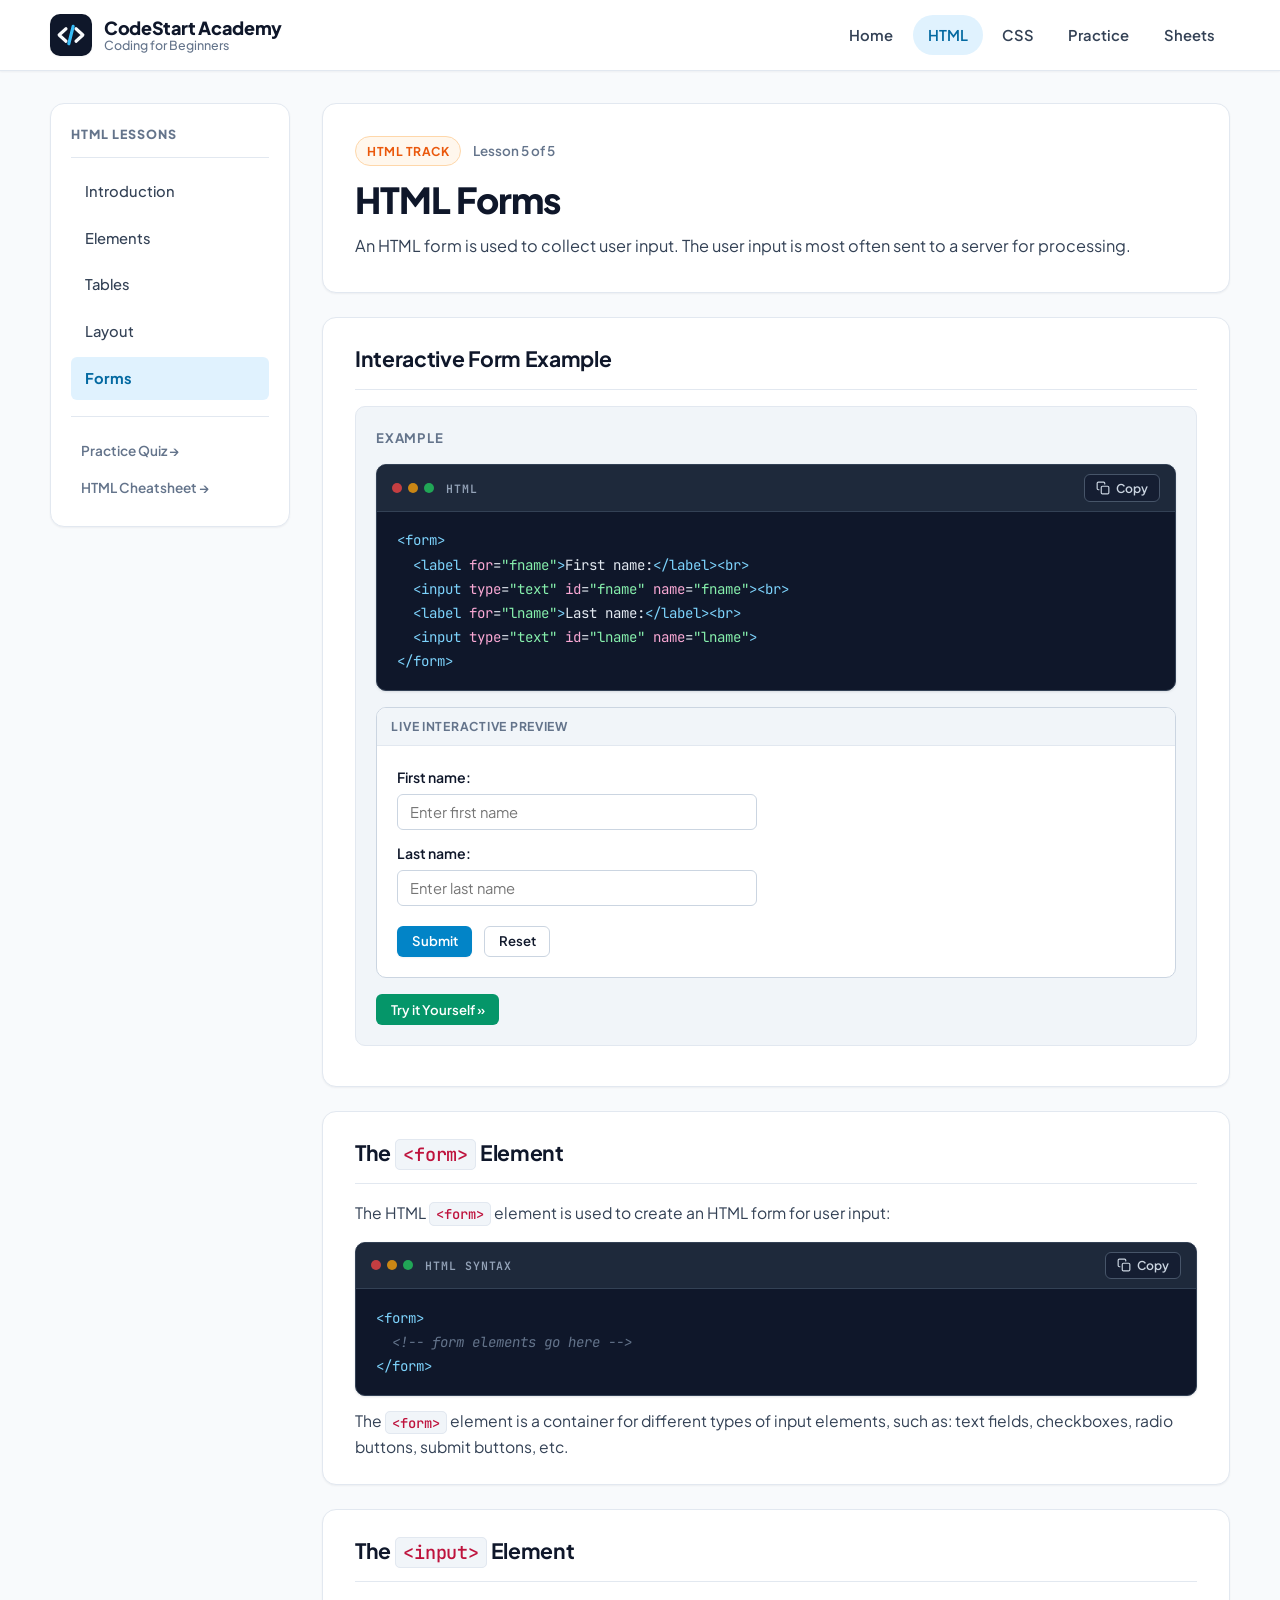
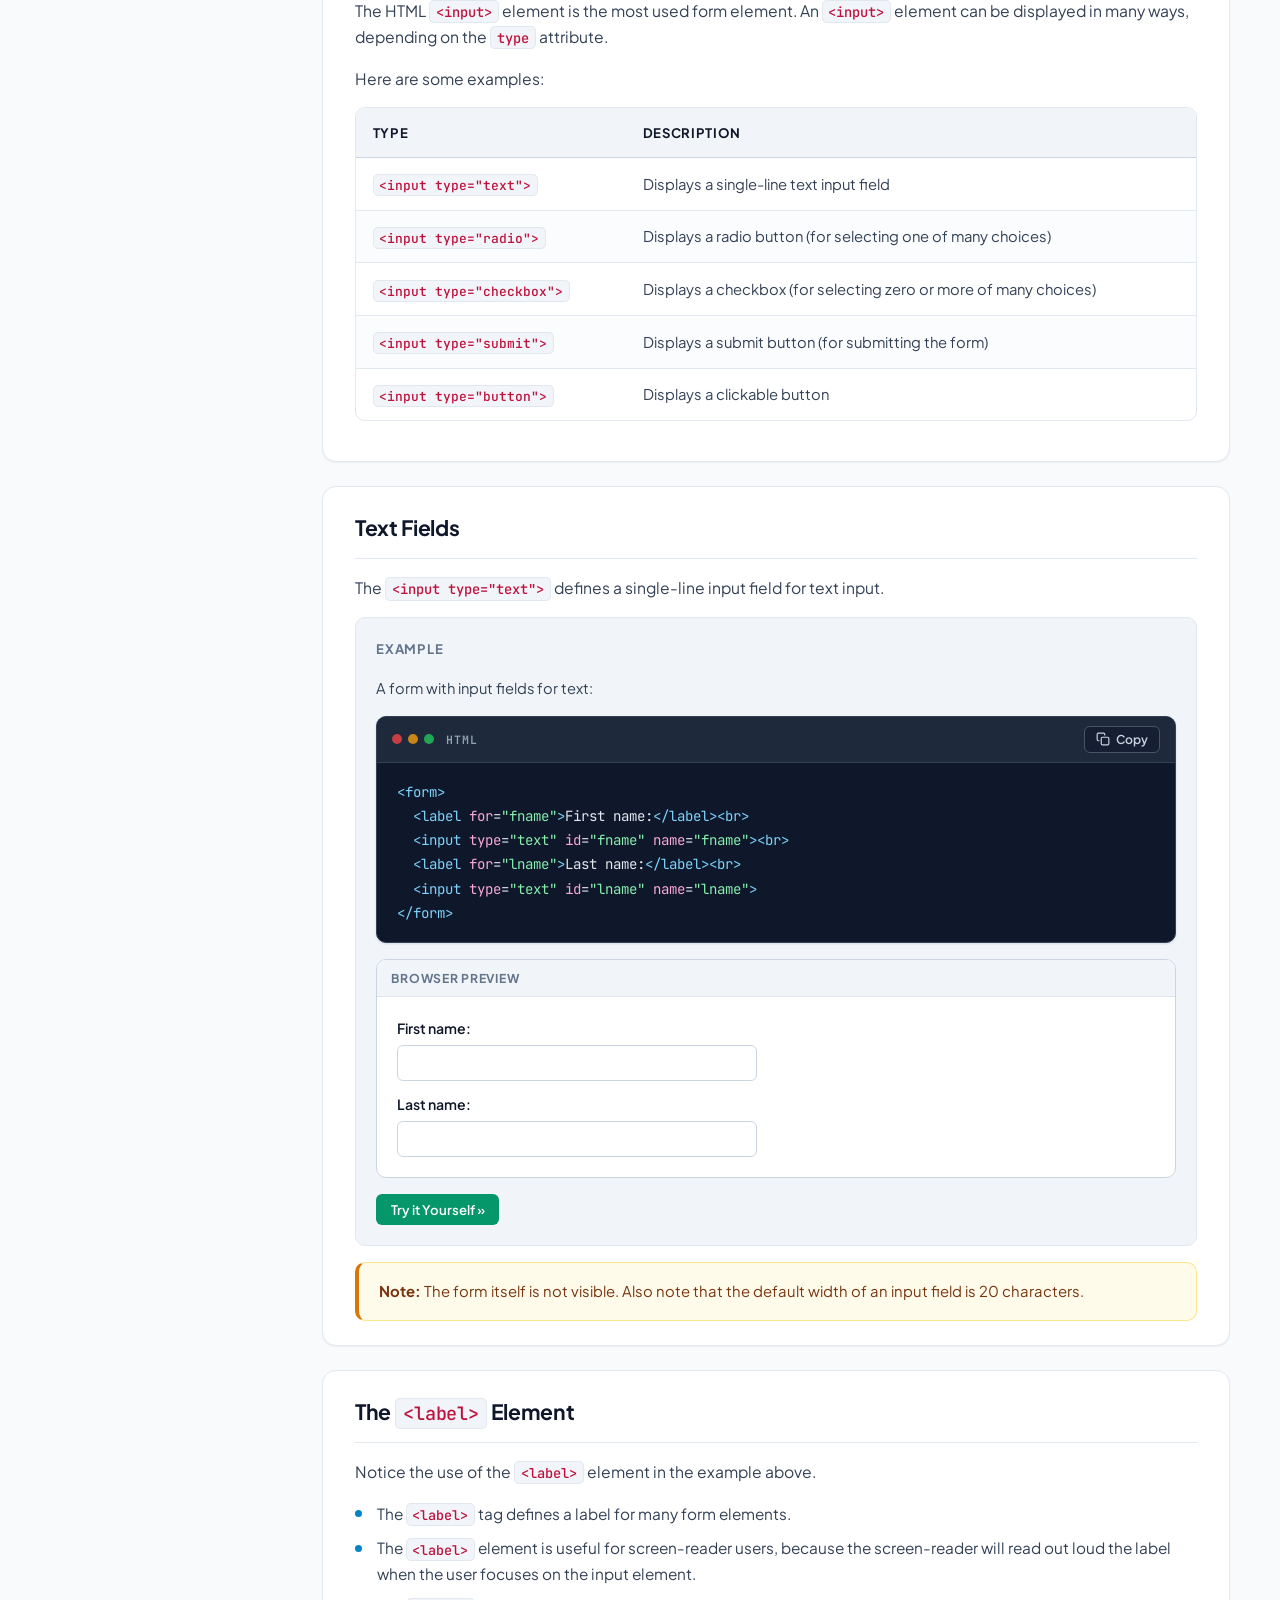
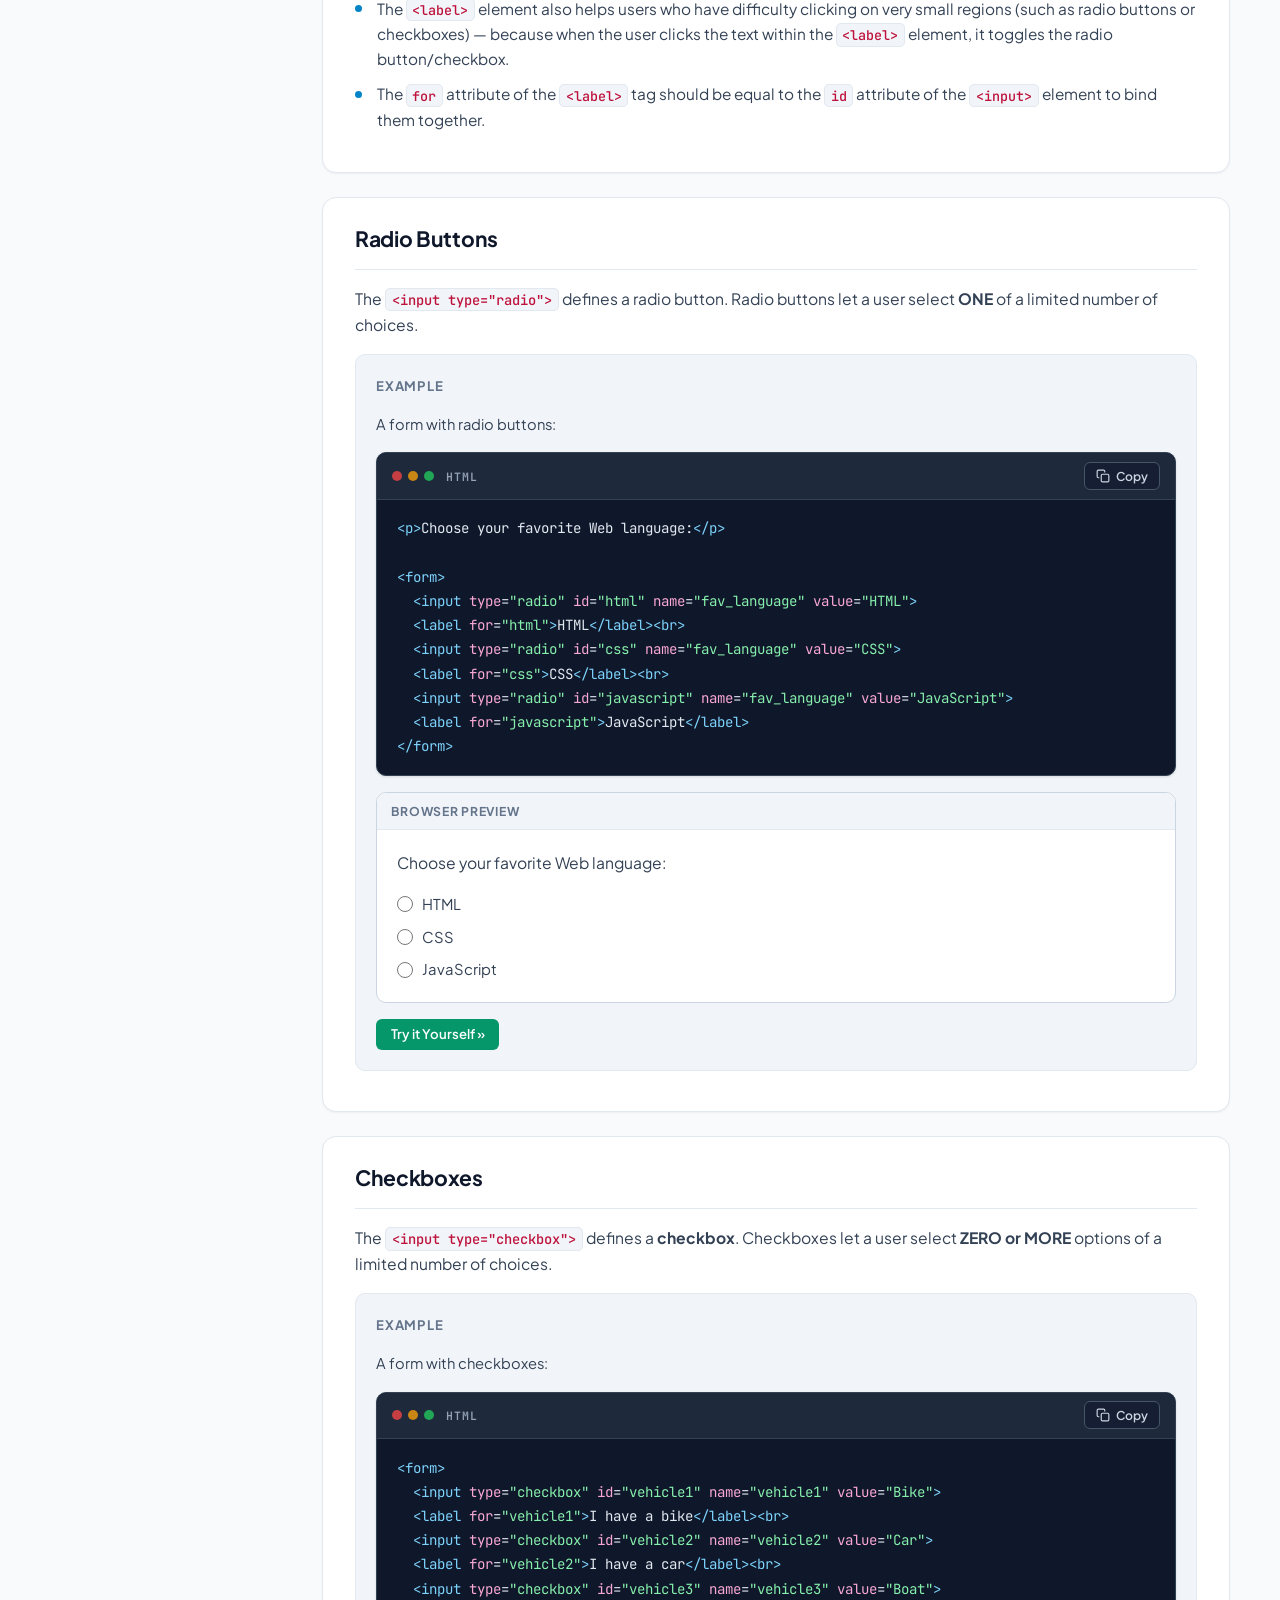
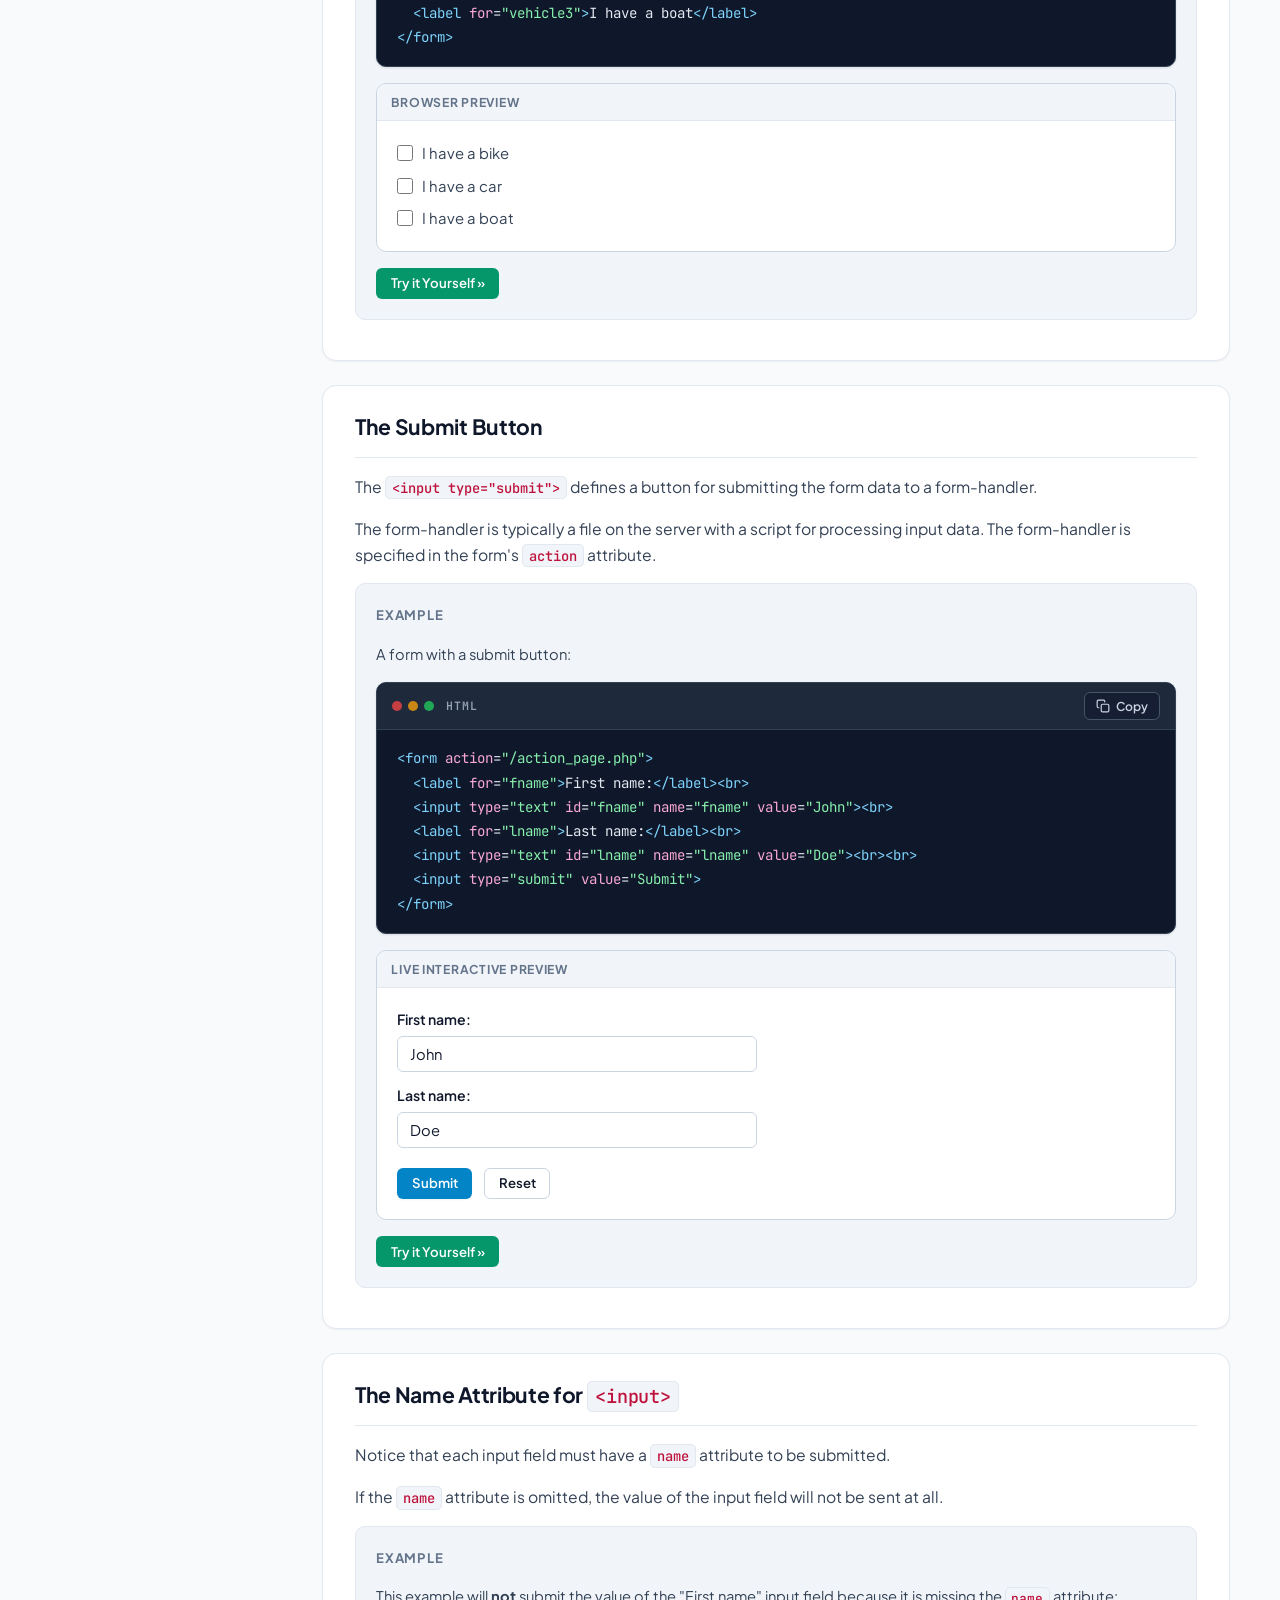
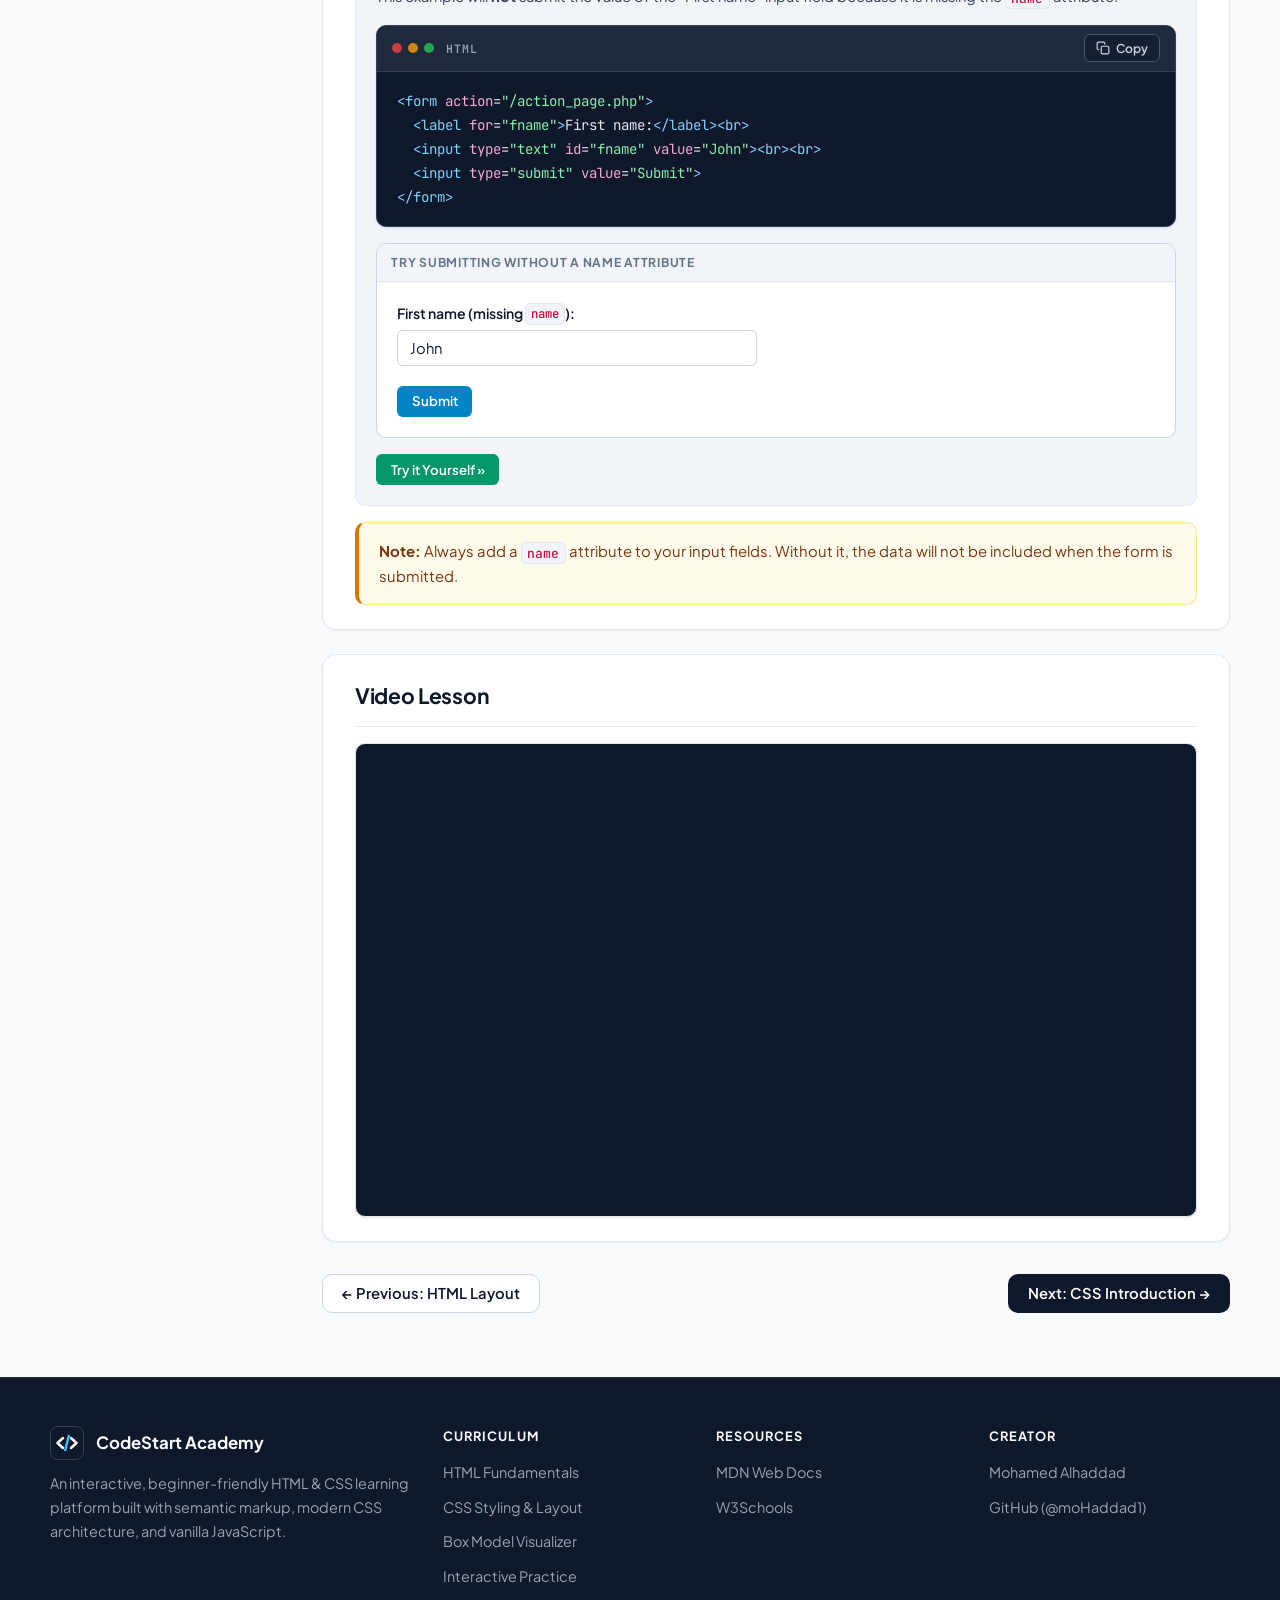
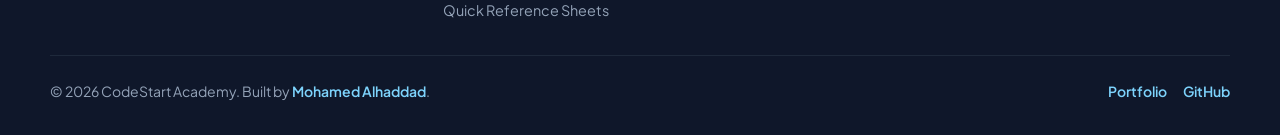
<file: html-forms.html>
<!DOCTYPE html>
<html lang="en">
<head>
  <meta charset="UTF-8">
  <meta name="viewport" content="width=device-width, initial-scale=1.0">
  <meta name="description" content="Learn how to build accessible HTML forms using text inputs, labels, radio buttons, checkboxes, submit buttons, and the name attribute.">
  <meta name="author" content="Mohamed Alhaddad">
  <title>CodeStart Academy — HTML Forms</title>
  <link rel="preconnect" href="https://fonts.googleapis.com">
  <link rel="preconnect" href="https://fonts.gstatic.com" crossorigin>
  <link href="https://fonts.googleapis.com/css2?family=JetBrains+Mono:wght@400;500;600;700&amp;family=Plus+Jakarta+Sans:wght@400;500;600;700;800&amp;display=swap" rel="stylesheet">
  <link rel="stylesheet" href="assets/css/styles.css">
  <link rel="icon" type="image/svg+xml" href="favicon.svg">
  <script src="assets/js/app.js" defer></script>
</head>

<body>
<div class="page-wrapper">

  <header class="top-bar">
    <div class="container top-bar-inner">
      <a href="index.html" class="site-brand">
        <span class="site-logo-box">
          <img src="favicon.svg" alt="CodeStart Academy Logo" width="42" height="42">
        </span>
        <span class="site-brand-text">
          <span class="site-title">CodeStart Academy</span>
          <span class="site-subtitle">Coding for Beginners</span>
        </span>
      </a>

      <button type="button" class="nav-toggle" aria-expanded="false" aria-controls="primary-navigation" aria-label="Open navigation menu">
        <svg viewBox="0 0 24 24" fill="none" stroke="currentColor" stroke-width="2" stroke-linecap="round" stroke-linejoin="round" aria-hidden="true">
          <line x1="3" y1="6" x2="21" y2="6"></line>
          <line x1="3" y1="12" x2="21" y2="12"></line>
          <line x1="3" y1="18" x2="21" y2="18"></line>
        </svg>
      </button>

      <nav class="main-nav" id="primary-navigation" aria-label="Primary">
        <ul>
          <li><a href="index.html">Home</a></li>
          <li><a href="html-intro.html" class="active">HTML</a></li>
          <li><a href="css-intro.html">CSS</a></li>
          <li><a href="exercises.html">Practice</a></li>
          <li><a href="cheatsheets.html">Sheets</a></li>
        </ul>
      </nav>
    </div>
  </header>

  <main class="page-content">
    <div class="lesson-layout">

      <aside class="lesson-sidebar" aria-label="HTML lessons">
        <h2 class="sidebar-title">HTML Lessons</h2>
        <ul class="sidebar-links">
          <li><a href="html-intro.html">Introduction</a></li>
          <li><a href="html-elements.html">Elements</a></li>
          <li><a href="html-tables.html">Tables</a></li>
          <li><a href="html-layout.html">Layout</a></li>
          <li><a href="html-forms.html" class="active">Forms</a></li>
        </ul>
        <div class="sidebar-divider"></div>
        <a href="exercises.html" class="sidebar-secondary-link">Practice Quiz &rarr;</a>
        <a href="cheatsheets.html" class="sidebar-secondary-link">HTML Cheatsheet &rarr;</a>
      </aside>

      <div class="lesson-content">

        <header class="lesson-header">
          <div class="lesson-header-meta">
            <span class="badge badge-html">HTML Track</span>
            <span class="lesson-step-label">Lesson 5 of 5</span>
          </div>
          <h1 class="lesson-page-title">HTML Forms</h1>
          <p class="lesson-page-lead">An HTML form is used to collect user input. The user input is most often sent to a server for processing.</p>
        </header>

        <section class="lesson-section">
          <h2 class="lesson-title">Interactive Form Example</h2>

          <div class="example-box">
            <div class="example-box-header">
              <span class="example-label">Example</span>
            </div>
            <div class="code-card" data-lang="HTML">
              <pre><code><span class="tok-tag">&lt;form&gt;</span>
  <span class="tok-tag">&lt;label</span> <span class="tok-attr">for</span>=<span class="tok-str">"fname"</span><span class="tok-tag">&gt;</span>First name:<span class="tok-tag">&lt;/label&gt;&lt;br&gt;</span>
  <span class="tok-tag">&lt;input</span> <span class="tok-attr">type</span>=<span class="tok-str">"text"</span> <span class="tok-attr">id</span>=<span class="tok-str">"fname"</span> <span class="tok-attr">name</span>=<span class="tok-str">"fname"</span><span class="tok-tag">&gt;&lt;br&gt;</span>
  <span class="tok-tag">&lt;label</span> <span class="tok-attr">for</span>=<span class="tok-str">"lname"</span><span class="tok-tag">&gt;</span>Last name:<span class="tok-tag">&lt;/label&gt;&lt;br&gt;</span>
  <span class="tok-tag">&lt;input</span> <span class="tok-attr">type</span>=<span class="tok-str">"text"</span> <span class="tok-attr">id</span>=<span class="tok-str">"lname"</span> <span class="tok-attr">name</span>=<span class="tok-str">"lname"</span><span class="tok-tag">&gt;</span>
<span class="tok-tag">&lt;/form&gt;</span></code></pre>
            </div>

            <div class="preview-card">
              <div class="preview-card-bar">Live Interactive Preview</div>
              <div class="preview-card-body">
                <form class="form-preview-fields" data-demo-form>
                  <div class="form-preview-group">
                    <label for="preview-fname">First name:</label>
                    <input type="text" id="preview-fname" name="fname" placeholder="Enter first name">
                  </div>
                  <div class="form-preview-group">
                    <label for="preview-lname">Last name:</label>
                    <input type="text" id="preview-lname" name="lname" placeholder="Enter last name">
                  </div>
                  <div class="form-preview-actions">
                    <button type="submit" class="btn btn-primary btn-sm">Submit</button>
                    <button type="reset" class="btn btn-secondary btn-sm">Reset</button>
                  </div>
                  <div class="form-feedback" role="status" aria-live="polite"></div>
                </form>
              </div>
            </div>

            <div class="example-actions">
              <a href="https://www.w3schools.com/html/tryit.asp?filename=tryhtml_form_submit" target="_blank" rel="noopener noreferrer" class="btn btn-success btn-sm">Try it Yourself &raquo;</a>
            </div>
          </div>
        </section>

        <section class="lesson-section">
          <h2 class="lesson-title">The <code>&lt;form&gt;</code> Element</h2>
          <p class="lesson-text">The HTML <code>&lt;form&gt;</code> element is used to create an HTML form for user input:</p>

          <div class="syntax-strip">
            <div class="code-card" data-lang="HTML Syntax">
              <pre><code><span class="tok-tag">&lt;form&gt;</span>
  <span class="tok-comment">&lt;!-- form elements go here --&gt;</span>
<span class="tok-tag">&lt;/form&gt;</span></code></pre>
            </div>
          </div>

          <p class="lesson-text">The <code>&lt;form&gt;</code> element is a container for different types of input elements, such as: text fields, checkboxes, radio buttons, submit buttons, etc.</p>
        </section>

        <section class="lesson-section">
          <h2 class="lesson-title">The <code>&lt;input&gt;</code> Element</h2>
          <p class="lesson-text">The HTML <code>&lt;input&gt;</code> element is the most used form element. An <code>&lt;input&gt;</code> element can be displayed in many ways, depending on the <code>type</code> attribute.</p>
          <p class="lesson-text">Here are some examples:</p>

          <div class="table-scroll">
            <table class="lesson-table">
              <thead>
                <tr>
                  <th>Type</th>
                  <th>Description</th>
                </tr>
              </thead>
              <tbody>
                <tr>
                  <td><code>&lt;input type="text"&gt;</code></td>
                  <td>Displays a single-line text input field</td>
                </tr>
                <tr>
                  <td><code>&lt;input type="radio"&gt;</code></td>
                  <td>Displays a radio button (for selecting one of many choices)</td>
                </tr>
                <tr>
                  <td><code>&lt;input type="checkbox"&gt;</code></td>
                  <td>Displays a checkbox (for selecting zero or more of many choices)</td>
                </tr>
                <tr>
                  <td><code>&lt;input type="submit"&gt;</code></td>
                  <td>Displays a submit button (for submitting the form)</td>
                </tr>
                <tr>
                  <td><code>&lt;input type="button"&gt;</code></td>
                  <td>Displays a clickable button</td>
                </tr>
              </tbody>
            </table>
          </div>
        </section>

        <section class="lesson-section">
          <h2 class="lesson-title">Text Fields</h2>
          <p class="lesson-text">The <code>&lt;input type="text"&gt;</code> defines a single-line input field for text input.</p>

          <div class="example-box">
            <div class="example-box-header">
              <span class="example-label">Example</span>
            </div>
            <p class="example-caption">A form with input fields for text:</p>
            <div class="code-card" data-lang="HTML">
              <pre><code><span class="tok-tag">&lt;form&gt;</span>
  <span class="tok-tag">&lt;label</span> <span class="tok-attr">for</span>=<span class="tok-str">"fname"</span><span class="tok-tag">&gt;</span>First name:<span class="tok-tag">&lt;/label&gt;&lt;br&gt;</span>
  <span class="tok-tag">&lt;input</span> <span class="tok-attr">type</span>=<span class="tok-str">"text"</span> <span class="tok-attr">id</span>=<span class="tok-str">"fname"</span> <span class="tok-attr">name</span>=<span class="tok-str">"fname"</span><span class="tok-tag">&gt;&lt;br&gt;</span>
  <span class="tok-tag">&lt;label</span> <span class="tok-attr">for</span>=<span class="tok-str">"lname"</span><span class="tok-tag">&gt;</span>Last name:<span class="tok-tag">&lt;/label&gt;&lt;br&gt;</span>
  <span class="tok-tag">&lt;input</span> <span class="tok-attr">type</span>=<span class="tok-str">"text"</span> <span class="tok-attr">id</span>=<span class="tok-str">"lname"</span> <span class="tok-attr">name</span>=<span class="tok-str">"lname"</span><span class="tok-tag">&gt;</span>
<span class="tok-tag">&lt;/form&gt;</span></code></pre>
            </div>

            <div class="preview-card">
              <div class="preview-card-bar">Browser Preview</div>
              <div class="preview-card-body">
                <div class="form-preview-fields">
                  <div class="form-preview-group">
                    <label for="text-fname">First name:</label>
                    <input type="text" id="text-fname" name="fname">
                  </div>
                  <div class="form-preview-group">
                    <label for="text-lname">Last name:</label>
                    <input type="text" id="text-lname" name="lname">
                  </div>
                </div>
              </div>
            </div>

            <div class="example-actions">
              <a href="https://www.w3schools.com/html/tryit.asp?filename=tryhtml_form_text" target="_blank" rel="noopener noreferrer" class="btn btn-success btn-sm">Try it Yourself &raquo;</a>
            </div>
          </div>

          <div class="note-box">
            <p><strong>Note:</strong> The form itself is not visible. Also note that the default width of an input field is 20 characters.</p>
          </div>
        </section>

        <section class="lesson-section">
          <h2 class="lesson-title">The <code>&lt;label&gt;</code> Element</h2>
          <p class="lesson-text">Notice the use of the <code>&lt;label&gt;</code> element in the example above.</p>

          <ul class="lesson-list">
            <li>The <code>&lt;label&gt;</code> tag defines a label for many form elements.</li>
            <li>The <code>&lt;label&gt;</code> element is useful for screen-reader users, because the screen-reader will read out loud the label when the user focuses on the input element.</li>
            <li>The <code>&lt;label&gt;</code> element also helps users who have difficulty clicking on very small regions (such as radio buttons or checkboxes) — because when the user clicks the text within the <code>&lt;label&gt;</code> element, it toggles the radio button/checkbox.</li>
            <li>The <code>for</code> attribute of the <code>&lt;label&gt;</code> tag should be equal to the <code>id</code> attribute of the <code>&lt;input&gt;</code> element to bind them together.</li>
          </ul>
        </section>

        <section class="lesson-section">
          <h2 class="lesson-title">Radio Buttons</h2>
          <p class="lesson-text">The <code>&lt;input type="radio"&gt;</code> defines a radio button. Radio buttons let a user select <strong>ONE</strong> of a limited number of choices.</p>

          <div class="example-box">
            <div class="example-box-header">
              <span class="example-label">Example</span>
            </div>
            <p class="example-caption">A form with radio buttons:</p>
            <div class="code-card" data-lang="HTML">
              <pre><code><span class="tok-tag">&lt;p&gt;</span>Choose your favorite Web language:<span class="tok-tag">&lt;/p&gt;</span>

<span class="tok-tag">&lt;form&gt;</span>
  <span class="tok-tag">&lt;input</span> <span class="tok-attr">type</span>=<span class="tok-str">"radio"</span> <span class="tok-attr">id</span>=<span class="tok-str">"html"</span> <span class="tok-attr">name</span>=<span class="tok-str">"fav_language"</span> <span class="tok-attr">value</span>=<span class="tok-str">"HTML"</span><span class="tok-tag">&gt;</span>
  <span class="tok-tag">&lt;label</span> <span class="tok-attr">for</span>=<span class="tok-str">"html"</span><span class="tok-tag">&gt;</span>HTML<span class="tok-tag">&lt;/label&gt;&lt;br&gt;</span>
  <span class="tok-tag">&lt;input</span> <span class="tok-attr">type</span>=<span class="tok-str">"radio"</span> <span class="tok-attr">id</span>=<span class="tok-str">"css"</span> <span class="tok-attr">name</span>=<span class="tok-str">"fav_language"</span> <span class="tok-attr">value</span>=<span class="tok-str">"CSS"</span><span class="tok-tag">&gt;</span>
  <span class="tok-tag">&lt;label</span> <span class="tok-attr">for</span>=<span class="tok-str">"css"</span><span class="tok-tag">&gt;</span>CSS<span class="tok-tag">&lt;/label&gt;&lt;br&gt;</span>
  <span class="tok-tag">&lt;input</span> <span class="tok-attr">type</span>=<span class="tok-str">"radio"</span> <span class="tok-attr">id</span>=<span class="tok-str">"javascript"</span> <span class="tok-attr">name</span>=<span class="tok-str">"fav_language"</span> <span class="tok-attr">value</span>=<span class="tok-str">"JavaScript"</span><span class="tok-tag">&gt;</span>
  <span class="tok-tag">&lt;label</span> <span class="tok-attr">for</span>=<span class="tok-str">"javascript"</span><span class="tok-tag">&gt;</span>JavaScript<span class="tok-tag">&lt;/label&gt;</span>
<span class="tok-tag">&lt;/form&gt;</span></code></pre>
            </div>

            <div class="preview-card">
              <div class="preview-card-bar">Browser Preview</div>
              <div class="preview-card-body">
                <p class="lesson-text">Choose your favorite Web language:</p>
                <div class="form-choice-list">
                  <label class="form-choice-item" for="radio-html">
                    <input type="radio" id="radio-html" name="fav_language" value="HTML">
                    <span>HTML</span>
                  </label>
                  <label class="form-choice-item" for="radio-css">
                    <input type="radio" id="radio-css" name="fav_language" value="CSS">
                    <span>CSS</span>
                  </label>
                  <label class="form-choice-item" for="radio-js">
                    <input type="radio" id="radio-js" name="fav_language" value="JavaScript">
                    <span>JavaScript</span>
                  </label>
                </div>
              </div>
            </div>

            <div class="example-actions">
              <a href="https://www.w3schools.com/html/tryit.asp?filename=tryhtml_form_radio" target="_blank" rel="noopener noreferrer" class="btn btn-success btn-sm">Try it Yourself &raquo;</a>
            </div>
          </div>
        </section>

        <section class="lesson-section">
          <h2 class="lesson-title">Checkboxes</h2>
          <p class="lesson-text">The <code>&lt;input type="checkbox"&gt;</code> defines a <strong>checkbox</strong>. Checkboxes let a user select <strong>ZERO or MORE</strong> options of a limited number of choices.</p>

          <div class="example-box">
            <div class="example-box-header">
              <span class="example-label">Example</span>
            </div>
            <p class="example-caption">A form with checkboxes:</p>
            <div class="code-card" data-lang="HTML">
              <pre><code><span class="tok-tag">&lt;form&gt;</span>
  <span class="tok-tag">&lt;input</span> <span class="tok-attr">type</span>=<span class="tok-str">"checkbox"</span> <span class="tok-attr">id</span>=<span class="tok-str">"vehicle1"</span> <span class="tok-attr">name</span>=<span class="tok-str">"vehicle1"</span> <span class="tok-attr">value</span>=<span class="tok-str">"Bike"</span><span class="tok-tag">&gt;</span>
  <span class="tok-tag">&lt;label</span> <span class="tok-attr">for</span>=<span class="tok-str">"vehicle1"</span><span class="tok-tag">&gt;</span>I have a bike<span class="tok-tag">&lt;/label&gt;&lt;br&gt;</span>
  <span class="tok-tag">&lt;input</span> <span class="tok-attr">type</span>=<span class="tok-str">"checkbox"</span> <span class="tok-attr">id</span>=<span class="tok-str">"vehicle2"</span> <span class="tok-attr">name</span>=<span class="tok-str">"vehicle2"</span> <span class="tok-attr">value</span>=<span class="tok-str">"Car"</span><span class="tok-tag">&gt;</span>
  <span class="tok-tag">&lt;label</span> <span class="tok-attr">for</span>=<span class="tok-str">"vehicle2"</span><span class="tok-tag">&gt;</span>I have a car<span class="tok-tag">&lt;/label&gt;&lt;br&gt;</span>
  <span class="tok-tag">&lt;input</span> <span class="tok-attr">type</span>=<span class="tok-str">"checkbox"</span> <span class="tok-attr">id</span>=<span class="tok-str">"vehicle3"</span> <span class="tok-attr">name</span>=<span class="tok-str">"vehicle3"</span> <span class="tok-attr">value</span>=<span class="tok-str">"Boat"</span><span class="tok-tag">&gt;</span>
  <span class="tok-tag">&lt;label</span> <span class="tok-attr">for</span>=<span class="tok-str">"vehicle3"</span><span class="tok-tag">&gt;</span>I have a boat<span class="tok-tag">&lt;/label&gt;</span>
<span class="tok-tag">&lt;/form&gt;</span></code></pre>
            </div>

            <div class="preview-card">
              <div class="preview-card-bar">Browser Preview</div>
              <div class="preview-card-body">
                <div class="form-choice-list">
                  <label class="form-choice-item" for="chk-vehicle1">
                    <input type="checkbox" id="chk-vehicle1" name="vehicle1" value="Bike">
                    <span>I have a bike</span>
                  </label>
                  <label class="form-choice-item" for="chk-vehicle2">
                    <input type="checkbox" id="chk-vehicle2" name="vehicle2" value="Car">
                    <span>I have a car</span>
                  </label>
                  <label class="form-choice-item" for="chk-vehicle3">
                    <input type="checkbox" id="chk-vehicle3" name="vehicle3" value="Boat">
                    <span>I have a boat</span>
                  </label>
                </div>
              </div>
            </div>

            <div class="example-actions">
              <a href="https://www.w3schools.com/html/tryit.asp?filename=tryhtml_input_checkbox" target="_blank" rel="noopener noreferrer" class="btn btn-success btn-sm">Try it Yourself &raquo;</a>
            </div>
          </div>
        </section>

        <section class="lesson-section">
          <h2 class="lesson-title">The Submit Button</h2>
          <p class="lesson-text">The <code>&lt;input type="submit"&gt;</code> defines a button for submitting the form data to a form-handler.</p>
          <p class="lesson-text">The form-handler is typically a file on the server with a script for processing input data. The form-handler is specified in the form's <code>action</code> attribute.</p>

          <div class="example-box">
            <div class="example-box-header">
              <span class="example-label">Example</span>
            </div>
            <p class="example-caption">A form with a submit button:</p>
            <div class="code-card" data-lang="HTML">
              <pre><code><span class="tok-tag">&lt;form</span> <span class="tok-attr">action</span>=<span class="tok-str">"/action_page.php"</span><span class="tok-tag">&gt;</span>
  <span class="tok-tag">&lt;label</span> <span class="tok-attr">for</span>=<span class="tok-str">"fname"</span><span class="tok-tag">&gt;</span>First name:<span class="tok-tag">&lt;/label&gt;&lt;br&gt;</span>
  <span class="tok-tag">&lt;input</span> <span class="tok-attr">type</span>=<span class="tok-str">"text"</span> <span class="tok-attr">id</span>=<span class="tok-str">"fname"</span> <span class="tok-attr">name</span>=<span class="tok-str">"fname"</span> <span class="tok-attr">value</span>=<span class="tok-str">"John"</span><span class="tok-tag">&gt;&lt;br&gt;</span>
  <span class="tok-tag">&lt;label</span> <span class="tok-attr">for</span>=<span class="tok-str">"lname"</span><span class="tok-tag">&gt;</span>Last name:<span class="tok-tag">&lt;/label&gt;&lt;br&gt;</span>
  <span class="tok-tag">&lt;input</span> <span class="tok-attr">type</span>=<span class="tok-str">"text"</span> <span class="tok-attr">id</span>=<span class="tok-str">"lname"</span> <span class="tok-attr">name</span>=<span class="tok-str">"lname"</span> <span class="tok-attr">value</span>=<span class="tok-str">"Doe"</span><span class="tok-tag">&gt;&lt;br&gt;&lt;br&gt;</span>
  <span class="tok-tag">&lt;input</span> <span class="tok-attr">type</span>=<span class="tok-str">"submit"</span> <span class="tok-attr">value</span>=<span class="tok-str">"Submit"</span><span class="tok-tag">&gt;</span>
<span class="tok-tag">&lt;/form&gt;</span></code></pre>
            </div>

            <div class="preview-card">
              <div class="preview-card-bar">Live Interactive Preview</div>
              <div class="preview-card-body">
                <form class="form-preview-fields" data-demo-form>
                  <div class="form-preview-group">
                    <label for="submit-fname">First name:</label>
                    <input type="text" id="submit-fname" name="fname" value="John">
                  </div>
                  <div class="form-preview-group">
                    <label for="submit-lname">Last name:</label>
                    <input type="text" id="submit-lname" name="lname" value="Doe">
                  </div>
                  <div class="form-preview-actions">
                    <button type="submit" class="btn btn-primary btn-sm">Submit</button>
                    <button type="reset" class="btn btn-secondary btn-sm">Reset</button>
                  </div>
                  <div class="form-feedback" role="status" aria-live="polite"></div>
                </form>
              </div>
            </div>

            <div class="example-actions">
              <a href="https://www.w3schools.com/html/tryit.asp?filename=tryhtml_form_submit" target="_blank" rel="noopener noreferrer" class="btn btn-success btn-sm">Try it Yourself &raquo;</a>
            </div>
          </div>
        </section>

        <section class="lesson-section">
          <h2 class="lesson-title">The Name Attribute for <code>&lt;input&gt;</code></h2>
          <p class="lesson-text">Notice that each input field must have a <code>name</code> attribute to be submitted.</p>
          <p class="lesson-text">If the <code>name</code> attribute is omitted, the value of the input field will not be sent at all.</p>

          <div class="example-box">
            <div class="example-box-header">
              <span class="example-label">Example</span>
            </div>
            <p class="example-caption">This example will <strong>not</strong> submit the value of the "First name" input field because it is missing the <code>name</code> attribute:</p>
            <div class="code-card" data-lang="HTML">
              <pre><code><span class="tok-tag">&lt;form</span> <span class="tok-attr">action</span>=<span class="tok-str">"/action_page.php"</span><span class="tok-tag">&gt;</span>
  <span class="tok-tag">&lt;label</span> <span class="tok-attr">for</span>=<span class="tok-str">"fname"</span><span class="tok-tag">&gt;</span>First name:<span class="tok-tag">&lt;/label&gt;&lt;br&gt;</span>
  <span class="tok-tag">&lt;input</span> <span class="tok-attr">type</span>=<span class="tok-str">"text"</span> <span class="tok-attr">id</span>=<span class="tok-str">"fname"</span> <span class="tok-attr">value</span>=<span class="tok-str">"John"</span><span class="tok-tag">&gt;&lt;br&gt;&lt;br&gt;</span>
  <span class="tok-tag">&lt;input</span> <span class="tok-attr">type</span>=<span class="tok-str">"submit"</span> <span class="tok-attr">value</span>=<span class="tok-str">"Submit"</span><span class="tok-tag">&gt;</span>
<span class="tok-tag">&lt;/form&gt;</span></code></pre>
            </div>

            <div class="preview-card">
              <div class="preview-card-bar">Try Submitting Without a Name Attribute</div>
              <div class="preview-card-body">
                <form class="form-preview-fields" data-demo-form>
                  <div class="form-preview-group">
                    <label for="noname-fname">First name (missing <code>name</code>):</label>
                    <input type="text" id="noname-fname" value="John">
                  </div>
                  <div class="form-preview-actions">
                    <button type="submit" class="btn btn-primary btn-sm">Submit</button>
                  </div>
                  <div class="form-feedback" role="status" aria-live="polite"></div>
                </form>
              </div>
            </div>

            <div class="example-actions">
              <a href="https://www.w3schools.com/html/tryit.asp?filename=tryhtml_form_submit_id" target="_blank" rel="noopener noreferrer" class="btn btn-success btn-sm">Try it Yourself &raquo;</a>
            </div>
          </div>

          <div class="note-box">
            <p><strong>Note:</strong> Always add a <code>name</code> attribute to your input fields. Without it, the data will not be included when the form is submitted.</p>
          </div>
        </section>

        <section class="lesson-section">
          <h2 class="lesson-title">Video Lesson</h2>
          <div class="lesson-video-wrapper">
            <iframe src="https://www.youtube.com/embed/VLeERv_dR6Q?si=tSTld-bpYH6vYlra" title="HTML Forms Video Lesson" loading="lazy" allow="accelerometer; autoplay; clipboard-write; encrypted-media; gyroscope; picture-in-picture; web-share" referrerpolicy="strict-origin-when-cross-origin" allowfullscreen></iframe>
          </div>
        </section>

        <nav class="lesson-nav-btns" aria-label="Lesson navigation">
          <a href="html-layout.html" class="btn btn-secondary">&larr; Previous: HTML Layout</a>
          <a href="css-intro.html" class="btn btn-dark">Next: CSS Introduction &rarr;</a>
        </nav>

      </div>
    </div>
  </main>

  <footer class="site-footer">
    <div class="container">
      <div class="footer-grid">
        <div>
          <div class="footer-brand-title">
            <img src="favicon.svg" alt="CodeStart Academy" width="34" height="34">
            <span>CodeStart Academy</span>
          </div>
          <p class="footer-description">An interactive, beginner-friendly HTML &amp; CSS learning platform built with semantic markup, modern CSS architecture, and vanilla JavaScript.</p>
        </div>

        <div>
          <h3>Curriculum</h3>
          <ul class="footer-links">
            <li><a href="html-intro.html">HTML Fundamentals</a></li>
            <li><a href="css-intro.html">CSS Styling &amp; Layout</a></li>
            <li><a href="css-boxmodel.html">Box Model Visualizer</a></li>
            <li><a href="exercises.html">Interactive Practice</a></li>
            <li><a href="cheatsheets.html">Quick Reference Sheets</a></li>
          </ul>
        </div>

        <div>
          <h3>Resources</h3>
          <ul class="footer-links">
            <li><a href="https://developer.mozilla.org/" target="_blank" rel="noopener noreferrer">MDN Web Docs</a></li>
            <li><a href="https://www.w3schools.com/" target="_blank" rel="noopener noreferrer">W3Schools</a></li>
          </ul>
        </div>

        <div>
          <h3>Creator</h3>
          <ul class="footer-links">
            <li><a href="https://mohamedalhaddad.com" target="_blank" rel="noopener noreferrer">Mohamed Alhaddad</a></li>
            <li><a href="https://github.com/moHaddad1" target="_blank" rel="noopener noreferrer">GitHub (@moHaddad1)</a></li>
          </ul>
        </div>
      </div>

      <div class="footer-bottom">
        <p>&copy; 2026 CodeStart Academy. Built by <a href="https://mohamedalhaddad.com" target="_blank" rel="noopener noreferrer">Mohamed Alhaddad</a>.</p>
        <div class="footer-credit-links">
          <a href="https://mohamedalhaddad.com" target="_blank" rel="noopener noreferrer">Portfolio</a>
          <a href="https://github.com/moHaddad1" target="_blank" rel="noopener noreferrer">GitHub</a>
        </div>
      </div>
    </div>
  </footer>

</div>
</body>
</html>
</file>
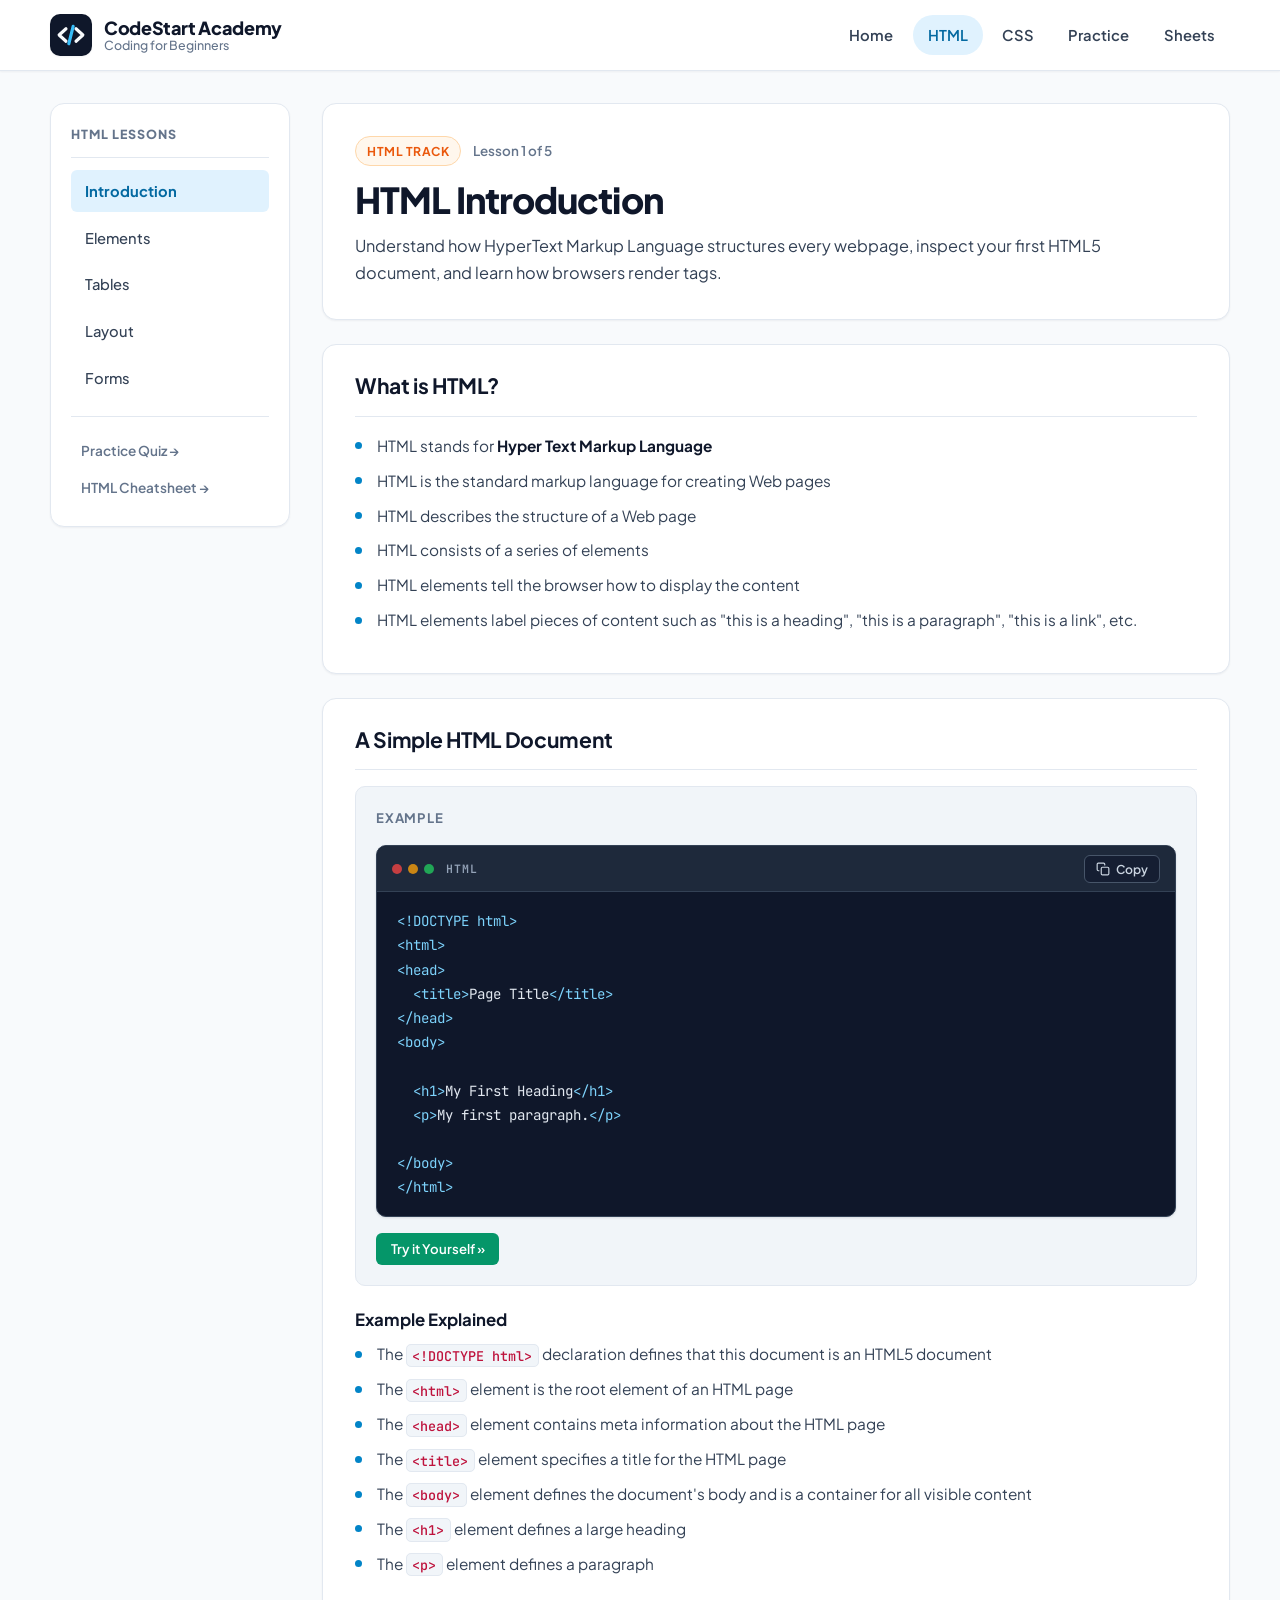
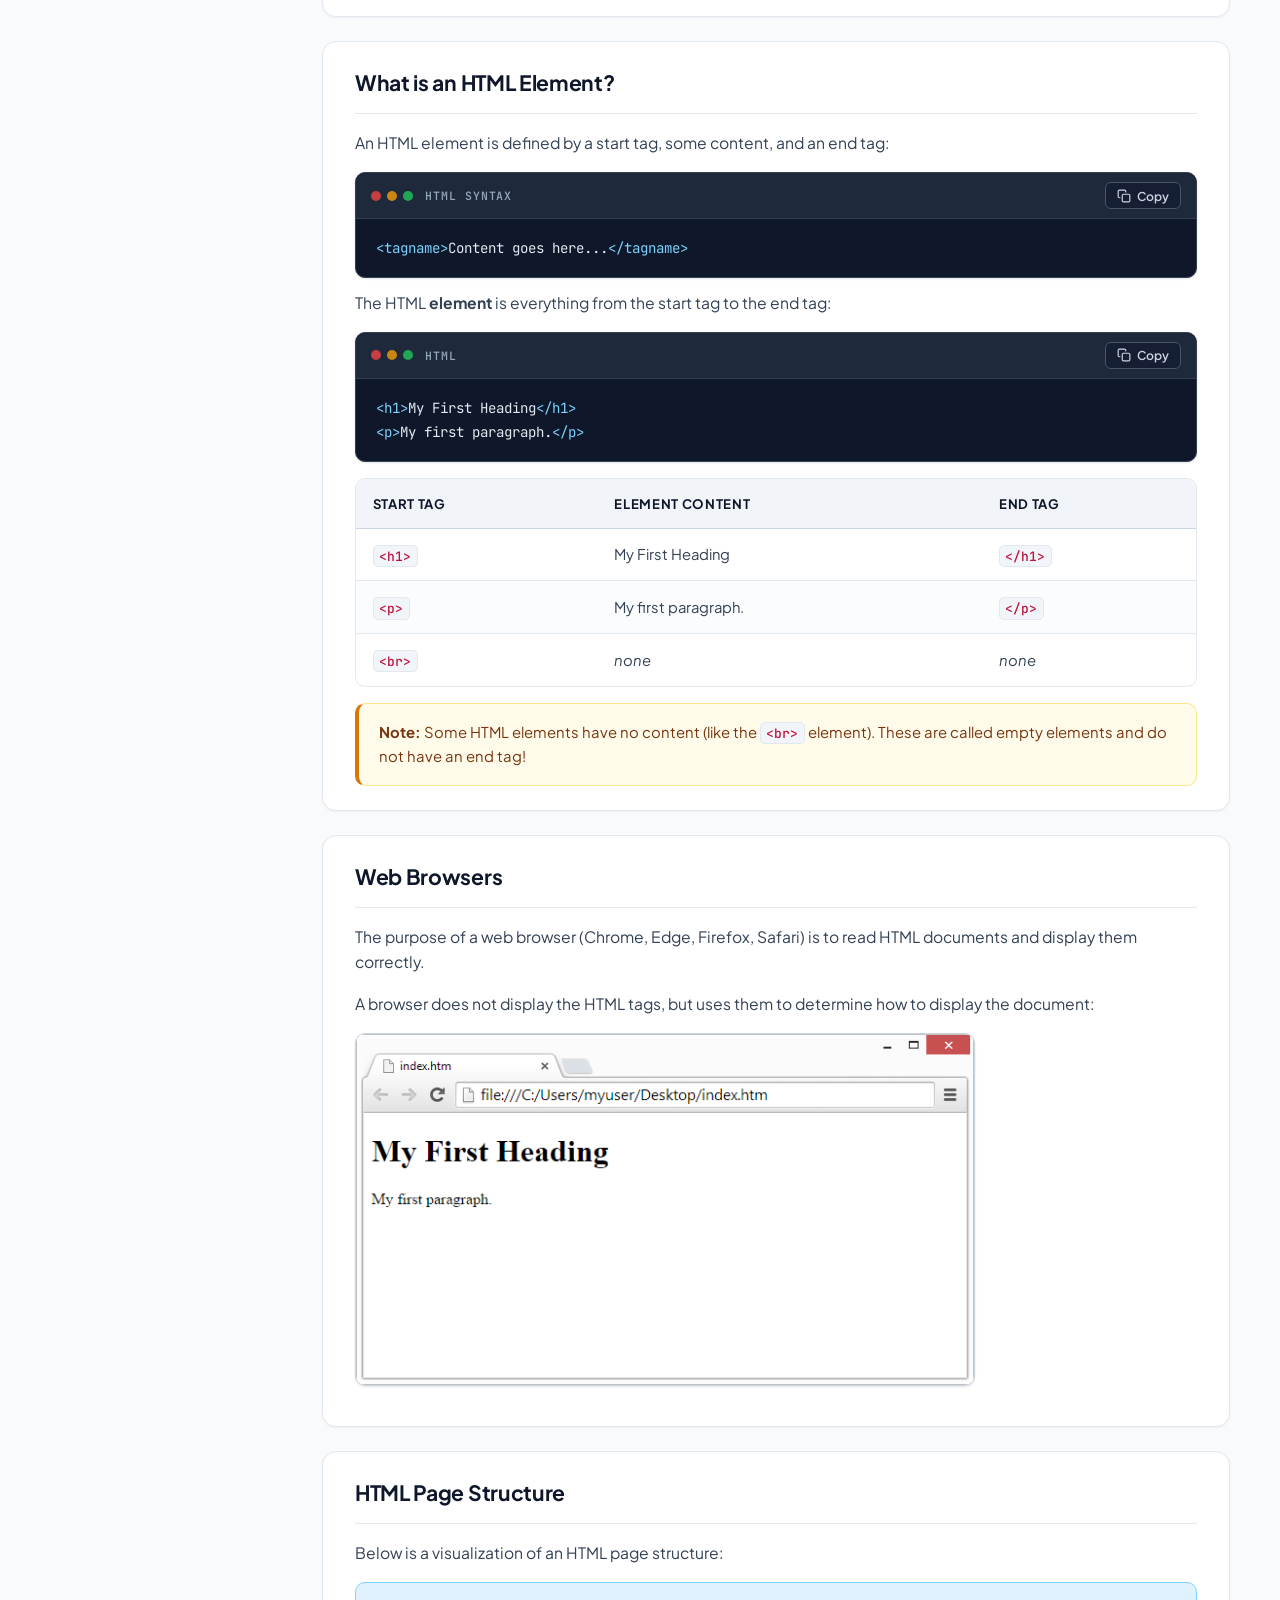
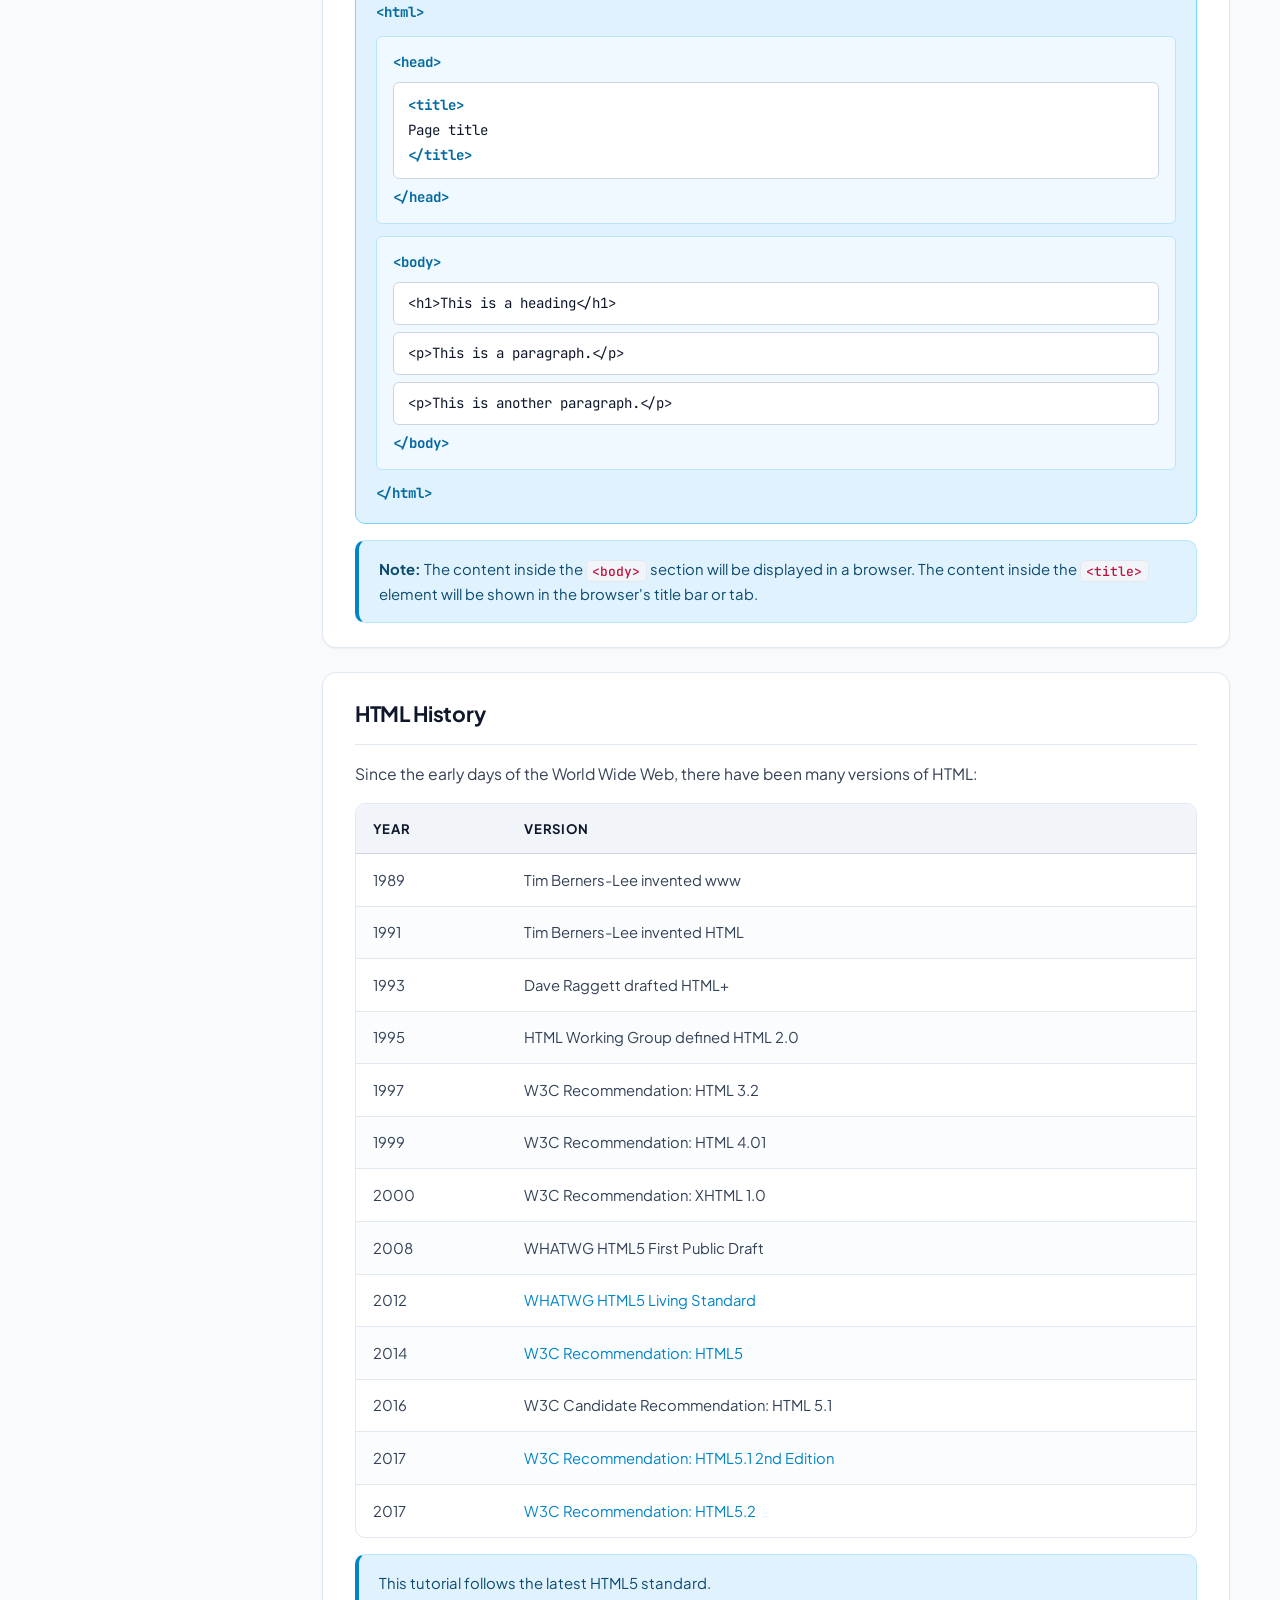
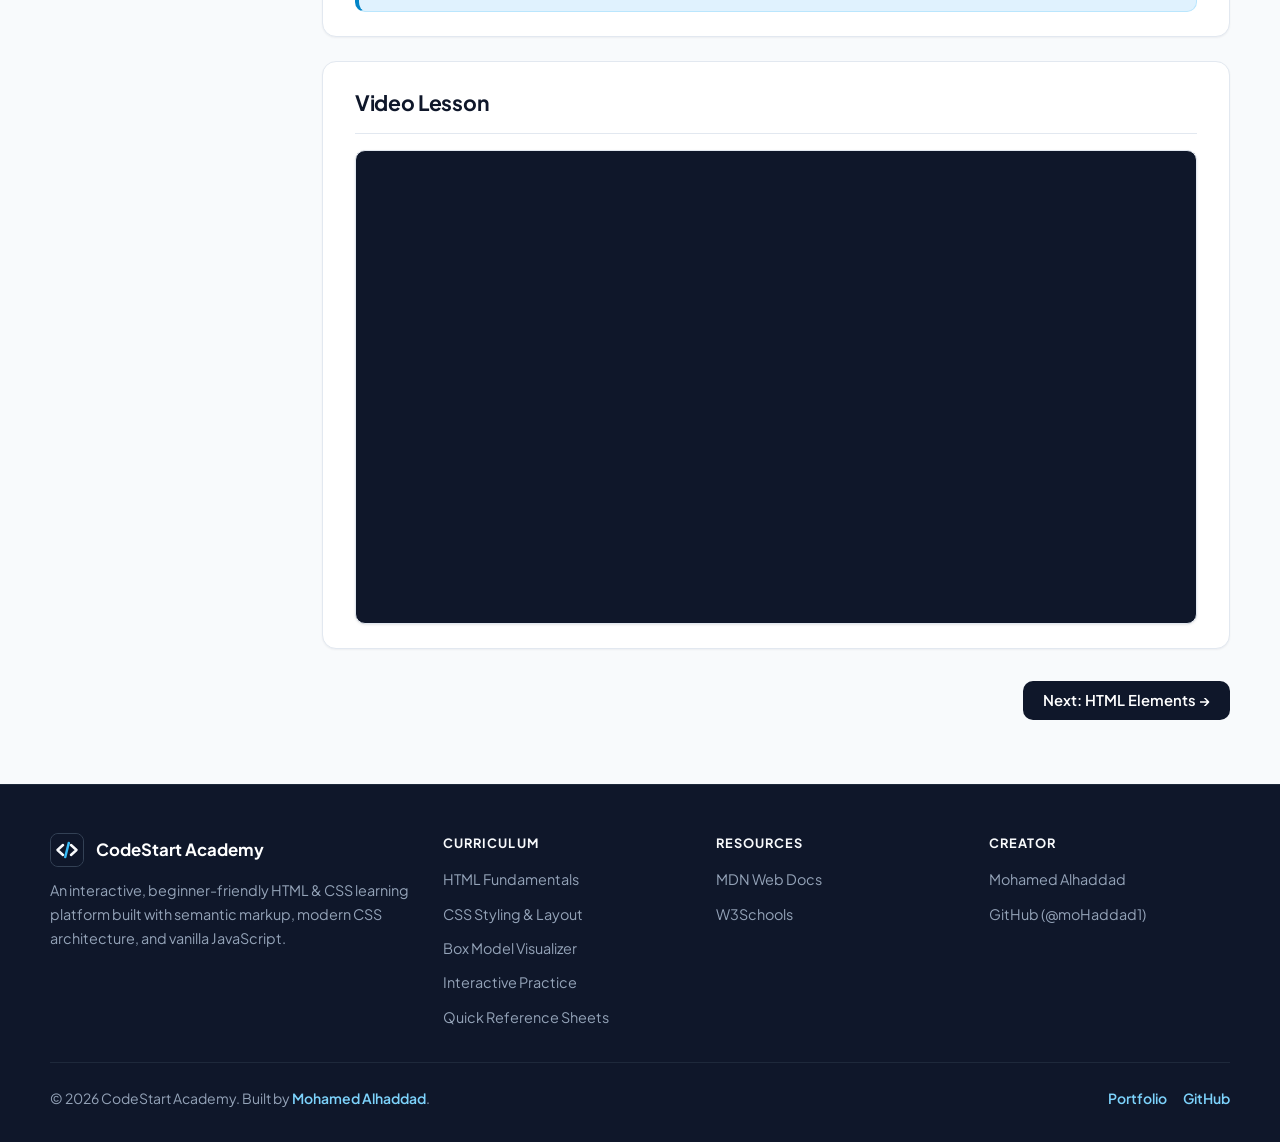
<file: html-intro.html>
<!DOCTYPE html>
<html lang="en">
<head>
  <meta charset="UTF-8">
  <meta name="viewport" content="width=device-width, initial-scale=1.0">
  <meta name="description" content="Learn what HTML is, how HTML elements and document structure work, and explore the evolution of HTML5.">
  <meta name="author" content="Mohamed Alhaddad">
  <title>CodeStart Academy — HTML Introduction</title>
  <link rel="preconnect" href="https://fonts.googleapis.com">
  <link rel="preconnect" href="https://fonts.gstatic.com" crossorigin>
  <link href="https://fonts.googleapis.com/css2?family=JetBrains+Mono:wght@400;500;600;700&amp;family=Plus+Jakarta+Sans:wght@400;500;600;700;800&amp;display=swap" rel="stylesheet">
  <link rel="stylesheet" href="assets/css/styles.css">
  <link rel="icon" type="image/svg+xml" href="favicon.svg">
  <script src="assets/js/app.js" defer></script>
</head>

<body>
<div class="page-wrapper">

  <header class="top-bar">
    <div class="container top-bar-inner">
      <a href="index.html" class="site-brand">
        <span class="site-logo-box">
          <img src="favicon.svg" alt="CodeStart Academy Logo" width="42" height="42">
        </span>
        <span class="site-brand-text">
          <span class="site-title">CodeStart Academy</span>
          <span class="site-subtitle">Coding for Beginners</span>
        </span>
      </a>

      <button type="button" class="nav-toggle" aria-expanded="false" aria-controls="primary-navigation" aria-label="Open navigation menu">
        <svg viewBox="0 0 24 24" fill="none" stroke="currentColor" stroke-width="2" stroke-linecap="round" stroke-linejoin="round" aria-hidden="true">
          <line x1="3" y1="6" x2="21" y2="6"></line>
          <line x1="3" y1="12" x2="21" y2="12"></line>
          <line x1="3" y1="18" x2="21" y2="18"></line>
        </svg>
      </button>

      <nav class="main-nav" id="primary-navigation" aria-label="Primary">
        <ul>
          <li><a href="index.html">Home</a></li>
          <li><a href="html-intro.html" class="active">HTML</a></li>
          <li><a href="css-intro.html">CSS</a></li>
          <li><a href="exercises.html">Practice</a></li>
          <li><a href="cheatsheets.html">Sheets</a></li>
        </ul>
      </nav>
    </div>
  </header>

  <main class="page-content">
    <div class="lesson-layout">

      <aside class="lesson-sidebar" aria-label="HTML lessons">
        <h2 class="sidebar-title">HTML Lessons</h2>
        <ul class="sidebar-links">
          <li><a href="html-intro.html" class="active">Introduction</a></li>
          <li><a href="html-elements.html">Elements</a></li>
          <li><a href="html-tables.html">Tables</a></li>
          <li><a href="html-layout.html">Layout</a></li>
          <li><a href="html-forms.html">Forms</a></li>
        </ul>
        <div class="sidebar-divider"></div>
        <a href="exercises.html" class="sidebar-secondary-link">Practice Quiz &rarr;</a>
        <a href="cheatsheets.html" class="sidebar-secondary-link">HTML Cheatsheet &rarr;</a>
      </aside>

      <div class="lesson-content">

        <header class="lesson-header">
          <div class="lesson-header-meta">
            <span class="badge badge-html">HTML Track</span>
            <span class="lesson-step-label">Lesson 1 of 5</span>
          </div>
          <h1 class="lesson-page-title">HTML Introduction</h1>
          <p class="lesson-page-lead">Understand how HyperText Markup Language structures every webpage, inspect your first HTML5 document, and learn how browsers render tags.</p>
        </header>

        <section class="lesson-section">
          <h2 class="lesson-title">What is HTML?</h2>
          <ul class="lesson-list">
            <li>HTML stands for <strong>Hyper Text Markup Language</strong></li>
            <li>HTML is the standard markup language for creating Web pages</li>
            <li>HTML describes the structure of a Web page</li>
            <li>HTML consists of a series of elements</li>
            <li>HTML elements tell the browser how to display the content</li>
            <li>HTML elements label pieces of content such as "this is a heading", "this is a paragraph", "this is a link", etc.</li>
          </ul>
        </section>

        <section class="lesson-section">
          <h2 class="lesson-title">A Simple HTML Document</h2>

          <div class="example-box">
            <div class="example-box-header">
              <span class="example-label">Example</span>
            </div>
            <div class="code-card" data-lang="HTML">
              <pre><code><span class="tok-tag">&lt;!DOCTYPE html&gt;</span>
<span class="tok-tag">&lt;html&gt;</span>
<span class="tok-tag">&lt;head&gt;</span>
  <span class="tok-tag">&lt;title&gt;</span>Page Title<span class="tok-tag">&lt;/title&gt;</span>
<span class="tok-tag">&lt;/head&gt;</span>
<span class="tok-tag">&lt;body&gt;</span>

  <span class="tok-tag">&lt;h1&gt;</span>My First Heading<span class="tok-tag">&lt;/h1&gt;</span>
  <span class="tok-tag">&lt;p&gt;</span>My first paragraph.<span class="tok-tag">&lt;/p&gt;</span>

<span class="tok-tag">&lt;/body&gt;</span>
<span class="tok-tag">&lt;/html&gt;</span></code></pre>
            </div>
            <div class="example-actions">
              <a href="https://www.w3schools.com/html/tryit.asp?filename=tryhtml_intro" target="_blank" rel="noopener noreferrer" class="btn btn-success btn-sm">Try it Yourself &raquo;</a>
            </div>
          </div>

          <h3 class="lesson-subtitle">Example Explained</h3>
          <ul class="lesson-list">
            <li>The <code>&lt;!DOCTYPE html&gt;</code> declaration defines that this document is an HTML5 document</li>
            <li>The <code>&lt;html&gt;</code> element is the root element of an HTML page</li>
            <li>The <code>&lt;head&gt;</code> element contains meta information about the HTML page</li>
            <li>The <code>&lt;title&gt;</code> element specifies a title for the HTML page</li>
            <li>The <code>&lt;body&gt;</code> element defines the document's body and is a container for all visible content</li>
            <li>The <code>&lt;h1&gt;</code> element defines a large heading</li>
            <li>The <code>&lt;p&gt;</code> element defines a paragraph</li>
          </ul>
        </section>

        <section class="lesson-section">
          <h2 class="lesson-title">What is an HTML Element?</h2>

          <p class="lesson-text">An HTML element is defined by a start tag, some content, and an end tag:</p>

          <div class="syntax-strip">
            <div class="code-card" data-lang="HTML Syntax">
              <pre><code><span class="tok-tag">&lt;tagname&gt;</span>Content goes here...<span class="tok-tag">&lt;/tagname&gt;</span></code></pre>
            </div>
          </div>

          <p class="lesson-text">The HTML <strong>element</strong> is everything from the start tag to the end tag:</p>

          <div class="syntax-strip">
            <div class="code-card" data-lang="HTML">
              <pre><code><span class="tok-tag">&lt;h1&gt;</span>My First Heading<span class="tok-tag">&lt;/h1&gt;</span>
<span class="tok-tag">&lt;p&gt;</span>My first paragraph.<span class="tok-tag">&lt;/p&gt;</span></code></pre>
            </div>
          </div>

          <div class="table-scroll">
            <table class="lesson-table">
              <thead>
                <tr>
                  <th>Start tag</th>
                  <th>Element content</th>
                  <th>End tag</th>
                </tr>
              </thead>
              <tbody>
                <tr>
                  <td><code>&lt;h1&gt;</code></td>
                  <td>My First Heading</td>
                  <td><code>&lt;/h1&gt;</code></td>
                </tr>
                <tr>
                  <td><code>&lt;p&gt;</code></td>
                  <td>My first paragraph.</td>
                  <td><code>&lt;/p&gt;</code></td>
                </tr>
                <tr>
                  <td><code>&lt;br&gt;</code></td>
                  <td><em>none</em></td>
                  <td><em>none</em></td>
                </tr>
              </tbody>
            </table>
          </div>

          <div class="note-box">
            <p><strong>Note:</strong> Some HTML elements have no content (like the <code>&lt;br&gt;</code> element). These are called empty elements and do not have an end tag!</p>
          </div>
        </section>

        <section class="lesson-section">
          <h2 class="lesson-title">Web Browsers</h2>
          <p class="lesson-text">The purpose of a web browser (Chrome, Edge, Firefox, Safari) is to read HTML documents and display them correctly.</p>
          <p class="lesson-text">A browser does not display the HTML tags, but uses them to determine how to display the document:</p>

          <div class="browser-mockup">
            <img src="assets/images/firstWeb-html.png" alt="Web browser displaying an HTML page with a heading and paragraph">
          </div>
        </section>

        <section class="lesson-section">
          <h2 class="lesson-title">HTML Page Structure</h2>
          <p class="lesson-text">Below is a visualization of an HTML page structure:</p>

          <div class="structure-diagram">
            <div class="structure-outer">
              <span class="struct-tag">&lt;html&gt;</span>

              <div class="structure-inner">
                <span class="struct-tag">&lt;head&gt;</span>
                <div class="structure-box">
                  <span class="struct-tag">&lt;title&gt;</span>Page title<span class="struct-tag">&lt;/title&gt;</span>
                </div>
                <span class="struct-tag">&lt;/head&gt;</span>
              </div>

              <div class="structure-inner">
                <span class="struct-tag">&lt;body&gt;</span>
                <div class="structure-box">&lt;h1&gt;This is a heading&lt;/h1&gt;</div>
                <div class="structure-box">&lt;p&gt;This is a paragraph.&lt;/p&gt;</div>
                <div class="structure-box">&lt;p&gt;This is another paragraph.&lt;/p&gt;</div>
                <span class="struct-tag">&lt;/body&gt;</span>
              </div>

              <span class="struct-tag">&lt;/html&gt;</span>
            </div>
          </div>

          <div class="note-box note-info">
            <p><strong>Note:</strong> The content inside the <code>&lt;body&gt;</code> section will be displayed in a browser. The content inside the <code>&lt;title&gt;</code> element will be shown in the browser's title bar or tab.</p>
          </div>
        </section>

        <section class="lesson-section">
          <h2 class="lesson-title">HTML History</h2>
          <p class="lesson-text">Since the early days of the World Wide Web, there have been many versions of HTML:</p>

          <div class="table-scroll">
            <table class="lesson-table">
              <thead>
                <tr>
                  <th>Year</th>
                  <th>Version</th>
                </tr>
              </thead>
              <tbody>
                <tr><td>1989</td><td>Tim Berners-Lee invented www</td></tr>
                <tr><td>1991</td><td>Tim Berners-Lee invented HTML</td></tr>
                <tr><td>1993</td><td>Dave Raggett drafted HTML+</td></tr>
                <tr><td>1995</td><td>HTML Working Group defined HTML 2.0</td></tr>
                <tr><td>1997</td><td>W3C Recommendation: HTML 3.2</td></tr>
                <tr><td>1999</td><td>W3C Recommendation: HTML 4.01</td></tr>
                <tr><td>2000</td><td>W3C Recommendation: XHTML 1.0</td></tr>
                <tr><td>2008</td><td>WHATWG HTML5 First Public Draft</td></tr>
                <tr><td>2012</td><td><a href="https://html.spec.whatwg.org/multipage/" target="_blank" rel="noopener noreferrer">WHATWG HTML5 Living Standard</a></td></tr>
                <tr><td>2014</td><td><a href="https://www.w3.org/TR/html5/" target="_blank" rel="noopener noreferrer">W3C Recommendation: HTML5</a></td></tr>
                <tr><td>2016</td><td>W3C Candidate Recommendation: HTML 5.1</td></tr>
                <tr><td>2017</td><td><a href="https://www.w3.org/TR/html51/" target="_blank" rel="noopener noreferrer">W3C Recommendation: HTML5.1 2nd Edition</a></td></tr>
                <tr><td>2017</td><td><a href="https://www.w3.org/TR/html52/" target="_blank" rel="noopener noreferrer">W3C Recommendation: HTML5.2</a></td></tr>
              </tbody>
            </table>
          </div>

          <div class="note-box note-info">
            <p>This tutorial follows the latest HTML5 standard.</p>
          </div>
        </section>

        <section class="lesson-section">
          <h2 class="lesson-title">Video Lesson</h2>
          <div class="lesson-video-wrapper">
            <iframe src="https://www.youtube.com/embed/it1rTvBcfRg?si=RNph4nLI3Ahp1BVe" title="HTML Introduction Video Lesson" loading="lazy" allow="accelerometer; autoplay; clipboard-write; encrypted-media; gyroscope; picture-in-picture; web-share" referrerpolicy="strict-origin-when-cross-origin" allowfullscreen></iframe>
          </div>
        </section>

        <nav class="lesson-nav-btns is-end-only" aria-label="Lesson navigation">
          <a href="html-elements.html" class="btn btn-dark">Next: HTML Elements &rarr;</a>
        </nav>

      </div>
    </div>
  </main>

  <footer class="site-footer">
    <div class="container">
      <div class="footer-grid">
        <div>
          <div class="footer-brand-title">
            <img src="favicon.svg" alt="CodeStart Academy" width="34" height="34">
            <span>CodeStart Academy</span>
          </div>
          <p class="footer-description">An interactive, beginner-friendly HTML &amp; CSS learning platform built with semantic markup, modern CSS architecture, and vanilla JavaScript.</p>
        </div>

        <div>
          <h3>Curriculum</h3>
          <ul class="footer-links">
            <li><a href="html-intro.html">HTML Fundamentals</a></li>
            <li><a href="css-intro.html">CSS Styling &amp; Layout</a></li>
            <li><a href="css-boxmodel.html">Box Model Visualizer</a></li>
            <li><a href="exercises.html">Interactive Practice</a></li>
            <li><a href="cheatsheets.html">Quick Reference Sheets</a></li>
          </ul>
        </div>

        <div>
          <h3>Resources</h3>
          <ul class="footer-links">
            <li><a href="https://developer.mozilla.org/" target="_blank" rel="noopener noreferrer">MDN Web Docs</a></li>
            <li><a href="https://www.w3schools.com/" target="_blank" rel="noopener noreferrer">W3Schools</a></li>
          </ul>
        </div>

        <div>
          <h3>Creator</h3>
          <ul class="footer-links">
            <li><a href="https://mohamedalhaddad.com" target="_blank" rel="noopener noreferrer">Mohamed Alhaddad</a></li>
            <li><a href="https://github.com/moHaddad1" target="_blank" rel="noopener noreferrer">GitHub (@moHaddad1)</a></li>
          </ul>
        </div>
      </div>

      <div class="footer-bottom">
        <p>&copy; 2026 CodeStart Academy. Built by <a href="https://mohamedalhaddad.com" target="_blank" rel="noopener noreferrer">Mohamed Alhaddad</a>.</p>
        <div class="footer-credit-links">
          <a href="https://mohamedalhaddad.com" target="_blank" rel="noopener noreferrer">Portfolio</a>
          <a href="https://github.com/moHaddad1" target="_blank" rel="noopener noreferrer">GitHub</a>
        </div>
      </div>
    </div>
  </footer>

</div>
</body>
</html>
</file>
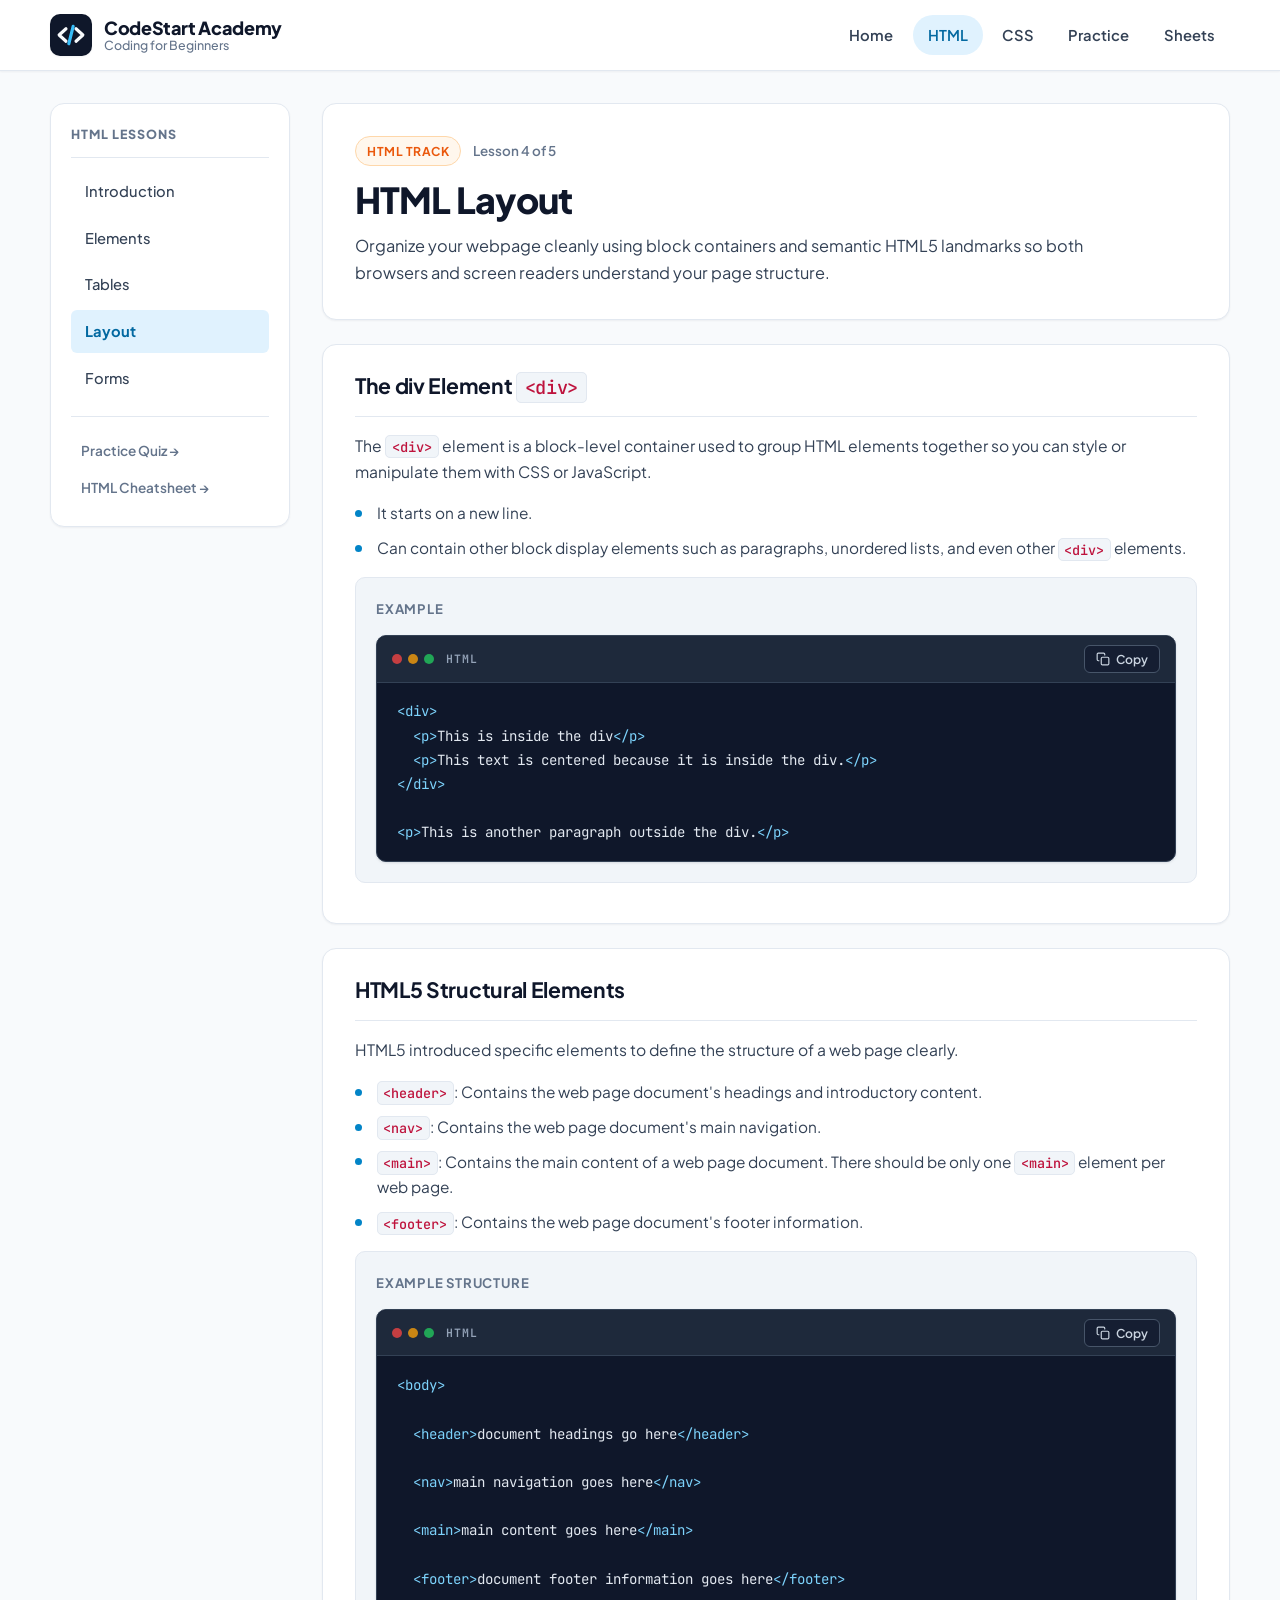
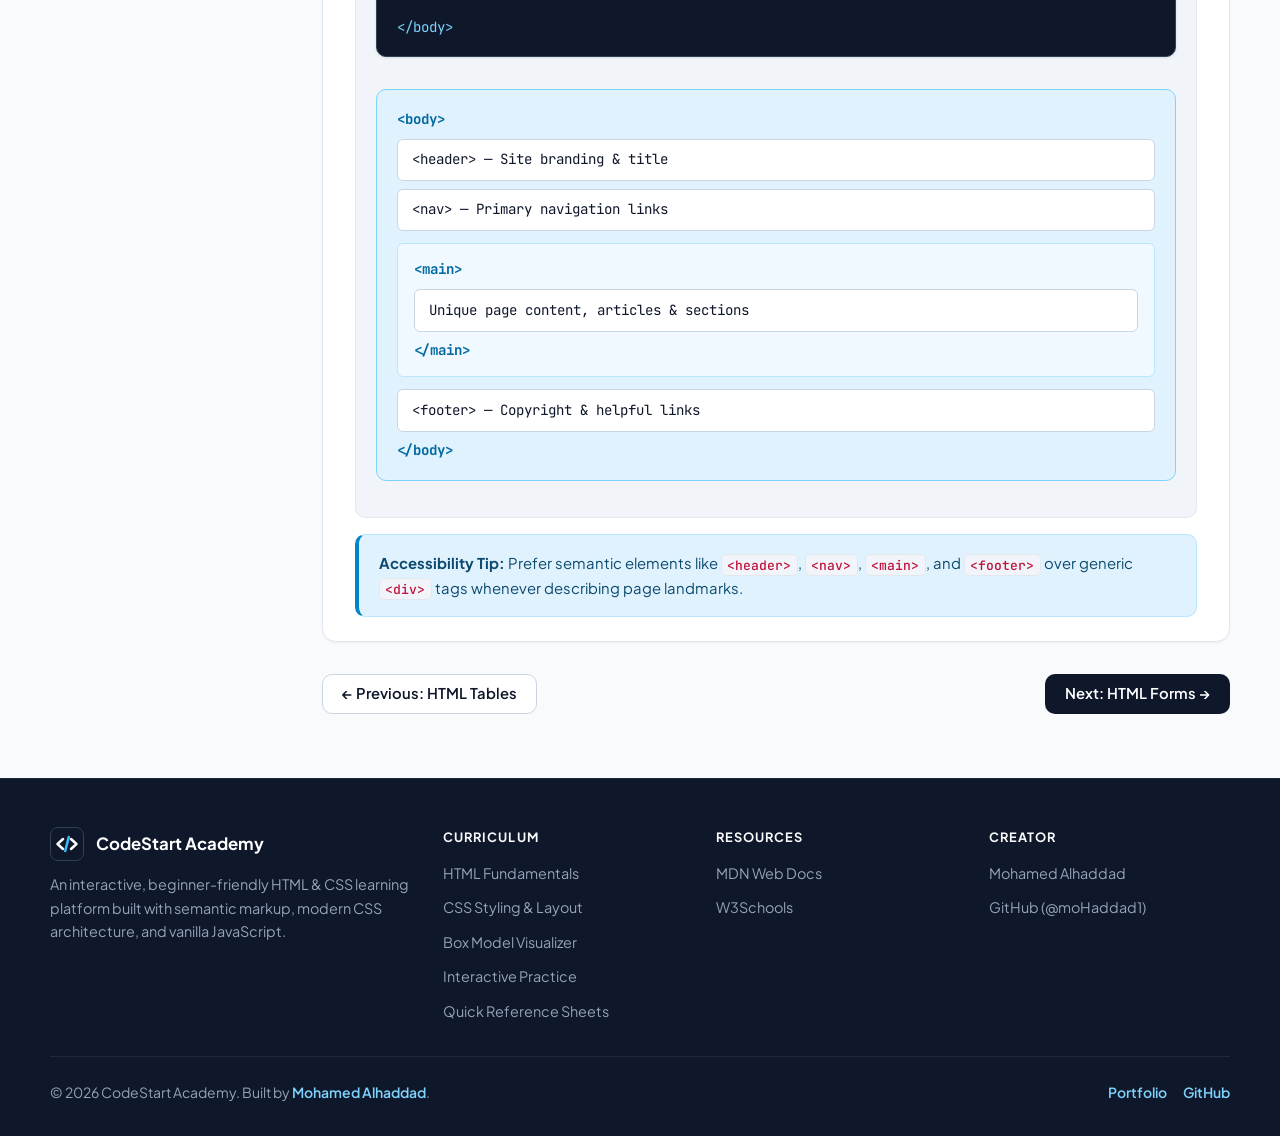
<file: html-layout.html>
<!DOCTYPE html>
<html lang="en">
<head>
  <meta charset="UTF-8">
  <meta name="viewport" content="width=device-width, initial-scale=1.0">
  <meta name="description" content="Learn how to organize page sections using the div container and semantic HTML5 structural elements like header, nav, main, and footer.">
  <meta name="author" content="Mohamed Alhaddad">
  <title>CodeStart Academy — HTML Layout</title>
  <link rel="preconnect" href="https://fonts.googleapis.com">
  <link rel="preconnect" href="https://fonts.gstatic.com" crossorigin>
  <link href="https://fonts.googleapis.com/css2?family=JetBrains+Mono:wght@400;500;600;700&amp;family=Plus+Jakarta+Sans:wght@400;500;600;700;800&amp;display=swap" rel="stylesheet">
  <link rel="stylesheet" href="assets/css/styles.css">
  <link rel="icon" type="image/svg+xml" href="favicon.svg">
  <script src="assets/js/app.js" defer></script>
</head>

<body>
<div class="page-wrapper">

  <header class="top-bar">
    <div class="container top-bar-inner">
      <a href="index.html" class="site-brand">
        <span class="site-logo-box">
          <img src="favicon.svg" alt="CodeStart Academy Logo" width="42" height="42">
        </span>
        <span class="site-brand-text">
          <span class="site-title">CodeStart Academy</span>
          <span class="site-subtitle">Coding for Beginners</span>
        </span>
      </a>

      <button type="button" class="nav-toggle" aria-expanded="false" aria-controls="primary-navigation" aria-label="Open navigation menu">
        <svg viewBox="0 0 24 24" fill="none" stroke="currentColor" stroke-width="2" stroke-linecap="round" stroke-linejoin="round" aria-hidden="true">
          <line x1="3" y1="6" x2="21" y2="6"></line>
          <line x1="3" y1="12" x2="21" y2="12"></line>
          <line x1="3" y1="18" x2="21" y2="18"></line>
        </svg>
      </button>

      <nav class="main-nav" id="primary-navigation" aria-label="Primary">
        <ul>
          <li><a href="index.html">Home</a></li>
          <li><a href="html-intro.html" class="active">HTML</a></li>
          <li><a href="css-intro.html">CSS</a></li>
          <li><a href="exercises.html">Practice</a></li>
          <li><a href="cheatsheets.html">Sheets</a></li>
        </ul>
      </nav>
    </div>
  </header>

  <main class="page-content">
    <div class="lesson-layout">

      <aside class="lesson-sidebar" aria-label="HTML lessons">
        <h2 class="sidebar-title">HTML Lessons</h2>
        <ul class="sidebar-links">
          <li><a href="html-intro.html">Introduction</a></li>
          <li><a href="html-elements.html">Elements</a></li>
          <li><a href="html-tables.html">Tables</a></li>
          <li><a href="html-layout.html" class="active">Layout</a></li>
          <li><a href="html-forms.html">Forms</a></li>
        </ul>
        <div class="sidebar-divider"></div>
        <a href="exercises.html" class="sidebar-secondary-link">Practice Quiz &rarr;</a>
        <a href="cheatsheets.html" class="sidebar-secondary-link">HTML Cheatsheet &rarr;</a>
      </aside>

      <div class="lesson-content">

        <header class="lesson-header">
          <div class="lesson-header-meta">
            <span class="badge badge-html">HTML Track</span>
            <span class="lesson-step-label">Lesson 4 of 5</span>
          </div>
          <h1 class="lesson-page-title">HTML Layout</h1>
          <p class="lesson-page-lead">Organize your webpage cleanly using block containers and semantic HTML5 landmarks so both browsers and screen readers understand your page structure.</p>
        </header>

        <section class="lesson-section">
          <h2 class="lesson-title">The div Element <code>&lt;div&gt;</code></h2>
          <p class="lesson-text">The <code>&lt;div&gt;</code> element is a block-level container used to group HTML elements together so you can style or manipulate them with CSS or JavaScript.</p>

          <ul class="lesson-list">
            <li>It starts on a new line.</li>
            <li>Can contain other block display elements such as paragraphs, unordered lists, and even other <code>&lt;div&gt;</code> elements.</li>
          </ul>

          <div class="example-box">
            <div class="example-box-header">
              <span class="example-label">Example</span>
            </div>
            <div class="code-card" data-lang="HTML">
              <pre><code><span class="tok-tag">&lt;div&gt;</span>
  <span class="tok-tag">&lt;p&gt;</span>This is inside the div<span class="tok-tag">&lt;/p&gt;</span>
  <span class="tok-tag">&lt;p&gt;</span>This text is centered because it is inside the div.<span class="tok-tag">&lt;/p&gt;</span>
<span class="tok-tag">&lt;/div&gt;</span>

<span class="tok-tag">&lt;p&gt;</span>This is another paragraph outside the div.<span class="tok-tag">&lt;/p&gt;</span></code></pre>
            </div>
          </div>
        </section>

        <section class="lesson-section">
          <h2 class="lesson-title">HTML5 Structural Elements</h2>
          <p class="lesson-text">HTML5 introduced specific elements to define the structure of a web page clearly.</p>

          <ul class="lesson-list">
            <li><strong><code>&lt;header&gt;</code></strong>: Contains the web page document's headings and introductory content.</li>
            <li><strong><code>&lt;nav&gt;</code></strong>: Contains the web page document's main navigation.</li>
            <li><strong><code>&lt;main&gt;</code></strong>: Contains the main content of a web page document. There should be only one <code>&lt;main&gt;</code> element per web page.</li>
            <li><strong><code>&lt;footer&gt;</code></strong>: Contains the web page document's footer information.</li>
          </ul>

          <div class="example-box">
            <div class="example-box-header">
              <span class="example-label">Example Structure</span>
            </div>
            <div class="code-card" data-lang="HTML">
              <pre><code><span class="tok-tag">&lt;body&gt;</span>

  <span class="tok-tag">&lt;header&gt;</span>document headings go here<span class="tok-tag">&lt;/header&gt;</span>

  <span class="tok-tag">&lt;nav&gt;</span>main navigation goes here<span class="tok-tag">&lt;/nav&gt;</span>

  <span class="tok-tag">&lt;main&gt;</span>main content goes here<span class="tok-tag">&lt;/main&gt;</span>

  <span class="tok-tag">&lt;footer&gt;</span>document footer information goes here<span class="tok-tag">&lt;/footer&gt;</span>

<span class="tok-tag">&lt;/body&gt;</span></code></pre>
            </div>

            <div class="structure-diagram" aria-label="Visual layout of semantic HTML5 landmarks">
              <div class="structure-outer">
                <span class="struct-tag">&lt;body&gt;</span>
                <div class="structure-box">&lt;header&gt; — Site branding &amp; title</div>
                <div class="structure-box">&lt;nav&gt; — Primary navigation links</div>
                <div class="structure-inner">
                  <span class="struct-tag">&lt;main&gt;</span>
                  <div class="structure-box">Unique page content, articles &amp; sections</div>
                  <span class="struct-tag">&lt;/main&gt;</span>
                </div>
                <div class="structure-box">&lt;footer&gt; — Copyright &amp; helpful links</div>
                <span class="struct-tag">&lt;/body&gt;</span>
              </div>
            </div>
          </div>

          <div class="note-box note-info">
            <p><strong>Accessibility Tip:</strong> Prefer semantic elements like <code>&lt;header&gt;</code>, <code>&lt;nav&gt;</code>, <code>&lt;main&gt;</code>, and <code>&lt;footer&gt;</code> over generic <code>&lt;div&gt;</code> tags whenever describing page landmarks.</p>
          </div>
        </section>

        <nav class="lesson-nav-btns" aria-label="Lesson navigation">
          <a href="html-tables.html" class="btn btn-secondary">&larr; Previous: HTML Tables</a>
          <a href="html-forms.html" class="btn btn-dark">Next: HTML Forms &rarr;</a>
        </nav>

      </div>
    </div>
  </main>

  <footer class="site-footer">
    <div class="container">
      <div class="footer-grid">
        <div>
          <div class="footer-brand-title">
            <img src="favicon.svg" alt="CodeStart Academy" width="34" height="34">
            <span>CodeStart Academy</span>
          </div>
          <p class="footer-description">An interactive, beginner-friendly HTML &amp; CSS learning platform built with semantic markup, modern CSS architecture, and vanilla JavaScript.</p>
        </div>

        <div>
          <h3>Curriculum</h3>
          <ul class="footer-links">
            <li><a href="html-intro.html">HTML Fundamentals</a></li>
            <li><a href="css-intro.html">CSS Styling &amp; Layout</a></li>
            <li><a href="css-boxmodel.html">Box Model Visualizer</a></li>
            <li><a href="exercises.html">Interactive Practice</a></li>
            <li><a href="cheatsheets.html">Quick Reference Sheets</a></li>
          </ul>
        </div>

        <div>
          <h3>Resources</h3>
          <ul class="footer-links">
            <li><a href="https://developer.mozilla.org/" target="_blank" rel="noopener noreferrer">MDN Web Docs</a></li>
            <li><a href="https://www.w3schools.com/" target="_blank" rel="noopener noreferrer">W3Schools</a></li>
          </ul>
        </div>

        <div>
          <h3>Creator</h3>
          <ul class="footer-links">
            <li><a href="https://mohamedalhaddad.com" target="_blank" rel="noopener noreferrer">Mohamed Alhaddad</a></li>
            <li><a href="https://github.com/moHaddad1" target="_blank" rel="noopener noreferrer">GitHub (@moHaddad1)</a></li>
          </ul>
        </div>
      </div>

      <div class="footer-bottom">
        <p>&copy; 2026 CodeStart Academy. Built by <a href="https://mohamedalhaddad.com" target="_blank" rel="noopener noreferrer">Mohamed Alhaddad</a>.</p>
        <div class="footer-credit-links">
          <a href="https://mohamedalhaddad.com" target="_blank" rel="noopener noreferrer">Portfolio</a>
          <a href="https://github.com/moHaddad1" target="_blank" rel="noopener noreferrer">GitHub</a>
        </div>
      </div>
    </div>
  </footer>

</div>
</body>
</html>
</file>
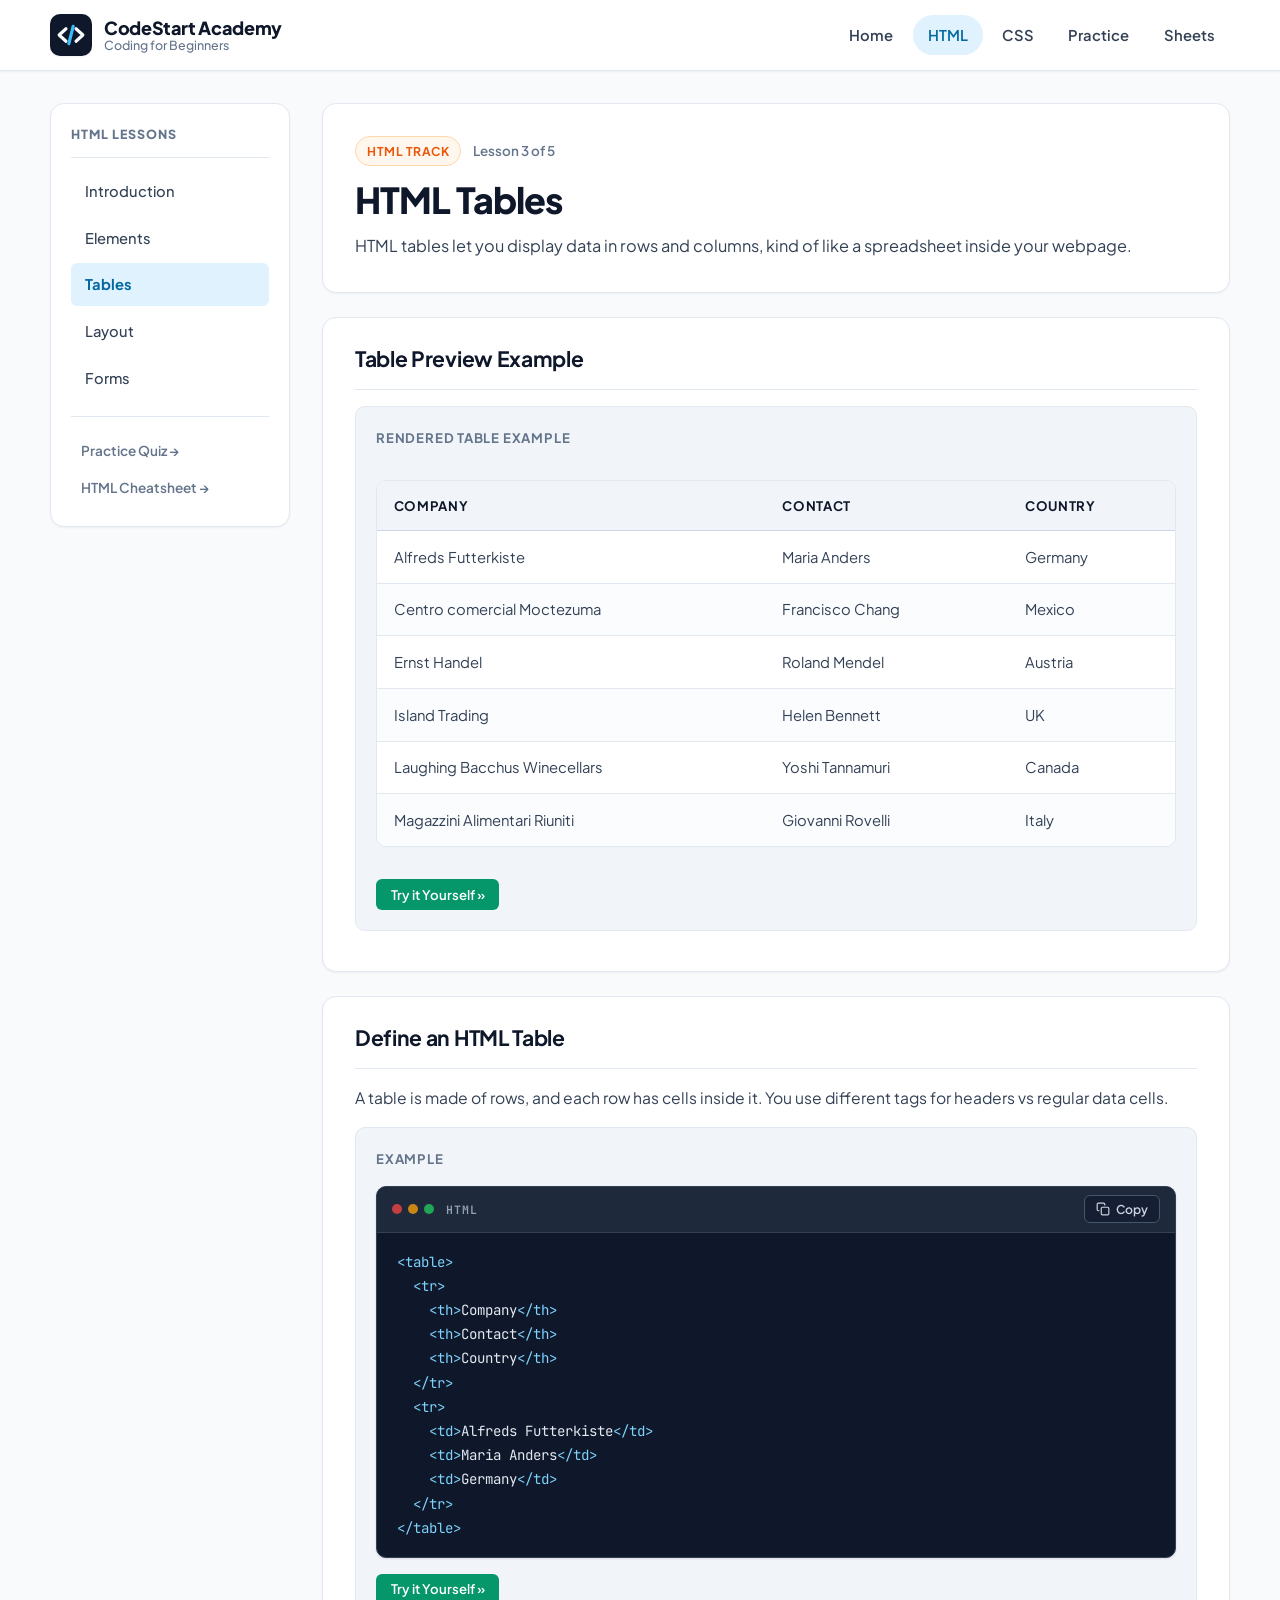
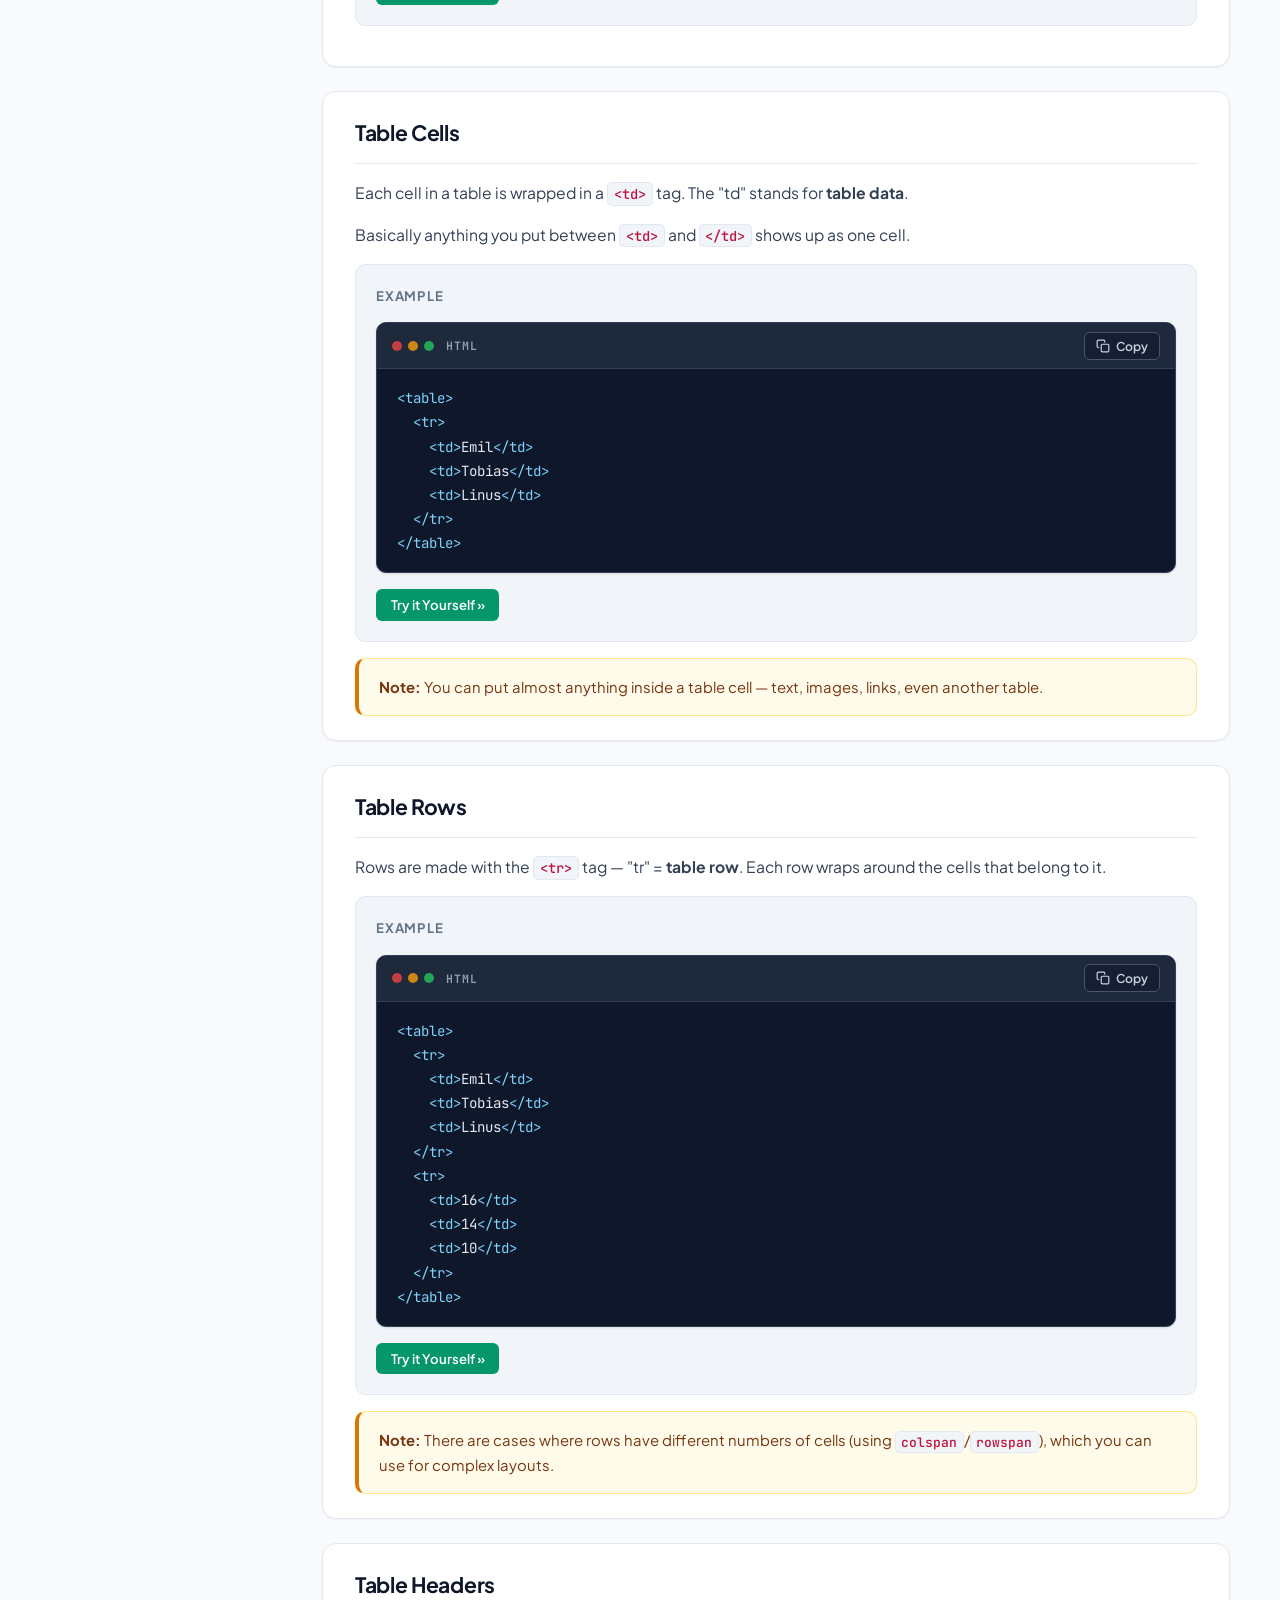
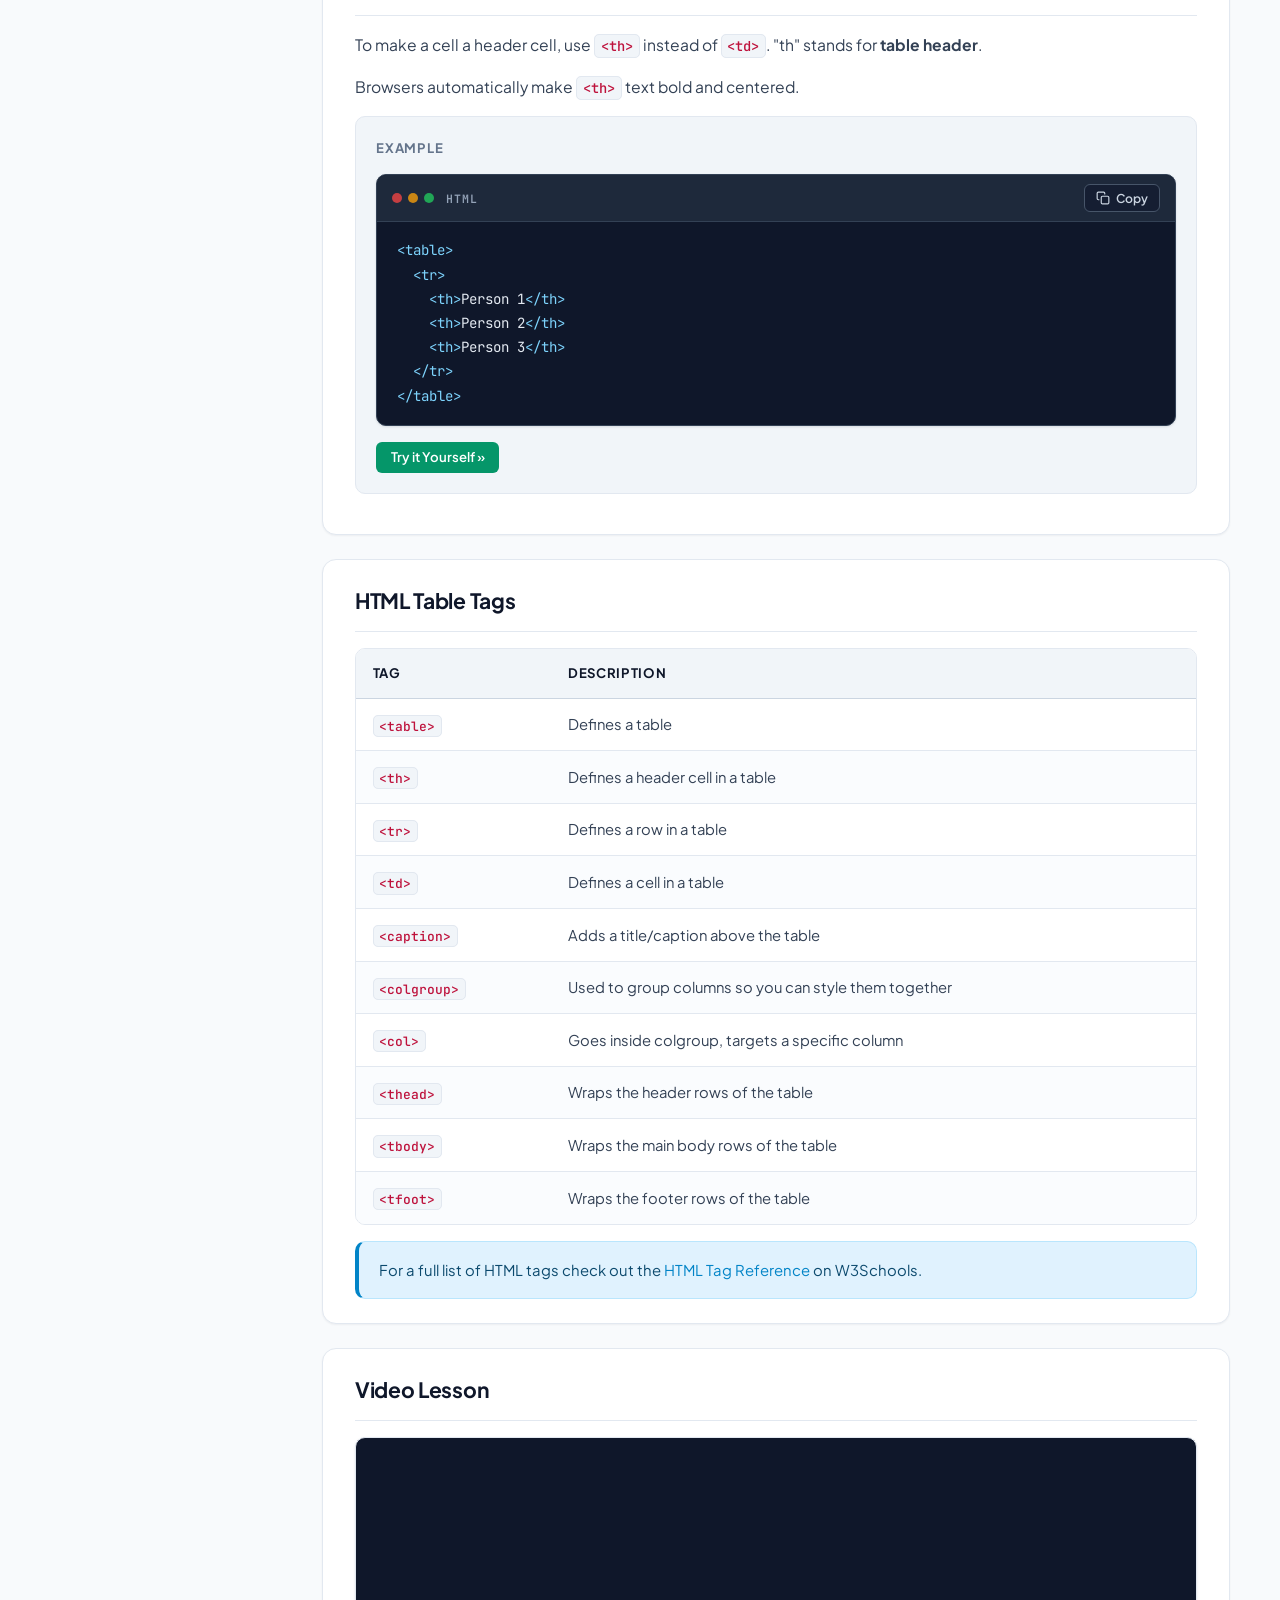
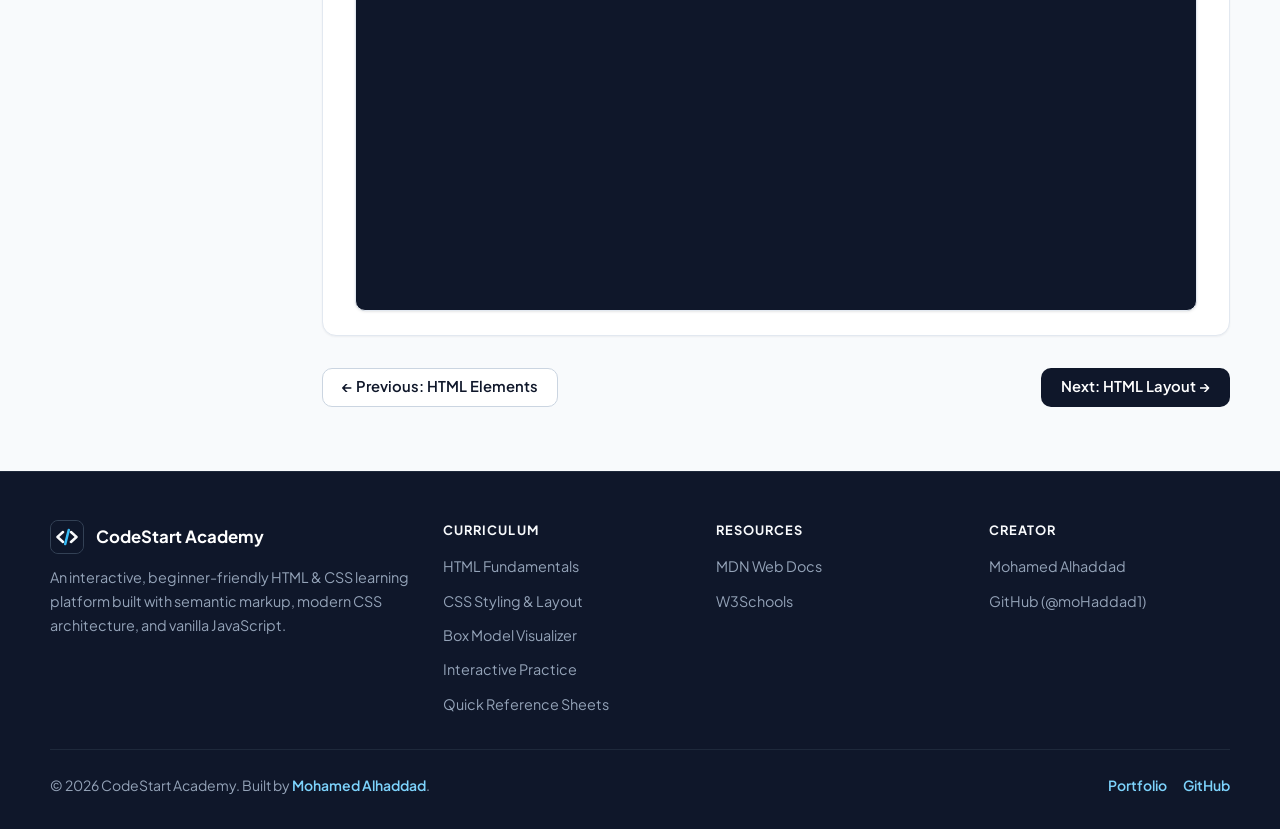
<file: html-tables.html>
<!DOCTYPE html>
<html lang="en">
<head>
  <meta charset="UTF-8">
  <meta name="viewport" content="width=device-width, initial-scale=1.0">
  <meta name="description" content="Learn how to organize structured data in HTML tables using table, tr, th, td, thead, tbody, and tfoot elements.">
  <meta name="author" content="Mohamed Alhaddad">
  <title>CodeStart Academy — HTML Tables</title>
  <link rel="preconnect" href="https://fonts.googleapis.com">
  <link rel="preconnect" href="https://fonts.gstatic.com" crossorigin>
  <link href="https://fonts.googleapis.com/css2?family=JetBrains+Mono:wght@400;500;600;700&amp;family=Plus+Jakarta+Sans:wght@400;500;600;700;800&amp;display=swap" rel="stylesheet">
  <link rel="stylesheet" href="assets/css/styles.css">
  <link rel="icon" type="image/svg+xml" href="favicon.svg">
  <script src="assets/js/app.js" defer></script>
</head>

<body>
<div class="page-wrapper">

  <header class="top-bar">
    <div class="container top-bar-inner">
      <a href="index.html" class="site-brand">
        <span class="site-logo-box">
          <img src="favicon.svg" alt="CodeStart Academy Logo" width="42" height="42">
        </span>
        <span class="site-brand-text">
          <span class="site-title">CodeStart Academy</span>
          <span class="site-subtitle">Coding for Beginners</span>
        </span>
      </a>

      <button type="button" class="nav-toggle" aria-expanded="false" aria-controls="primary-navigation" aria-label="Open navigation menu">
        <svg viewBox="0 0 24 24" fill="none" stroke="currentColor" stroke-width="2" stroke-linecap="round" stroke-linejoin="round" aria-hidden="true">
          <line x1="3" y1="6" x2="21" y2="6"></line>
          <line x1="3" y1="12" x2="21" y2="12"></line>
          <line x1="3" y1="18" x2="21" y2="18"></line>
        </svg>
      </button>

      <nav class="main-nav" id="primary-navigation" aria-label="Primary">
        <ul>
          <li><a href="index.html">Home</a></li>
          <li><a href="html-intro.html" class="active">HTML</a></li>
          <li><a href="css-intro.html">CSS</a></li>
          <li><a href="exercises.html">Practice</a></li>
          <li><a href="cheatsheets.html">Sheets</a></li>
        </ul>
      </nav>
    </div>
  </header>

  <main class="page-content">
    <div class="lesson-layout">

      <aside class="lesson-sidebar" aria-label="HTML lessons">
        <h2 class="sidebar-title">HTML Lessons</h2>
        <ul class="sidebar-links">
          <li><a href="html-intro.html">Introduction</a></li>
          <li><a href="html-elements.html">Elements</a></li>
          <li><a href="html-tables.html" class="active">Tables</a></li>
          <li><a href="html-layout.html">Layout</a></li>
          <li><a href="html-forms.html">Forms</a></li>
        </ul>
        <div class="sidebar-divider"></div>
        <a href="exercises.html" class="sidebar-secondary-link">Practice Quiz &rarr;</a>
        <a href="cheatsheets.html" class="sidebar-secondary-link">HTML Cheatsheet &rarr;</a>
      </aside>

      <div class="lesson-content">

        <header class="lesson-header">
          <div class="lesson-header-meta">
            <span class="badge badge-html">HTML Track</span>
            <span class="lesson-step-label">Lesson 3 of 5</span>
          </div>
          <h1 class="lesson-page-title">HTML Tables</h1>
          <p class="lesson-page-lead">HTML tables let you display data in rows and columns, kind of like a spreadsheet inside your webpage.</p>
        </header>

        <section class="lesson-section">
          <h2 class="lesson-title">Table Preview Example</h2>

          <div class="example-box">
            <div class="example-box-header">
              <span class="example-label">Rendered Table Example</span>
            </div>

            <div class="table-scroll">
              <table class="lesson-table">
                <thead>
                  <tr>
                    <th>Company</th>
                    <th>Contact</th>
                    <th>Country</th>
                  </tr>
                </thead>
                <tbody>
                  <tr>
                    <td>Alfreds Futterkiste</td>
                    <td>Maria Anders</td>
                    <td>Germany</td>
                  </tr>
                  <tr>
                    <td>Centro comercial Moctezuma</td>
                    <td>Francisco Chang</td>
                    <td>Mexico</td>
                  </tr>
                  <tr>
                    <td>Ernst Handel</td>
                    <td>Roland Mendel</td>
                    <td>Austria</td>
                  </tr>
                  <tr>
                    <td>Island Trading</td>
                    <td>Helen Bennett</td>
                    <td>UK</td>
                  </tr>
                  <tr>
                    <td>Laughing Bacchus Winecellars</td>
                    <td>Yoshi Tannamuri</td>
                    <td>Canada</td>
                  </tr>
                  <tr>
                    <td>Magazzini Alimentari Riuniti</td>
                    <td>Giovanni Rovelli</td>
                    <td>Italy</td>
                  </tr>
                </tbody>
              </table>
            </div>

            <div class="example-actions">
              <a href="https://www.w3schools.com/html/tryit.asp?filename=tryhtml_table_intro" target="_blank" rel="noopener noreferrer" class="btn btn-success btn-sm">Try it Yourself &raquo;</a>
            </div>
          </div>
        </section>

        <section class="lesson-section">
          <h2 class="lesson-title">Define an HTML Table</h2>
          <p class="lesson-text">A table is made of rows, and each row has cells inside it. You use different tags for headers vs regular data cells.</p>

          <div class="example-box">
            <div class="example-box-header">
              <span class="example-label">Example</span>
            </div>
            <div class="code-card" data-lang="HTML">
              <pre><code><span class="tok-tag">&lt;table&gt;</span>
  <span class="tok-tag">&lt;tr&gt;</span>
    <span class="tok-tag">&lt;th&gt;</span>Company<span class="tok-tag">&lt;/th&gt;</span>
    <span class="tok-tag">&lt;th&gt;</span>Contact<span class="tok-tag">&lt;/th&gt;</span>
    <span class="tok-tag">&lt;th&gt;</span>Country<span class="tok-tag">&lt;/th&gt;</span>
  <span class="tok-tag">&lt;/tr&gt;</span>
  <span class="tok-tag">&lt;tr&gt;</span>
    <span class="tok-tag">&lt;td&gt;</span>Alfreds Futterkiste<span class="tok-tag">&lt;/td&gt;</span>
    <span class="tok-tag">&lt;td&gt;</span>Maria Anders<span class="tok-tag">&lt;/td&gt;</span>
    <span class="tok-tag">&lt;td&gt;</span>Germany<span class="tok-tag">&lt;/td&gt;</span>
  <span class="tok-tag">&lt;/tr&gt;</span>
<span class="tok-tag">&lt;/table&gt;</span></code></pre>
            </div>
            <div class="example-actions">
              <a href="https://www.w3schools.com/html/tryit.asp?filename=tryhtml_table3" target="_blank" rel="noopener noreferrer" class="btn btn-success btn-sm">Try it Yourself &raquo;</a>
            </div>
          </div>
        </section>

        <section class="lesson-section">
          <h2 class="lesson-title">Table Cells</h2>
          <p class="lesson-text">Each cell in a table is wrapped in a <code>&lt;td&gt;</code> tag. The "td" stands for <strong>table data</strong>.</p>
          <p class="lesson-text">Basically anything you put between <code>&lt;td&gt;</code> and <code>&lt;/td&gt;</code> shows up as one cell.</p>

          <div class="example-box">
            <div class="example-box-header">
              <span class="example-label">Example</span>
            </div>
            <div class="code-card" data-lang="HTML">
              <pre><code><span class="tok-tag">&lt;table&gt;</span>
  <span class="tok-tag">&lt;tr&gt;</span>
    <span class="tok-tag">&lt;td&gt;</span>Emil<span class="tok-tag">&lt;/td&gt;</span>
    <span class="tok-tag">&lt;td&gt;</span>Tobias<span class="tok-tag">&lt;/td&gt;</span>
    <span class="tok-tag">&lt;td&gt;</span>Linus<span class="tok-tag">&lt;/td&gt;</span>
  <span class="tok-tag">&lt;/tr&gt;</span>
<span class="tok-tag">&lt;/table&gt;</span></code></pre>
            </div>
            <div class="example-actions">
              <a href="https://www.w3schools.com/html/tryit.asp?filename=tryhtml_table4" target="_blank" rel="noopener noreferrer" class="btn btn-success btn-sm">Try it Yourself &raquo;</a>
            </div>
          </div>

          <div class="note-box">
            <p><strong>Note:</strong> You can put almost anything inside a table cell — text, images, links, even another table.</p>
          </div>
        </section>

        <section class="lesson-section">
          <h2 class="lesson-title">Table Rows</h2>
          <p class="lesson-text">Rows are made with the <code>&lt;tr&gt;</code> tag — "tr" = <strong>table row</strong>. Each row wraps around the cells that belong to it.</p>

          <div class="example-box">
            <div class="example-box-header">
              <span class="example-label">Example</span>
            </div>
            <div class="code-card" data-lang="HTML">
              <pre><code><span class="tok-tag">&lt;table&gt;</span>
  <span class="tok-tag">&lt;tr&gt;</span>
    <span class="tok-tag">&lt;td&gt;</span>Emil<span class="tok-tag">&lt;/td&gt;</span>
    <span class="tok-tag">&lt;td&gt;</span>Tobias<span class="tok-tag">&lt;/td&gt;</span>
    <span class="tok-tag">&lt;td&gt;</span>Linus<span class="tok-tag">&lt;/td&gt;</span>
  <span class="tok-tag">&lt;/tr&gt;</span>
  <span class="tok-tag">&lt;tr&gt;</span>
    <span class="tok-tag">&lt;td&gt;</span>16<span class="tok-tag">&lt;/td&gt;</span>
    <span class="tok-tag">&lt;td&gt;</span>14<span class="tok-tag">&lt;/td&gt;</span>
    <span class="tok-tag">&lt;td&gt;</span>10<span class="tok-tag">&lt;/td&gt;</span>
  <span class="tok-tag">&lt;/tr&gt;</span>
<span class="tok-tag">&lt;/table&gt;</span></code></pre>
            </div>
            <div class="example-actions">
              <a href="https://www.w3schools.com/html/tryit.asp?filename=tryhtml_table5" target="_blank" rel="noopener noreferrer" class="btn btn-success btn-sm">Try it Yourself &raquo;</a>
            </div>
          </div>

          <div class="note-box">
            <p><strong>Note:</strong> There are cases where rows have different numbers of cells (using <code>colspan</code>/<code>rowspan</code>), which you can use for complex layouts.</p>
          </div>
        </section>

        <section class="lesson-section">
          <h2 class="lesson-title">Table Headers</h2>
          <p class="lesson-text">To make a cell a header cell, use <code>&lt;th&gt;</code> instead of <code>&lt;td&gt;</code>. "th" stands for <strong>table header</strong>.</p>
          <p class="lesson-text">Browsers automatically make <code>&lt;th&gt;</code> text bold and centered.</p>

          <div class="example-box">
            <div class="example-box-header">
              <span class="example-label">Example</span>
            </div>
            <div class="code-card" data-lang="HTML">
              <pre><code><span class="tok-tag">&lt;table&gt;</span>
  <span class="tok-tag">&lt;tr&gt;</span>
    <span class="tok-tag">&lt;th&gt;</span>Person 1<span class="tok-tag">&lt;/th&gt;</span>
    <span class="tok-tag">&lt;th&gt;</span>Person 2<span class="tok-tag">&lt;/th&gt;</span>
    <span class="tok-tag">&lt;th&gt;</span>Person 3<span class="tok-tag">&lt;/th&gt;</span>
  <span class="tok-tag">&lt;/tr&gt;</span>
<span class="tok-tag">&lt;/table&gt;</span></code></pre>
            </div>
            <div class="example-actions">
              <a href="https://www.w3schools.com/html/tryit.asp?filename=tryhtml_table6" target="_blank" rel="noopener noreferrer" class="btn btn-success btn-sm">Try it Yourself &raquo;</a>
            </div>
          </div>
        </section>

        <section class="lesson-section">
          <h2 class="lesson-title">HTML Table Tags</h2>

          <div class="table-scroll">
            <table class="lesson-table">
              <thead>
                <tr>
                  <th>Tag</th>
                  <th>Description</th>
                </tr>
              </thead>
              <tbody>
                <tr><td><code>&lt;table&gt;</code></td><td>Defines a table</td></tr>
                <tr><td><code>&lt;th&gt;</code></td><td>Defines a header cell in a table</td></tr>
                <tr><td><code>&lt;tr&gt;</code></td><td>Defines a row in a table</td></tr>
                <tr><td><code>&lt;td&gt;</code></td><td>Defines a cell in a table</td></tr>
                <tr><td><code>&lt;caption&gt;</code></td><td>Adds a title/caption above the table</td></tr>
                <tr><td><code>&lt;colgroup&gt;</code></td><td>Used to group columns so you can style them together</td></tr>
                <tr><td><code>&lt;col&gt;</code></td><td>Goes inside colgroup, targets a specific column</td></tr>
                <tr><td><code>&lt;thead&gt;</code></td><td>Wraps the header rows of the table</td></tr>
                <tr><td><code>&lt;tbody&gt;</code></td><td>Wraps the main body rows of the table</td></tr>
                <tr><td><code>&lt;tfoot&gt;</code></td><td>Wraps the footer rows of the table</td></tr>
              </tbody>
            </table>
          </div>

          <div class="note-box note-info">
            <p>For a full list of HTML tags check out the <a href="https://www.w3schools.com/tags/default.asp" target="_blank" rel="noopener noreferrer">HTML Tag Reference</a> on W3Schools.</p>
          </div>
        </section>

        <section class="lesson-section">
          <h2 class="lesson-title">Video Lesson</h2>
          <div class="lesson-video-wrapper">
            <iframe src="https://www.youtube.com/embed/e62D-aayveY" title="HTML Tables Video Lesson" loading="lazy" allow="accelerometer; autoplay; clipboard-write; encrypted-media; gyroscope; picture-in-picture; web-share" referrerpolicy="strict-origin-when-cross-origin" allowfullscreen></iframe>
          </div>
        </section>

        <nav class="lesson-nav-btns" aria-label="Lesson navigation">
          <a href="html-elements.html" class="btn btn-secondary">&larr; Previous: HTML Elements</a>
          <a href="html-layout.html" class="btn btn-dark">Next: HTML Layout &rarr;</a>
        </nav>

      </div>
    </div>
  </main>

  <footer class="site-footer">
    <div class="container">
      <div class="footer-grid">
        <div>
          <div class="footer-brand-title">
            <img src="favicon.svg" alt="CodeStart Academy" width="34" height="34">
            <span>CodeStart Academy</span>
          </div>
          <p class="footer-description">An interactive, beginner-friendly HTML &amp; CSS learning platform built with semantic markup, modern CSS architecture, and vanilla JavaScript.</p>
        </div>

        <div>
          <h3>Curriculum</h3>
          <ul class="footer-links">
            <li><a href="html-intro.html">HTML Fundamentals</a></li>
            <li><a href="css-intro.html">CSS Styling &amp; Layout</a></li>
            <li><a href="css-boxmodel.html">Box Model Visualizer</a></li>
            <li><a href="exercises.html">Interactive Practice</a></li>
            <li><a href="cheatsheets.html">Quick Reference Sheets</a></li>
          </ul>
        </div>

        <div>
          <h3>Resources</h3>
          <ul class="footer-links">
            <li><a href="https://developer.mozilla.org/" target="_blank" rel="noopener noreferrer">MDN Web Docs</a></li>
            <li><a href="https://www.w3schools.com/" target="_blank" rel="noopener noreferrer">W3Schools</a></li>
          </ul>
        </div>

        <div>
          <h3>Creator</h3>
          <ul class="footer-links">
            <li><a href="https://mohamedalhaddad.com" target="_blank" rel="noopener noreferrer">Mohamed Alhaddad</a></li>
            <li><a href="https://github.com/moHaddad1" target="_blank" rel="noopener noreferrer">GitHub (@moHaddad1)</a></li>
          </ul>
        </div>
      </div>

      <div class="footer-bottom">
        <p>&copy; 2026 CodeStart Academy. Built by <a href="https://mohamedalhaddad.com" target="_blank" rel="noopener noreferrer">Mohamed Alhaddad</a>.</p>
        <div class="footer-credit-links">
          <a href="https://mohamedalhaddad.com" target="_blank" rel="noopener noreferrer">Portfolio</a>
          <a href="https://github.com/moHaddad1" target="_blank" rel="noopener noreferrer">GitHub</a>
        </div>
      </div>
    </div>
  </footer>

</div>
</body>
</html>
</file>
<file: assets/css/styles.css>
@import url('./tokens.css');
@import url('./base.css');
@import url('./components.css');
@import url('./pages.css');
</file>
